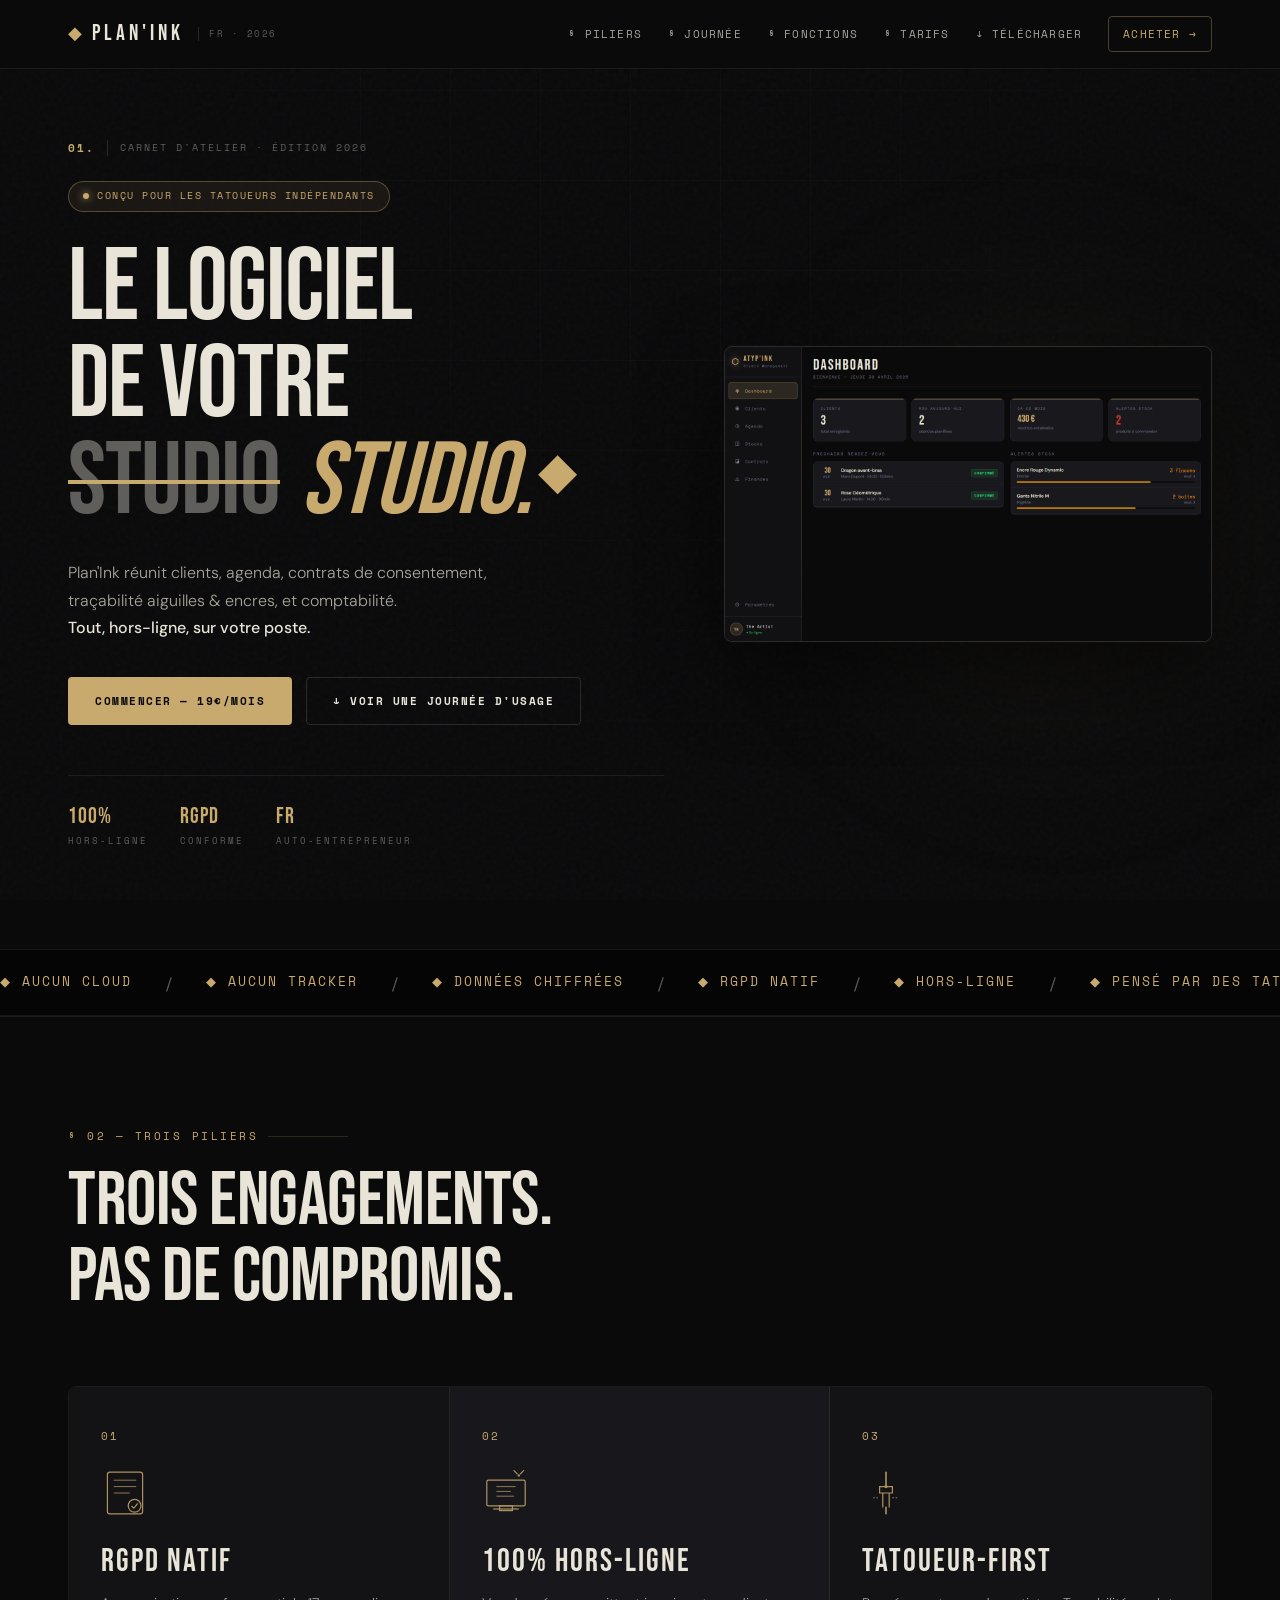
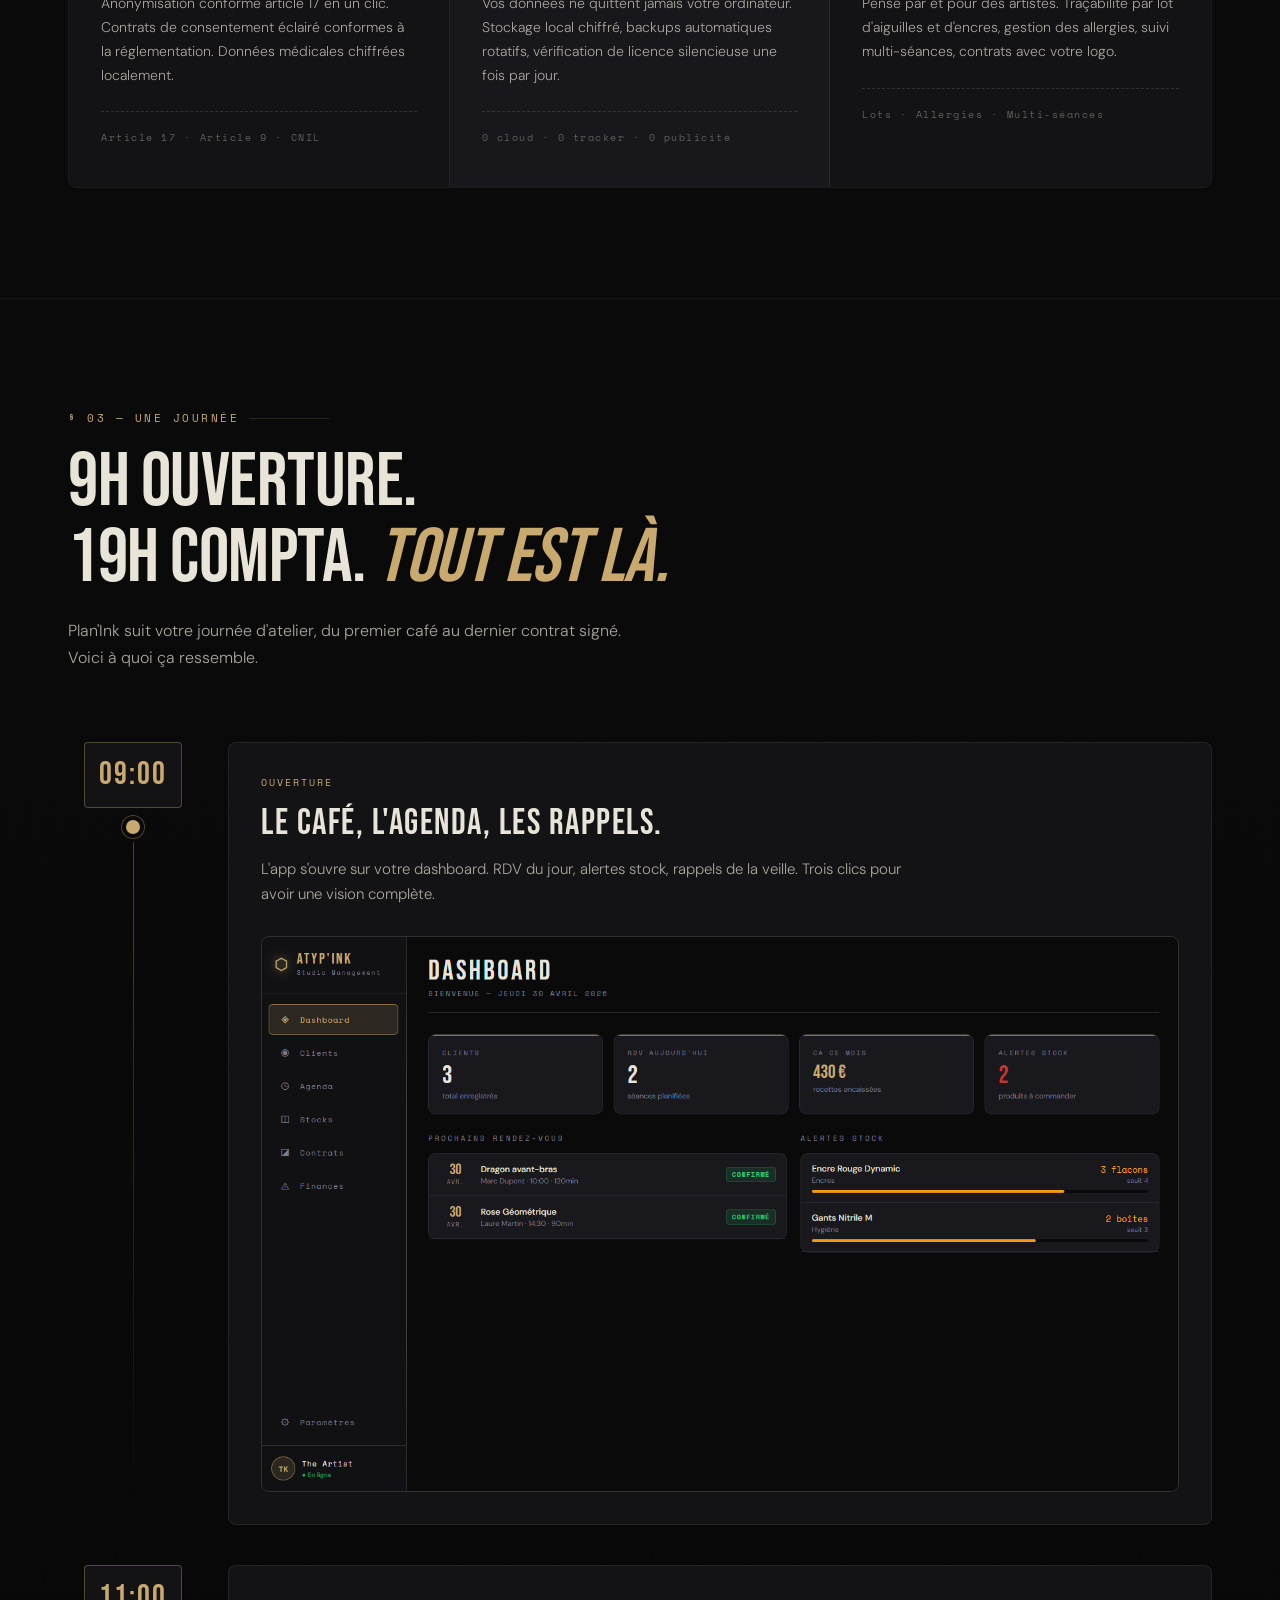
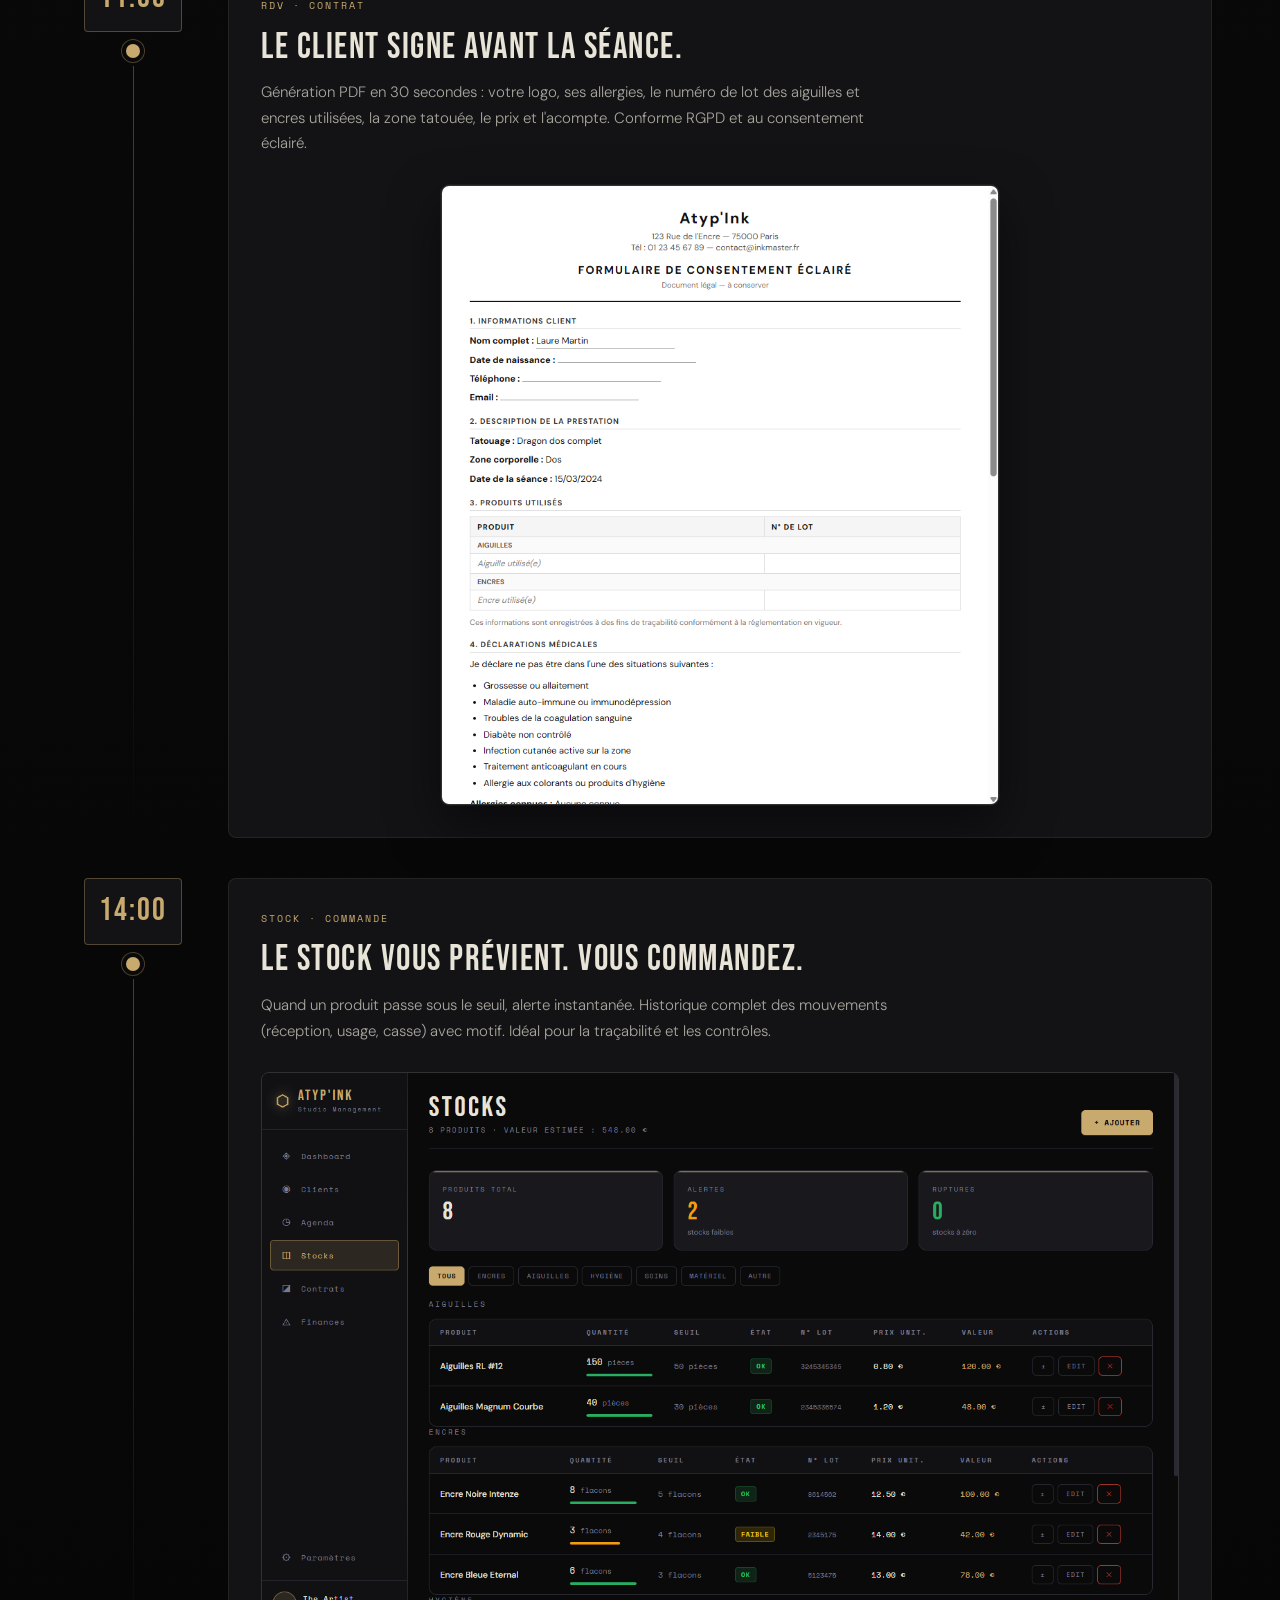
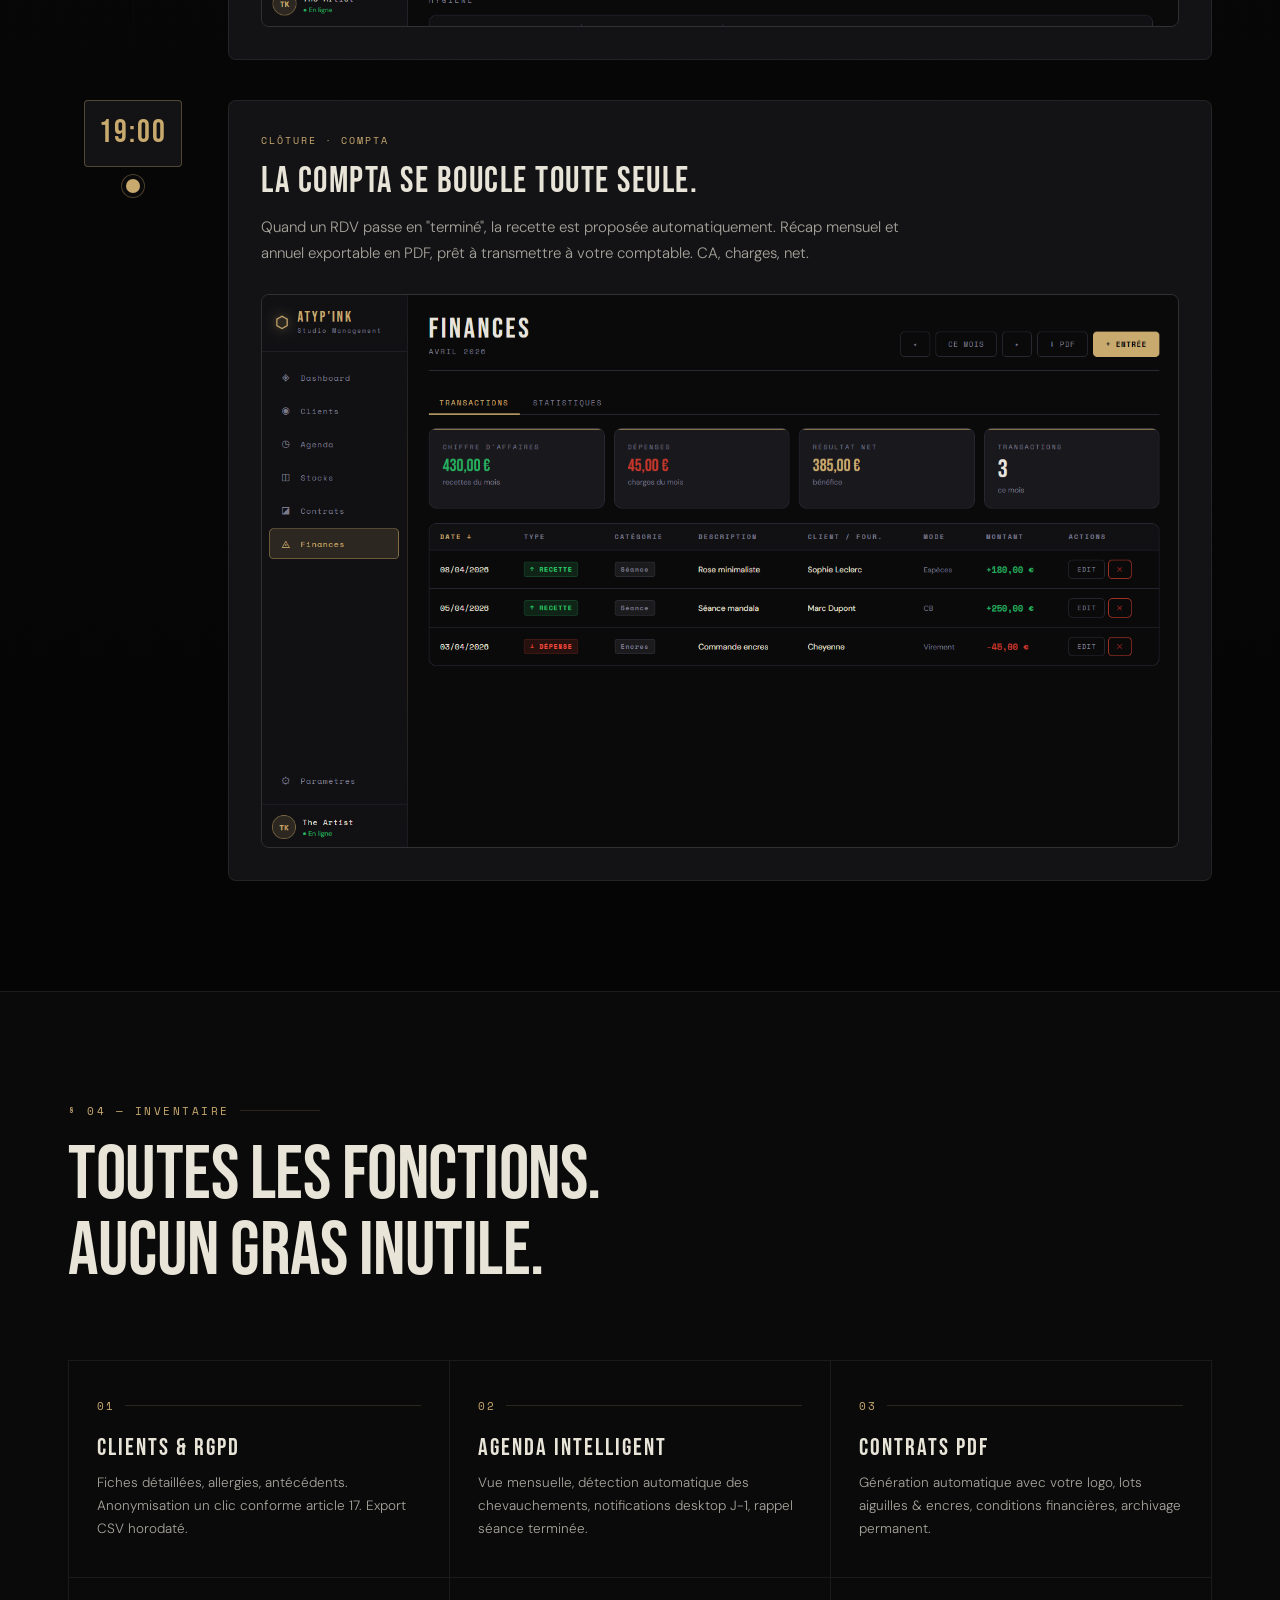
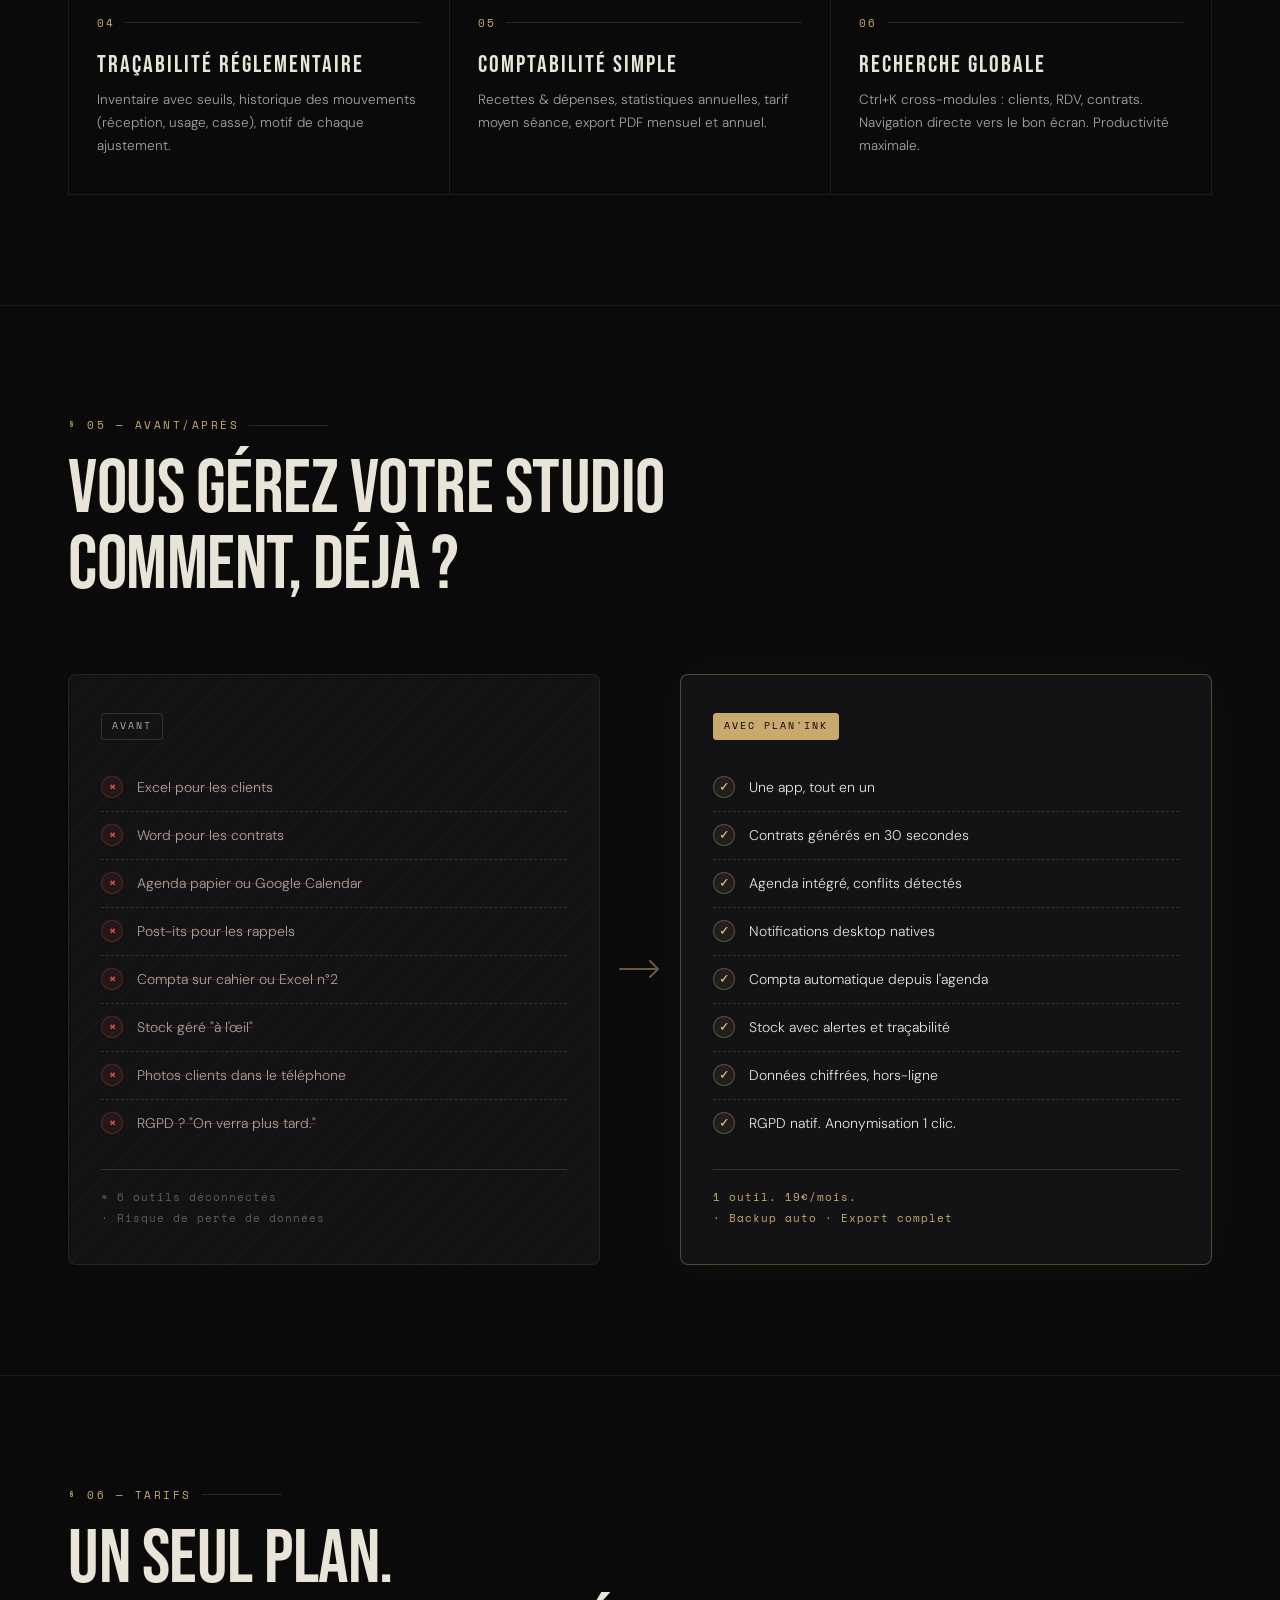
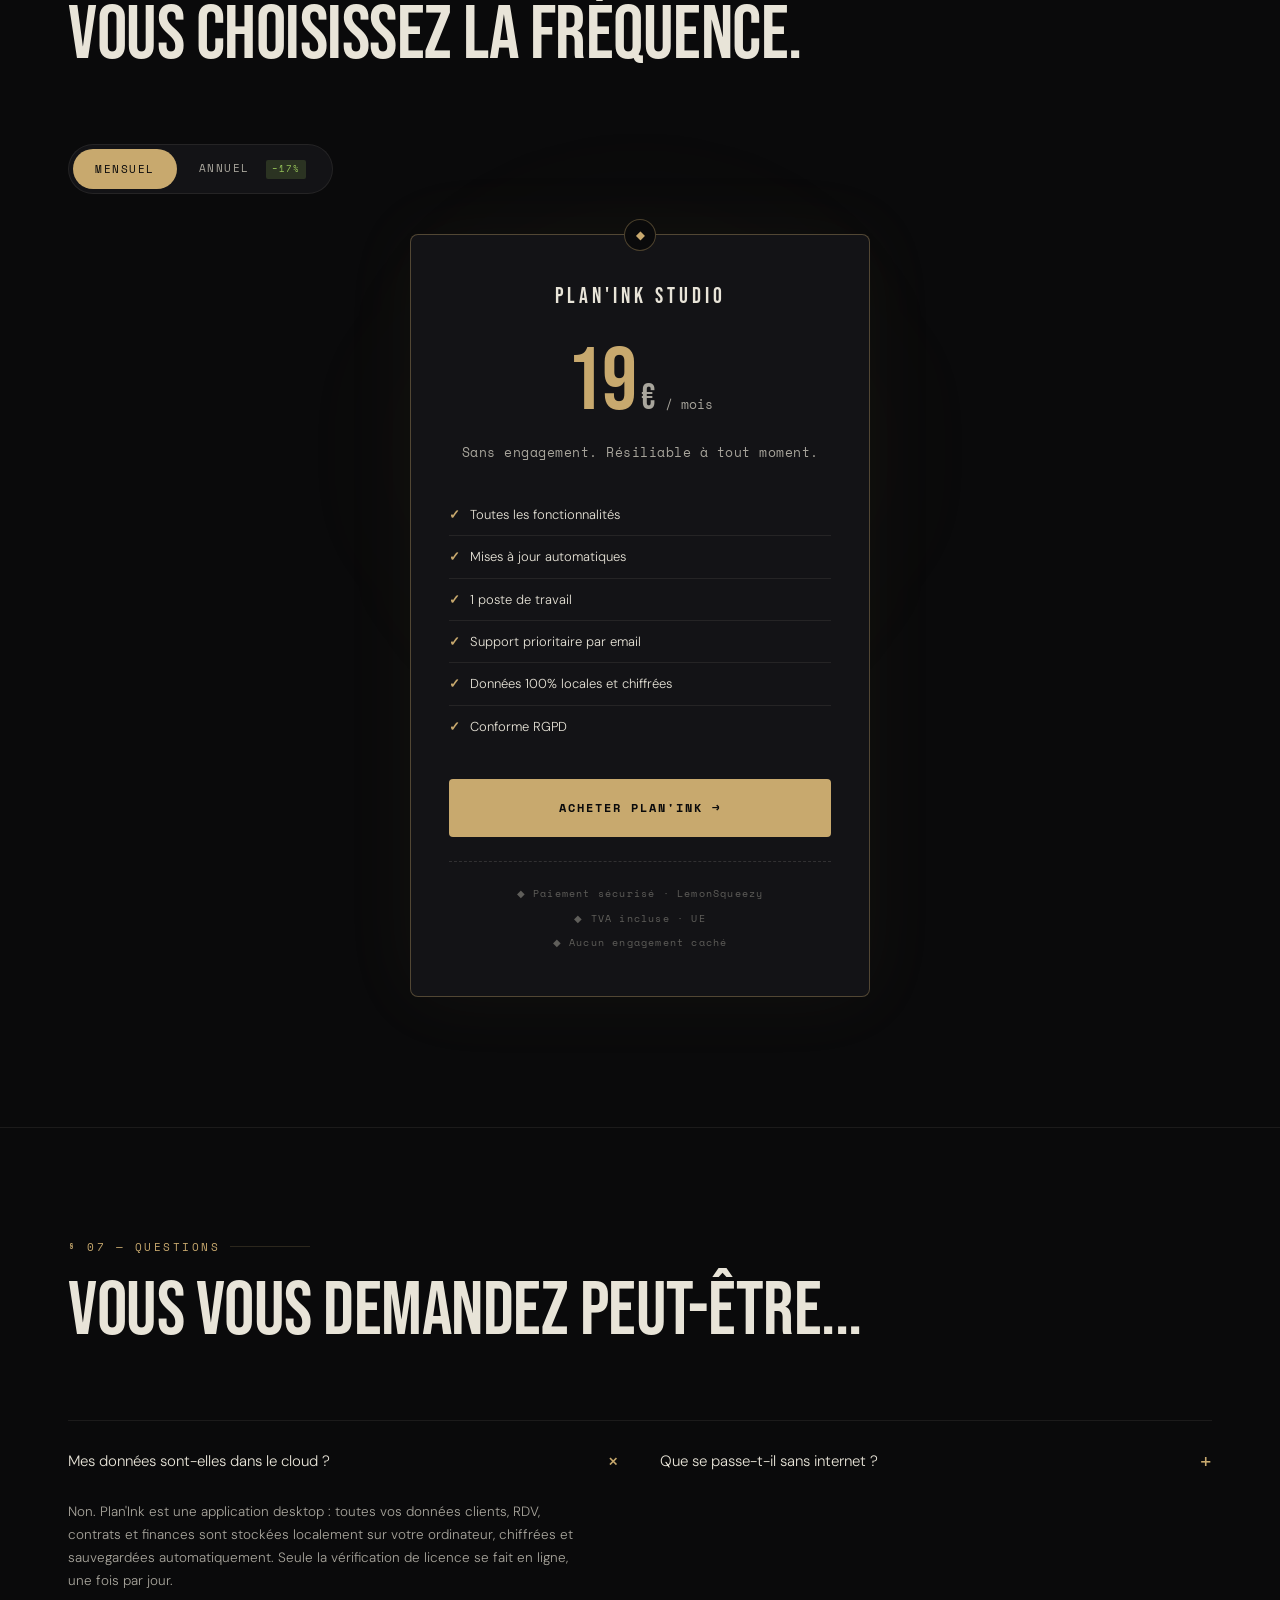
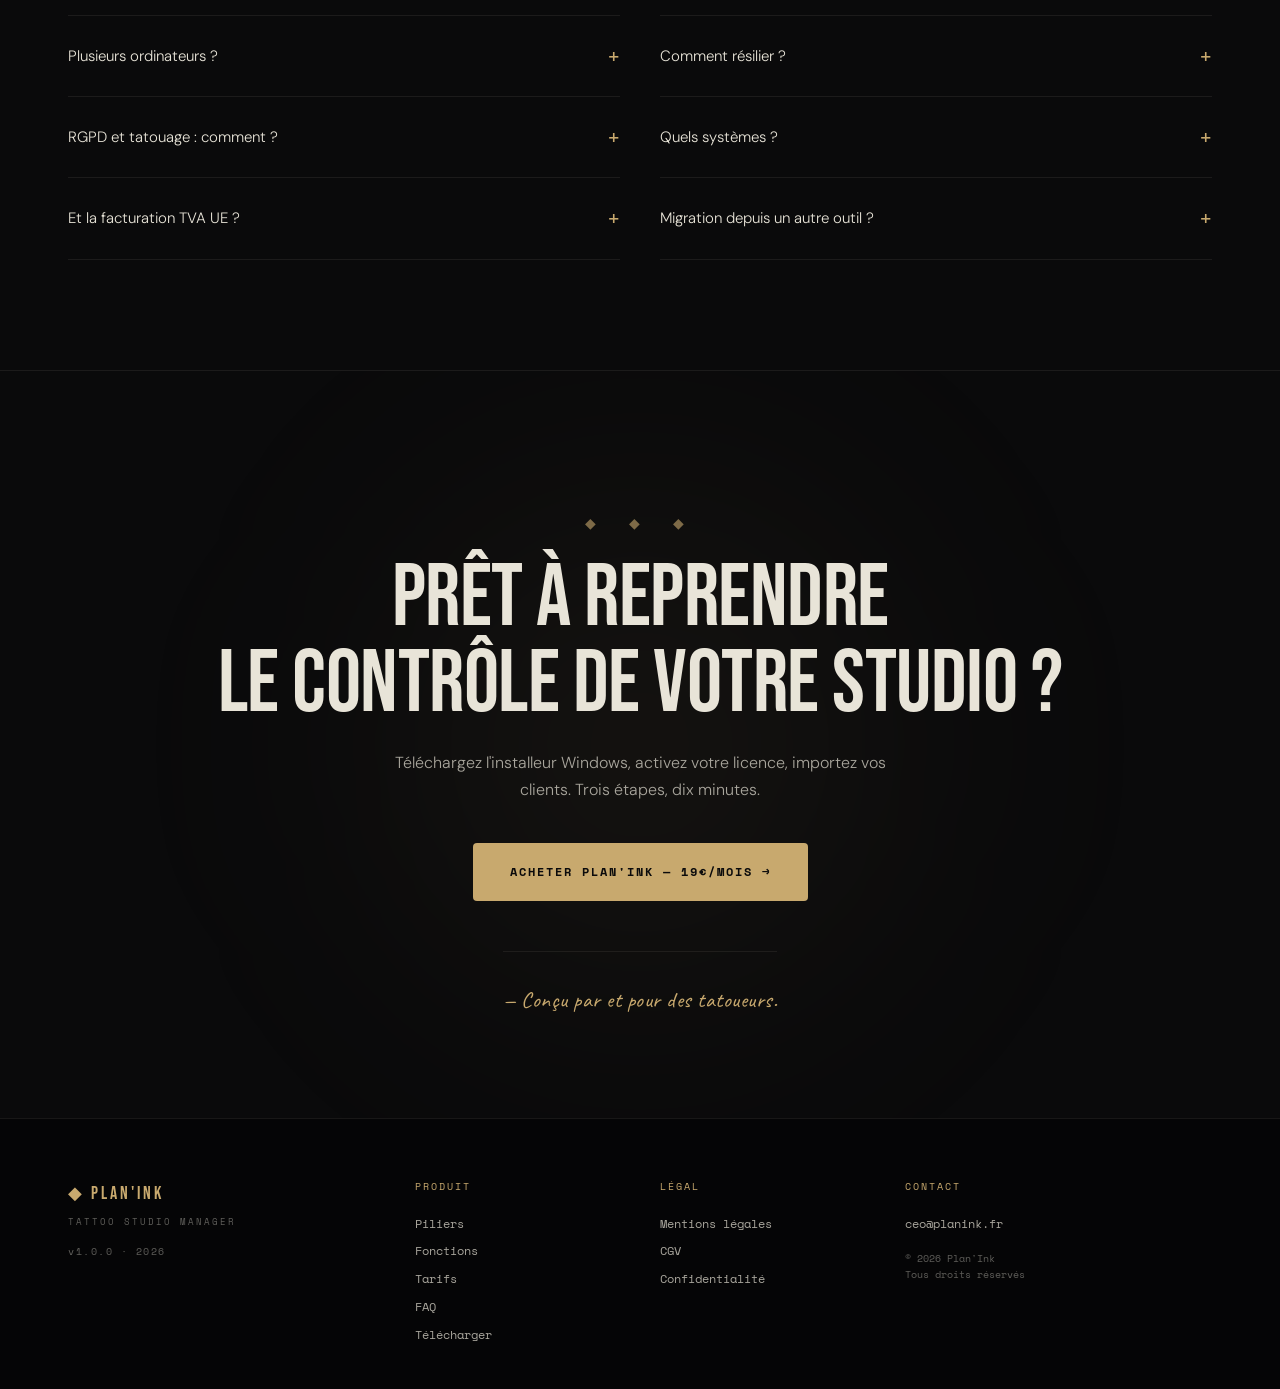
<file: index.html>
<!doctype html>
<html lang="fr">
  <head>
    <meta charset="UTF-8" />
    <meta name="viewport" content="width=device-width, initial-scale=1.0" />
    <title>Plan'Ink — Le logiciel de gestion pour studios de tatouage</title>
    <meta
      name="description"
      content="Plan'Ink. Le logiciel de studio fait par et pour les tatoueurs. Clients RGPD, agenda, contrats de consentement, traçabilité aiguilles et encres, comptabilité. 100% hors-ligne. 19€/mois."
    />
    <meta property="og:title" content="Plan'Ink — Tattoo Studio Manager" />
    <meta
      property="og:description"
      content="Le logiciel de studio fait par et pour des tatoueurs. RGPD, hors-ligne, traçabilité."
    />
    <meta property="og:type" content="website" />

    <link rel="preconnect" href="https://fonts.googleapis.com" />
    <link rel="preconnect" href="https://fonts.gstatic.com" crossorigin />
    <link
      href="https://fonts.googleapis.com/css2?family=Bebas+Neue&family=DM+Sans:wght@300;400;500;700&family=Space+Mono:wght@400;700&family=Caveat:wght@400;500&display=swap"
      rel="stylesheet"
    />

    <link rel="stylesheet" href="style.css" />
  </head>
  <body>
    <div class="noise"></div>
    <div class="grid-bg"></div>

    <!-- ── NAV ────────────────────────────────────────────────── -->
    <nav class="nav">
      <div class="container nav-inner">
        <a href="#" class="nav-logo">
          <span class="logo-mark">◆</span>
          <span class="logo-text">PLAN'INK</span>
          <span class="logo-sub">FR · 2026</span>
        </a>
        <div class="nav-links">
          <a href="#piliers">§ Piliers</a>
          <a href="#journee">§ Journée</a>
          <a href="#fonctions">§ Fonctions</a>
          <a href="#tarifs">§ Tarifs</a>
          <a href="telecharger.html">↓ Télécharger</a>
          <a href="#tarifs" class="nav-cta">Acheter →</a>
        </div>
      </div>
    </nav>

    <!-- ── HERO SPLIT ──────────────────────────────────────────── -->
    <section class="hero">
      <div class="container hero-grid">
        <div class="hero-left">
          <div class="hero-meta-line">
            <span class="hero-num">01.</span>
            <span class="hero-meta-text">CARNET D'ATELIER · ÉDITION 2026</span>
          </div>

          <div class="hero-tagline">
            <span class="hero-tag-dot"></span>
            Conçu pour les tatoueurs indépendants
          </div>

          <h1 class="hero-title">
            Le logiciel<br />
            de votre<br />
            <span class="hero-title-strike">studio</span>
            <span class="hero-title-accent">studio.</span>
          </h1>

          <p class="hero-sub">
            Plan'Ink réunit clients, agenda, contrats de consentement,
            traçabilité aiguilles &amp; encres, et comptabilité.<br />
            <strong>Tout, hors-ligne, sur votre poste.</strong>
          </p>

          <div class="hero-actions">
            <a href="#tarifs" class="btn btn-primary">Commencer — 19€/mois</a>
            <a href="#journee" class="btn btn-ghost"
              >↓ Voir une journée d'usage</a
            >
          </div>

          <div class="hero-trust">
            <div class="hero-trust-item">
              <span class="hero-trust-num">100%</span>
              <span class="hero-trust-lbl">Hors-ligne</span>
            </div>
            <div class="hero-trust-item">
              <span class="hero-trust-num">RGPD</span>
              <span class="hero-trust-lbl">Conforme</span>
            </div>
            <div class="hero-trust-item">
              <span class="hero-trust-num">FR</span>
              <span class="hero-trust-lbl">Auto-entrepreneur</span>
            </div>
          </div>
        </div>

        <!-- Panneau LIVE à droite — l'app en activité -->
        <div class="hero-right">
          <img
            src="assets/hero-app.png"
            alt="Plan'Ink — aperçu de l'application"
            class="capture-hero"
          />
        </div>
      </div>
    </section>

    <!-- ── BANDEAU MARQUEE / réassurance ─────────────────────── -->
    <section class="marquee-band">
      <div class="marquee">
        <div class="marquee-track">
          <span class="m-item">◆ Aucun cloud</span>
          <span class="m-sep">/</span>
          <span class="m-item">◆ Aucun tracker</span>
          <span class="m-sep">/</span>
          <span class="m-item">◆ Données chiffrées</span>
          <span class="m-sep">/</span>
          <span class="m-item">◆ RGPD natif</span>
          <span class="m-sep">/</span>
          <span class="m-item">◆ Hors-ligne</span>
          <span class="m-sep">/</span>
          <span class="m-item">◆ Pensé par des tatoueurs</span>
          <span class="m-sep">/</span>
          <span class="m-item">◆ Aucun cloud</span>
          <span class="m-sep">/</span>
          <span class="m-item">◆ Aucun tracker</span>
          <span class="m-sep">/</span>
          <span class="m-item">◆ Données chiffrées</span>
          <span class="m-sep">/</span>
          <span class="m-item">◆ RGPD natif</span>
          <span class="m-sep">/</span>
          <span class="m-item">◆ Hors-ligne</span>
          <span class="m-sep">/</span>
          <span class="m-item">◆ Pensé par des tatoueurs</span>
          <span class="m-sep">/</span>
        </div>
      </div>
    </section>

    <!-- ── 3 PILIERS ──────────────────────────────────────────── -->
    <section class="pillars" id="piliers">
      <div class="container">
        <div class="section-header">
          <div class="section-eyebrow">§ 02 — TROIS PILIERS</div>
          <h2 class="section-title">
            Trois engagements.<br />Pas de compromis.
          </h2>
        </div>

        <div class="pillars-grid">
          <article class="pillar">
            <div class="pillar-num">01</div>
            <div class="pillar-glyph">
              <svg viewBox="0 0 60 60" width="48" height="48">
                <rect
                  x="8"
                  y="4"
                  width="44"
                  height="52"
                  rx="3"
                  fill="none"
                  stroke="currentColor"
                  stroke-width="1.5"
                />
                <line
                  x1="16"
                  y1="14"
                  x2="44"
                  y2="14"
                  stroke="currentColor"
                  stroke-width="1"
                />
                <line
                  x1="16"
                  y1="22"
                  x2="44"
                  y2="22"
                  stroke="currentColor"
                  stroke-width="1"
                />
                <line
                  x1="16"
                  y1="30"
                  x2="36"
                  y2="30"
                  stroke="currentColor"
                  stroke-width="1"
                />
                <circle
                  cx="42"
                  cy="46"
                  r="8"
                  fill="none"
                  stroke="currentColor"
                  stroke-width="1.5"
                />
                <path
                  d="M38 46 L41 49 L46 43"
                  fill="none"
                  stroke="currentColor"
                  stroke-width="1.5"
                />
              </svg>
            </div>
            <h3>RGPD natif</h3>
            <p>
              Anonymisation conforme article 17 en un clic. Contrats de
              consentement éclairé conformes à la réglementation. Données
              médicales chiffrées localement.
            </p>
            <div class="pillar-foot">
              <span>Article 17</span><span>·</span><span>Article 9</span
              ><span>·</span><span>CNIL</span>
            </div>
          </article>

          <article class="pillar pillar-mid">
            <div class="pillar-num">02</div>
            <div class="pillar-glyph">
              <svg viewBox="0 0 60 60" width="48" height="48">
                <rect
                  x="6"
                  y="14"
                  width="48"
                  height="32"
                  rx="2"
                  fill="none"
                  stroke="currentColor"
                  stroke-width="1.5"
                />
                <rect
                  x="22"
                  y="46"
                  width="16"
                  height="6"
                  fill="none"
                  stroke="currentColor"
                  stroke-width="1.5"
                />
                <line
                  x1="14"
                  y1="50"
                  x2="46"
                  y2="50"
                  stroke="currentColor"
                  stroke-width="1.5"
                />
                <path
                  d="M18 22 L42 22 M18 28 L36 28 M18 34 L40 34"
                  stroke="currentColor"
                  stroke-width="1"
                />
                <line
                  x1="48"
                  y1="6"
                  x2="52"
                  y2="2"
                  stroke="currentColor"
                  stroke-width="1.5"
                  stroke-linecap="round"
                />
                <line
                  x1="44"
                  y1="6"
                  x2="40"
                  y2="2"
                  stroke="currentColor"
                  stroke-width="1.5"
                  stroke-linecap="round"
                />
                <circle cx="46" cy="8" r="1.5" fill="currentColor" />
              </svg>
            </div>
            <h3>100% hors-ligne</h3>
            <p>
              Vos données ne quittent jamais votre ordinateur. Stockage local
              chiffré, backups automatiques rotatifs, vérification de licence
              silencieuse une fois par jour.
            </p>
            <div class="pillar-foot">
              <span>0 cloud</span><span>·</span><span>0 tracker</span
              ><span>·</span><span>0 publicité</span>
            </div>
          </article>

          <article class="pillar">
            <div class="pillar-num">03</div>
            <div class="pillar-glyph">
              <svg viewBox="0 0 60 60" width="48" height="48">
                <path
                  d="M30 4 L30 20"
                  stroke="currentColor"
                  stroke-width="2"
                  stroke-linecap="round"
                />
                <path
                  d="M22 22 L38 22 L38 30 L22 30 Z"
                  fill="none"
                  stroke="currentColor"
                  stroke-width="1.5"
                />
                <line
                  x1="26"
                  y1="30"
                  x2="26"
                  y2="48"
                  stroke="currentColor"
                  stroke-width="1.5"
                />
                <line
                  x1="34"
                  y1="30"
                  x2="34"
                  y2="48"
                  stroke="currentColor"
                  stroke-width="1.5"
                />
                <circle cx="30" cy="22" r="2" fill="currentColor" />
                <line
                  x1="14"
                  y1="36"
                  x2="22"
                  y2="36"
                  stroke="currentColor"
                  stroke-width="1"
                  stroke-dasharray="2 2"
                />
                <line
                  x1="38"
                  y1="36"
                  x2="46"
                  y2="36"
                  stroke="currentColor"
                  stroke-width="1"
                  stroke-dasharray="2 2"
                />
                <line
                  x1="30"
                  y1="48"
                  x2="30"
                  y2="56"
                  stroke="currentColor"
                  stroke-width="2"
                  stroke-linecap="round"
                />
              </svg>
            </div>
            <h3>Tatoueur-first</h3>
            <p>
              Pensé par et pour des artistes. Traçabilité par lot d'aiguilles et
              d'encres, gestion des allergies, suivi multi-séances, contrats
              avec votre logo.
            </p>
            <div class="pillar-foot">
              <span>Lots</span><span>·</span><span>Allergies</span><span>·</span
              ><span>Multi-séances</span>
            </div>
          </article>
        </div>
      </div>
    </section>

    <!-- ── UNE JOURNÉE AVEC PLAN'INK ──────────────────────────── -->
    <section class="day" id="journee">
      <div class="container">
        <div class="section-header">
          <div class="section-eyebrow">§ 03 — UNE JOURNÉE</div>
          <h2 class="section-title">
            9h ouverture.<br />19h compta.
            <span class="section-title-accent">Tout est là.</span>
          </h2>
          <p class="section-lede">
            Plan'Ink suit votre journée d'atelier, du premier café au dernier
            contrat signé. Voici à quoi ça ressemble.
          </p>
        </div>

        <div class="timeline">
          <!-- 09:00 -->
          <article class="time-block">
            <div class="time-spine">
              <div class="time-hour">09:00</div>
              <div class="time-bullet"></div>
              <div class="time-line"></div>
            </div>
            <div class="time-content">
              <div class="time-label">OUVERTURE</div>
              <h3 class="time-title">Le café, l'agenda, les rappels.</h3>
              <p class="time-desc">
                L'app s'ouvre sur votre dashboard. RDV du jour, alertes stock,
                rappels de la veille. Trois clics pour avoir une vision
                complète.
              </p>
              <!-- CAPTURE: dashboard.png -->
              <img
                src="assets/dashboard.png"
                alt="Dashboard Plan'Ink — vue d'ensemble du studio"
                class="capture-timeline"
              />
            </div>
          </article>

          <!-- 11:00 -->
          <article class="time-block">
            <div class="time-spine">
              <div class="time-hour">11:00</div>
              <div class="time-bullet"></div>
              <div class="time-line"></div>
            </div>
            <div class="time-content">
              <div class="time-label">RDV · CONTRAT</div>
              <h3 class="time-title">Le client signe avant la séance.</h3>
              <p class="time-desc">
                Génération PDF en 30 secondes : votre logo, ses allergies, le
                numéro de lot des aiguilles et encres utilisées, la zone
                tatouée, le prix et l'acompte. Conforme RGPD et au consentement
                éclairé.
              </p>
              <!-- CAPTURE: contrat-pdf.png -->
              <img
                src="assets/contrat-pdf.png"
                alt="Contrat de consentement éclairé Plan'Ink"
                class="capture-timeline"
              />
            </div>
          </article>

          <!-- 14:00 -->
          <article class="time-block">
            <div class="time-spine">
              <div class="time-hour">14:00</div>
              <div class="time-bullet"></div>
              <div class="time-line"></div>
            </div>
            <div class="time-content">
              <div class="time-label">STOCK · COMMANDE</div>
              <h3 class="time-title">
                Le stock vous prévient. Vous commandez.
              </h3>
              <p class="time-desc">
                Quand un produit passe sous le seuil, alerte instantanée.
                Historique complet des mouvements (réception, usage, casse) avec
                motif. Idéal pour la traçabilité et les contrôles.
              </p>
              <!-- CAPTURE: stocks.png -->
              <img
                src="assets/stocks.png"
                alt="Gestion des stocks Plan'Ink"
                class="capture-timeline"
              />
            </div>
          </article>

          <!-- 19:00 -->
          <article class="time-block time-block-last">
            <div class="time-spine">
              <div class="time-hour">19:00</div>
              <div class="time-bullet"></div>
            </div>
            <div class="time-content">
              <div class="time-label">CLÔTURE · COMPTA</div>
              <h3 class="time-title">La compta se boucle toute seule.</h3>
              <p class="time-desc">
                Quand un RDV passe en "terminé", la recette est proposée
                automatiquement. Récap mensuel et annuel exportable en PDF, prêt
                à transmettre à votre comptable. CA, charges, net.
              </p>
              <!-- CAPTURE: finances.png -->
              <img
                src="assets/finances.png"
                alt="Finances Plan'Ink — recettes, dépenses, statistiques"
                class="capture-timeline"
              />
            </div>
          </article>
        </div>
      </div>
    </section>

    <!-- ── 6 FONCTIONS — grille dense ─────────────────────────── -->
    <section class="fonctions" id="fonctions">
      <div class="container">
        <div class="section-header">
          <div class="section-eyebrow">§ 04 — INVENTAIRE</div>
          <h2 class="section-title">
            Toutes les fonctions.<br />Aucun gras inutile.
          </h2>
        </div>

        <div class="fn-grid">
          <article class="fn">
            <div class="fn-num">01</div>
            <h3>Clients &amp; RGPD</h3>
            <p>
              Fiches détaillées, allergies, antécédents. Anonymisation un clic
              conforme article 17. Export CSV horodaté.
            </p>
          </article>

          <article class="fn">
            <div class="fn-num">02</div>
            <h3>Agenda intelligent</h3>
            <p>
              Vue mensuelle, détection automatique des chevauchements,
              notifications desktop J-1, rappel séance terminée.
            </p>
          </article>

          <article class="fn">
            <div class="fn-num">03</div>
            <h3>Contrats PDF</h3>
            <p>
              Génération automatique avec votre logo, lots aiguilles &amp;
              encres, conditions financières, archivage permanent.
            </p>
          </article>

          <article class="fn">
            <div class="fn-num">04</div>
            <h3>Traçabilité réglementaire</h3>
            <p>
              Inventaire avec seuils, historique des mouvements (réception,
              usage, casse), motif de chaque ajustement.
            </p>
          </article>

          <article class="fn">
            <div class="fn-num">05</div>
            <h3>Comptabilité simple</h3>
            <p>
              Recettes &amp; dépenses, statistiques annuelles, tarif moyen
              séance, export PDF mensuel et annuel.
            </p>
          </article>

          <article class="fn">
            <div class="fn-num">06</div>
            <h3>Recherche globale</h3>
            <p>
              Ctrl+K cross-modules : clients, RDV, contrats. Navigation directe
              vers le bon écran. Productivité maximale.
            </p>
          </article>
        </div>
      </div>
    </section>

    <!-- ── COMPARATIF AVANT / APRÈS ───────────────────────────── -->
    <section class="versus">
      <div class="container">
        <div class="section-header">
          <div class="section-eyebrow">§ 05 — AVANT/APRÈS</div>
          <h2 class="section-title">
            Vous gérez votre studio<br />comment, déjà ?
          </h2>
        </div>

        <div class="vs-grid">
          <div class="vs-card vs-before">
            <div class="vs-tag">AVANT</div>
            <ul class="vs-list">
              <li><span class="vs-x">×</span>Excel pour les clients</li>
              <li><span class="vs-x">×</span>Word pour les contrats</li>
              <li>
                <span class="vs-x">×</span>Agenda papier ou Google Calendar
              </li>
              <li><span class="vs-x">×</span>Post-its pour les rappels</li>
              <li><span class="vs-x">×</span>Compta sur cahier ou Excel n°2</li>
              <li><span class="vs-x">×</span>Stock géré "à l'œil"</li>
              <li>
                <span class="vs-x">×</span>Photos clients dans le téléphone
              </li>
              <li><span class="vs-x">×</span>RGPD ? "On verra plus tard."</li>
            </ul>
            <div class="vs-foot">
              <span>≈ 6 outils déconnectés</span>
              <span>· Risque de perte de données</span>
            </div>
          </div>

          <div class="vs-arrow">
            <svg viewBox="0 0 60 60" width="60" height="60">
              <line
                x1="10"
                y1="30"
                x2="48"
                y2="30"
                stroke="currentColor"
                stroke-width="2"
                stroke-linecap="round"
              />
              <polyline
                points="40,22 48,30 40,38"
                fill="none"
                stroke="currentColor"
                stroke-width="2"
                stroke-linecap="round"
                stroke-linejoin="round"
              />
            </svg>
          </div>

          <div class="vs-card vs-after">
            <div class="vs-tag vs-tag-after">AVEC PLAN'INK</div>
            <ul class="vs-list">
              <li><span class="vs-check">✓</span>Une app, tout en un</li>
              <li>
                <span class="vs-check">✓</span>Contrats générés en 30 secondes
              </li>
              <li>
                <span class="vs-check">✓</span>Agenda intégré, conflits détectés
              </li>
              <li>
                <span class="vs-check">✓</span>Notifications desktop natives
              </li>
              <li>
                <span class="vs-check">✓</span>Compta automatique depuis
                l'agenda
              </li>
              <li>
                <span class="vs-check">✓</span>Stock avec alertes et traçabilité
              </li>
              <li>
                <span class="vs-check">✓</span>Données chiffrées, hors-ligne
              </li>
              <li>
                <span class="vs-check">✓</span>RGPD natif. Anonymisation 1 clic.
              </li>
            </ul>
            <div class="vs-foot vs-foot-accent">
              <span>1 outil. 19€/mois.</span>
              <span>· Backup auto · Export complet</span>
            </div>
          </div>
        </div>
      </div>
    </section>

    <!-- ── TARIFS — toggle ────────────────────────────────────── -->
    <section class="tarifs" id="tarifs">
      <div class="container">
        <div class="section-header">
          <div class="section-eyebrow">§ 06 — TARIFS</div>
          <h2 class="section-title">
            Un seul plan.<br />Vous choisissez la fréquence.
          </h2>
        </div>

        <div class="price-toggle">
          <button class="pt-btn active" data-period="monthly">Mensuel</button>
          <button class="pt-btn" data-period="yearly">
            Annuel <span class="pt-save">−17%</span>
          </button>
        </div>

        <div class="price-card-wrap">
          <div class="price-card">
            <div class="price-card-mark">
              <span class="hero-num">◆</span>
            </div>

            <div class="price-card-name">PLAN'INK STUDIO</div>

            <div class="price-card-price">
              <span class="price-amount" data-monthly="19" data-yearly="190"
                >19</span
              >
              <span class="price-currency">€</span>
              <span
                class="price-period"
                data-monthly="/ mois"
                data-yearly="/ an"
                >/ mois</span
              >
            </div>

            <div class="price-card-equiv" data-yearly-show>
              <span class="price-equiv-text"
                >Soit <strong>15,83 € / mois</strong> · 2 mois offerts.</span
              >
            </div>

            <div class="price-card-equiv-empty" data-monthly-show>
              <span>Sans engagement. Résiliable à tout moment.</span>
            </div>

            <ul class="price-card-feats">
              <li>
                <span class="feat-check">✓</span> Toutes les fonctionnalités
              </li>
              <li>
                <span class="feat-check">✓</span> Mises à jour automatiques
              </li>
              <li><span class="feat-check">✓</span> 1 poste de travail</li>
              <li>
                <span class="feat-check">✓</span> Support prioritaire par email
              </li>
              <li>
                <span class="feat-check">✓</span> Données 100% locales et
                chiffrées
              </li>
              <li><span class="feat-check">✓</span> Conforme RGPD</li>
            </ul>

            <a
              href="https://planink.lemonsqueezy.com/checkout/buy/8e9ebadd-4347-40b0-a038-c687fb14c3de"
              class="btn btn-primary btn-block btn-large"
              id="cta-buy"
              data-monthly-href="https://planink.lemonsqueezy.com/checkout/buy/8e9ebadd-4347-40b0-a038-c687fb14c3de"
              data-yearly-href="https://planink.lemonsqueezy.com/checkout/buy/8e9ebadd-4347-40b0-a038-c687fb14c3de"
            >
              Acheter Plan'Ink →
            </a>

            <div class="price-card-trust">
              <span>◆ Paiement sécurisé · LemonSqueezy</span>
              <span>◆ TVA incluse · UE</span>
              <span>◆ Aucun engagement caché</span>
            </div>
          </div>
        </div>
      </div>
    </section>

    <!-- ── FAQ 2 colonnes ─────────────────────────────────────── -->
    <section class="faq" id="faq">
      <div class="container">
        <div class="section-header">
          <div class="section-eyebrow">§ 07 — QUESTIONS</div>
          <h2 class="section-title">Vous vous demandez peut-être...</h2>
        </div>

        <div class="faq-grid">
          <details class="faq-item" open>
            <summary>
              <span class="faq-q">Mes données sont-elles dans le cloud ?</span>
              <span class="faq-icon">+</span>
            </summary>
            <p>
              Non. Plan'Ink est une application desktop : toutes vos données
              clients, RDV, contrats et finances sont stockées localement sur
              votre ordinateur, chiffrées et sauvegardées automatiquement. Seule
              la vérification de licence se fait en ligne, une fois par jour.
            </p>
          </details>

          <details class="faq-item">
            <summary>
              <span class="faq-q">Que se passe-t-il sans internet ?</span>
              <span class="faq-icon">+</span>
            </summary>
            <p>
              Plan'Ink fonctionne entièrement hors-ligne. La vérification de
              licence est mise en cache 24 heures, puis tolérée 7 jours sans
              connexion. Vous travaillez sans interruption en cas de panne
              réseau.
            </p>
          </details>

          <details class="faq-item">
            <summary>
              <span class="faq-q">Plusieurs ordinateurs ?</span>
              <span class="faq-icon">+</span>
            </summary>
            <p>
              Une licence couvre 1 poste. Si vous travaillez sur plusieurs
              machines, contactez-nous : nous étendons la licence sur demande
              pour les studios avec plusieurs artistes.
            </p>
          </details>

          <details class="faq-item">
            <summary>
              <span class="faq-q">Comment résilier ?</span>
              <span class="faq-icon">+</span>
            </summary>
            <p>
              Le plan mensuel n'a aucun engagement. Vous gardez l'accès jusqu'à
              la fin de la période payée. Vos données restent sur votre
              ordinateur même après résiliation, exportables à tout moment.
            </p>
          </details>

          <details class="faq-item">
            <summary>
              <span class="faq-q">RGPD et tatouage : comment ?</span>
              <span class="faq-icon">+</span>
            </summary>
            <p>
              Vos données ne sont jamais transmises à des tiers. La fonction
              d'anonymisation respecte le droit à l'effacement (article 17). Les
              contrats de consentement éclairé sont générés selon les
              obligations réglementaires applicables aux studios de tatouage.
            </p>
          </details>

          <details class="faq-item">
            <summary>
              <span class="faq-q">Quels systèmes ?</span>
              <span class="faq-icon">+</span>
            </summary>
            <p>
              Pour le moment, Plan'Ink est disponible sur Windows 10 et 11. Les
              versions macOS et Linux sont prévues dans une prochaine mise à
              jour majeure.
            </p>
          </details>

          <details class="faq-item">
            <summary>
              <span class="faq-q">Et la facturation TVA UE ?</span>
              <span class="faq-icon">+</span>
            </summary>
            <p>
              Plan'Ink est facturé via LemonSqueezy, qui agit comme Merchant of
              Record. Ils gèrent automatiquement la TVA selon votre pays. Une
              facture conforme vous est transmise à chaque paiement.
            </p>
          </details>

          <details class="faq-item">
            <summary>
              <span class="faq-q">Migration depuis un autre outil ?</span>
              <span class="faq-icon">+</span>
            </summary>
            <p>
              Vous pouvez importer vos clients depuis un fichier CSV au premier
              lancement. Pour les contrats et l'historique, contactez-nous : on
              peut souvent automatiser une migration depuis Excel ou un autre
              logiciel.
            </p>
          </details>
        </div>
      </div>
    </section>

    <!-- ── CTA FINAL ─────────────────────────────────────────── -->
    <section class="final-cta">
      <div class="final-cta-noise"></div>
      <div class="container">
        <div class="final-cta-mark">◆ ◆ ◆</div>
        <h2 class="final-cta-title">
          Prêt à reprendre<br />
          le contrôle de votre studio ?
        </h2>
        <p class="final-cta-sub">
          Téléchargez l'installeur Windows, activez votre licence, importez vos
          clients. Trois étapes, dix minutes.
        </p>
        <div class="final-cta-actions">
          <a href="#tarifs" class="btn btn-primary btn-large"
            >Acheter Plan'Ink — 19€/mois →</a
          >
        </div>
        <div class="final-cta-sig">
          <span class="sig-line">— Conçu par et pour des tatoueurs.</span>
        </div>
      </div>
    </section>

    <!-- ── FOOTER ─────────────────────────────────────────────── -->
    <footer class="footer">
      <div class="container footer-inner">
        <div class="footer-col footer-brand">
          <div class="footer-logo">
            <span class="logo-mark">◆</span> PLAN'INK
          </div>
          <div class="footer-tagline">Tattoo Studio Manager</div>
          <div class="footer-version">v1.0.0 · 2026</div>
        </div>
        <div class="footer-col">
          <div class="footer-col-title">Produit</div>
          <a href="#piliers">Piliers</a>
          <a href="#fonctions">Fonctions</a>
          <a href="#tarifs">Tarifs</a>
          <a href="#faq">FAQ</a>
          <a href="telecharger.html">Télécharger</a>
        </div>
        <div class="footer-col">
          <div class="footer-col-title">Légal</div>
          <a href="mentions-legales.html">Mentions légales</a>
          <a href="cgv.html">CGV</a>
          <a href="privacy.html">Confidentialité</a>
        </div>
        <div class="footer-col">
          <div class="footer-col-title">Contact</div>
          <a href="mailto:contact@planink.fr">ceo@planink.fr</a>
          <div class="footer-meta">
            © 2026 Plan'Ink<br />Tous droits réservés
          </div>
        </div>
      </div>
    </footer>

    <script>
      // ── FAQ accordion ─────────────────────────────────────
      document.querySelectorAll(".faq-item").forEach((item) => {
        item.addEventListener("toggle", () => {
          if (item.open) {
            document.querySelectorAll(".faq-item").forEach((other) => {
              if (other !== item) other.removeAttribute("open");
            });
          }
        });
      });

      // ── Smooth scroll ─────────────────────────────────────
      document.querySelectorAll('a[href^="#"]').forEach((a) => {
        a.addEventListener("click", (e) => {
          const target = document.querySelector(a.getAttribute("href"));
          if (target) {
            e.preventDefault();
            target.scrollIntoView({ behavior: "smooth", block: "start" });
          }
        });
      });

      // ── Toggle pricing mensuel/annuel ─────────────────────
      const ptBtns = document.querySelectorAll(".pt-btn");
      const priceAmt = document.querySelector(".price-amount");
      const pricePer = document.querySelector(".price-period");
      const ctaBuy = document.getElementById("cta-buy");

      ptBtns.forEach((btn) => {
        btn.addEventListener("click", () => {
          const period = btn.dataset.period;
          ptBtns.forEach((b) => b.classList.toggle("active", b === btn));

          priceAmt.textContent = priceAmt.dataset[period];
          pricePer.textContent = pricePer.dataset[period];
          ctaBuy.href = ctaBuy.dataset[period + "Href"];

          document.querySelectorAll("[data-monthly-show]").forEach((el) => {
            el.style.display = period === "monthly" ? "" : "none";
          });
          document.querySelectorAll("[data-yearly-show]").forEach((el) => {
            el.style.display = period === "yearly" ? "" : "none";
          });
        });
      });

      // Init affichage
      document.querySelectorAll("[data-yearly-show]").forEach((el) => {
        el.style.display = "none";
      });
    </script>
  </body>
</html>
</file>
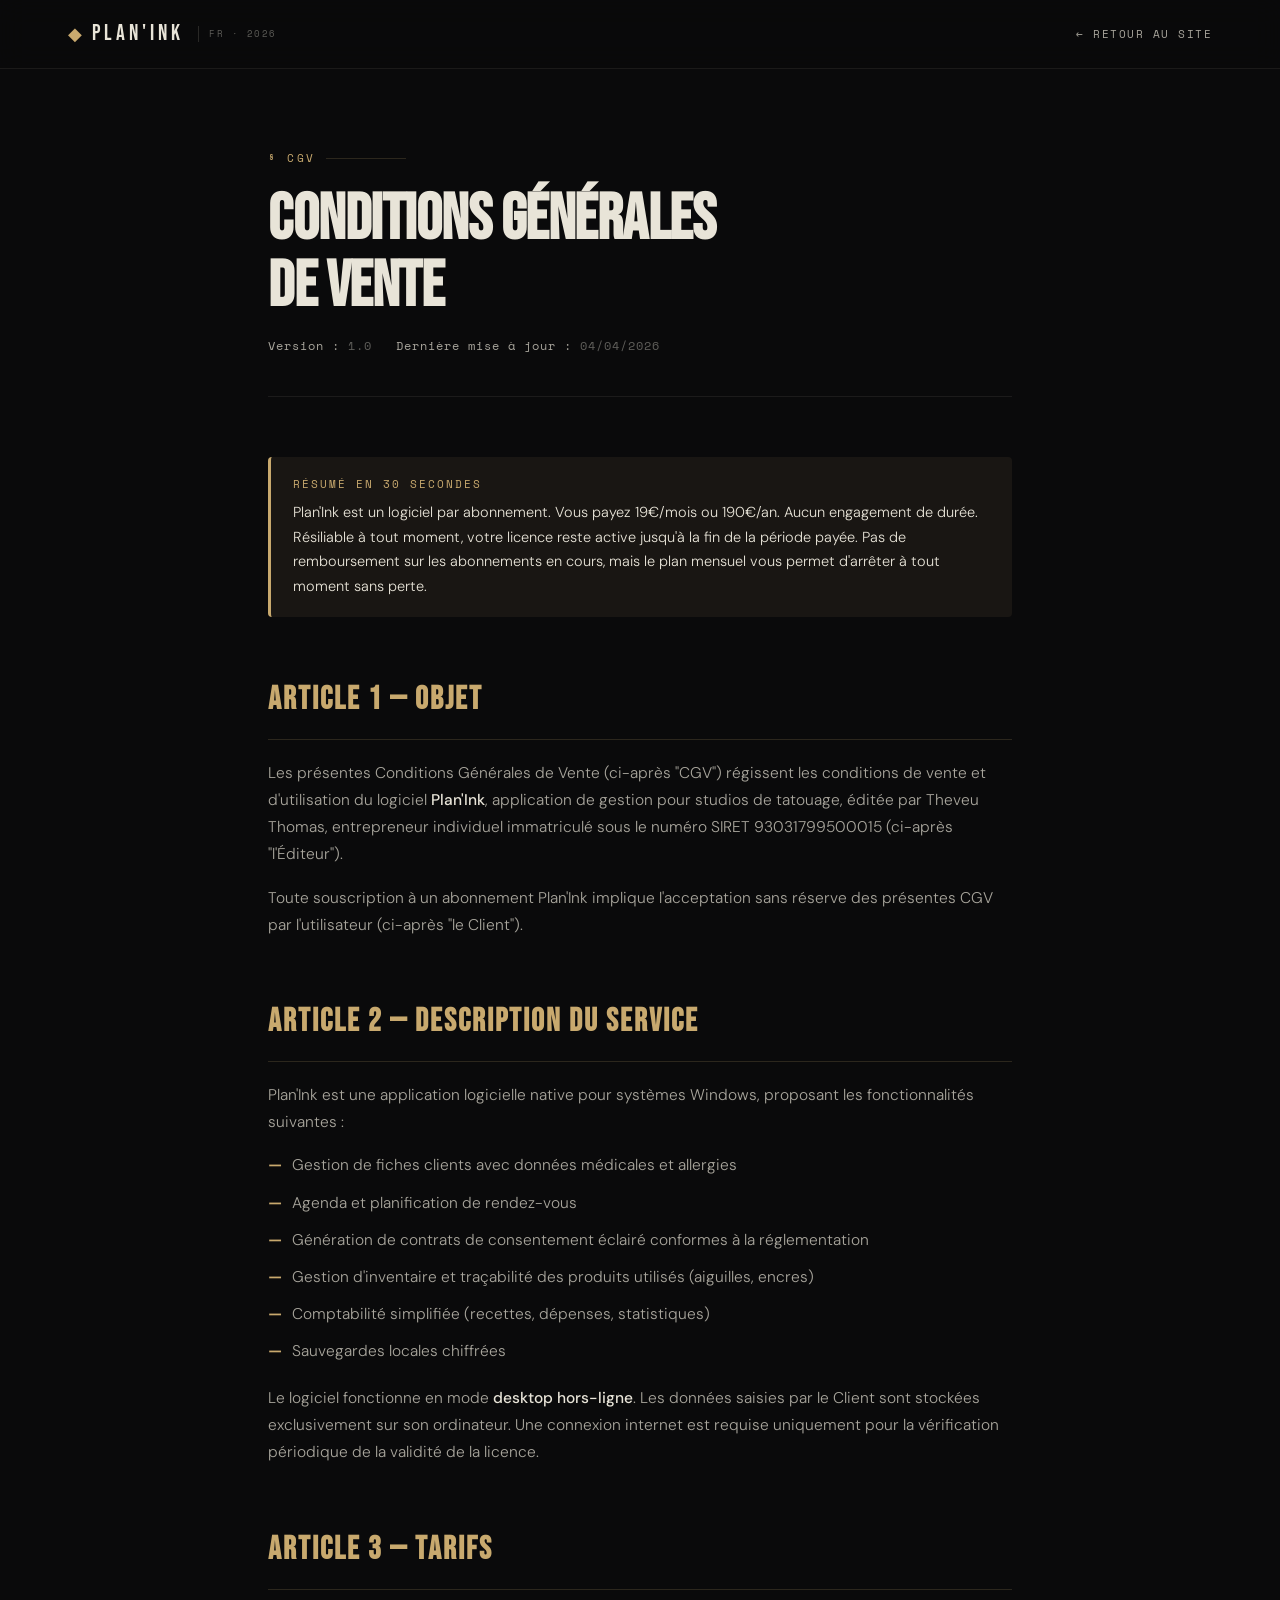
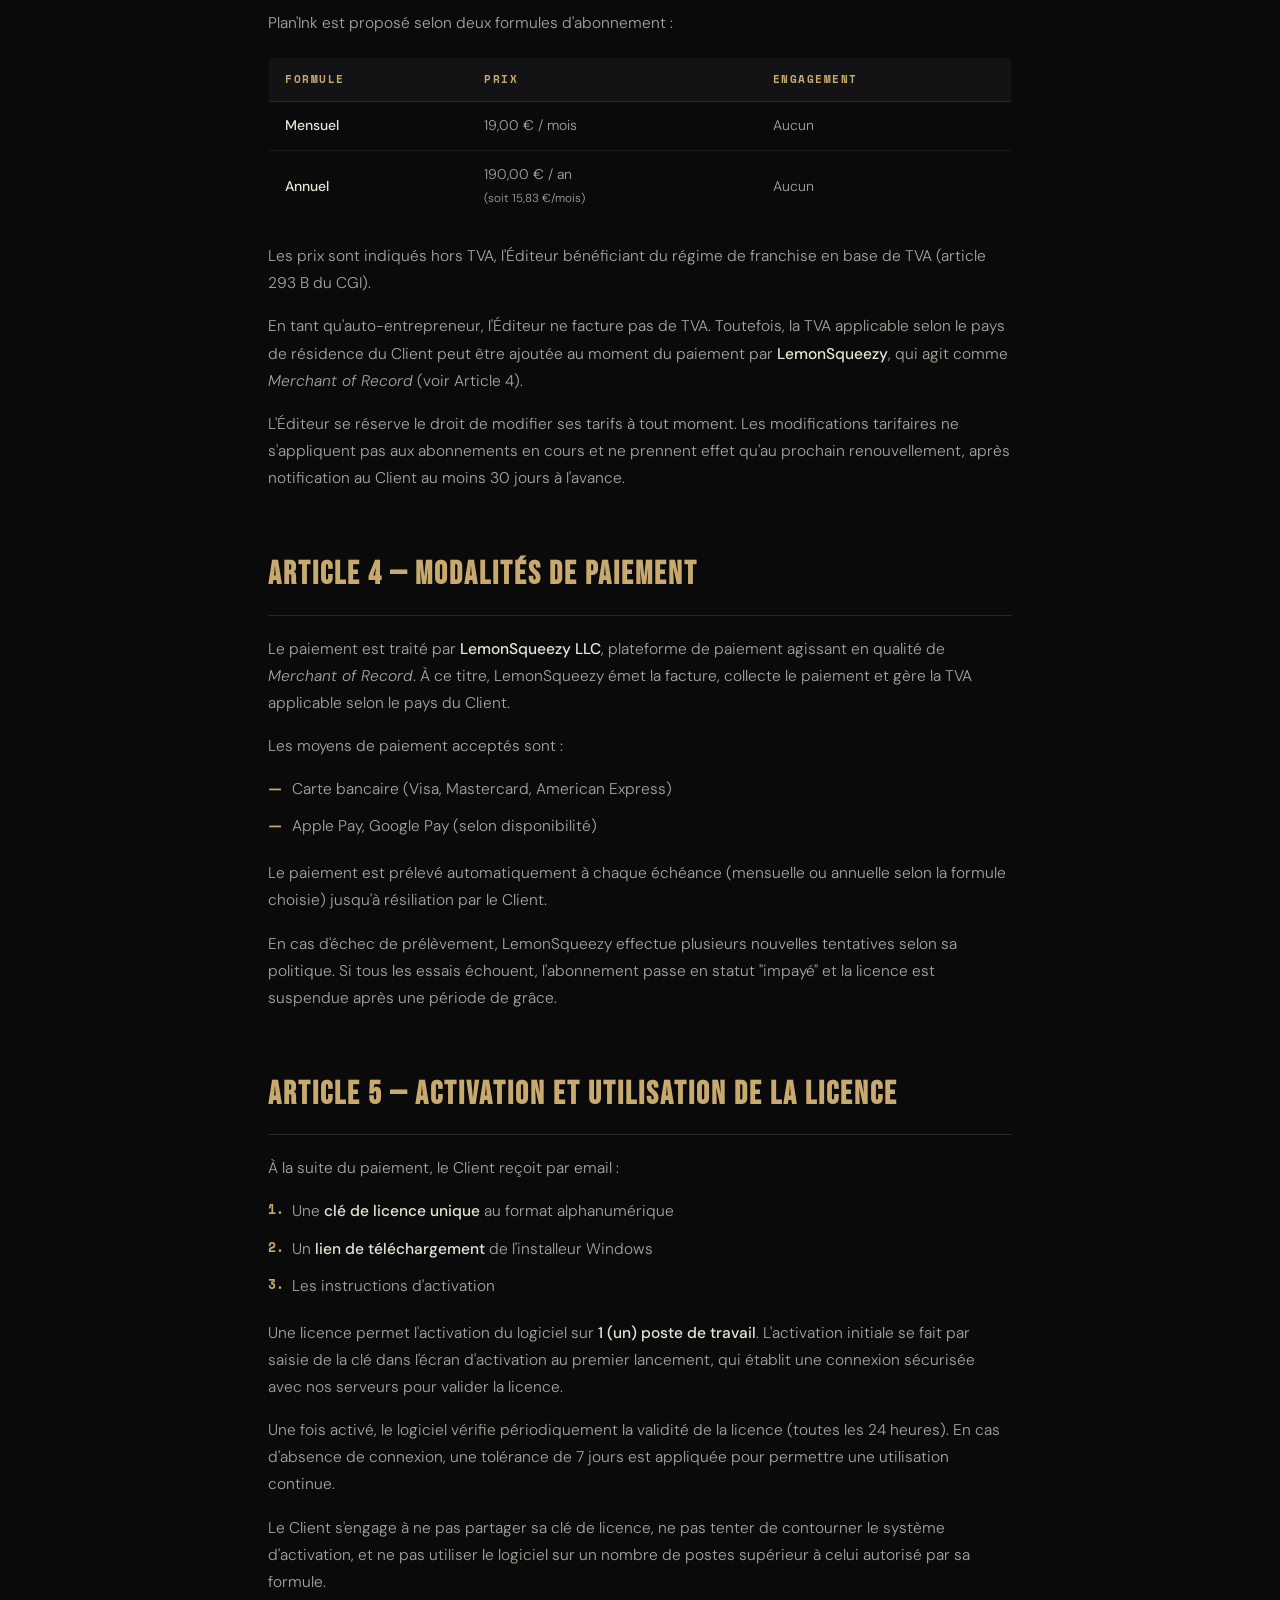
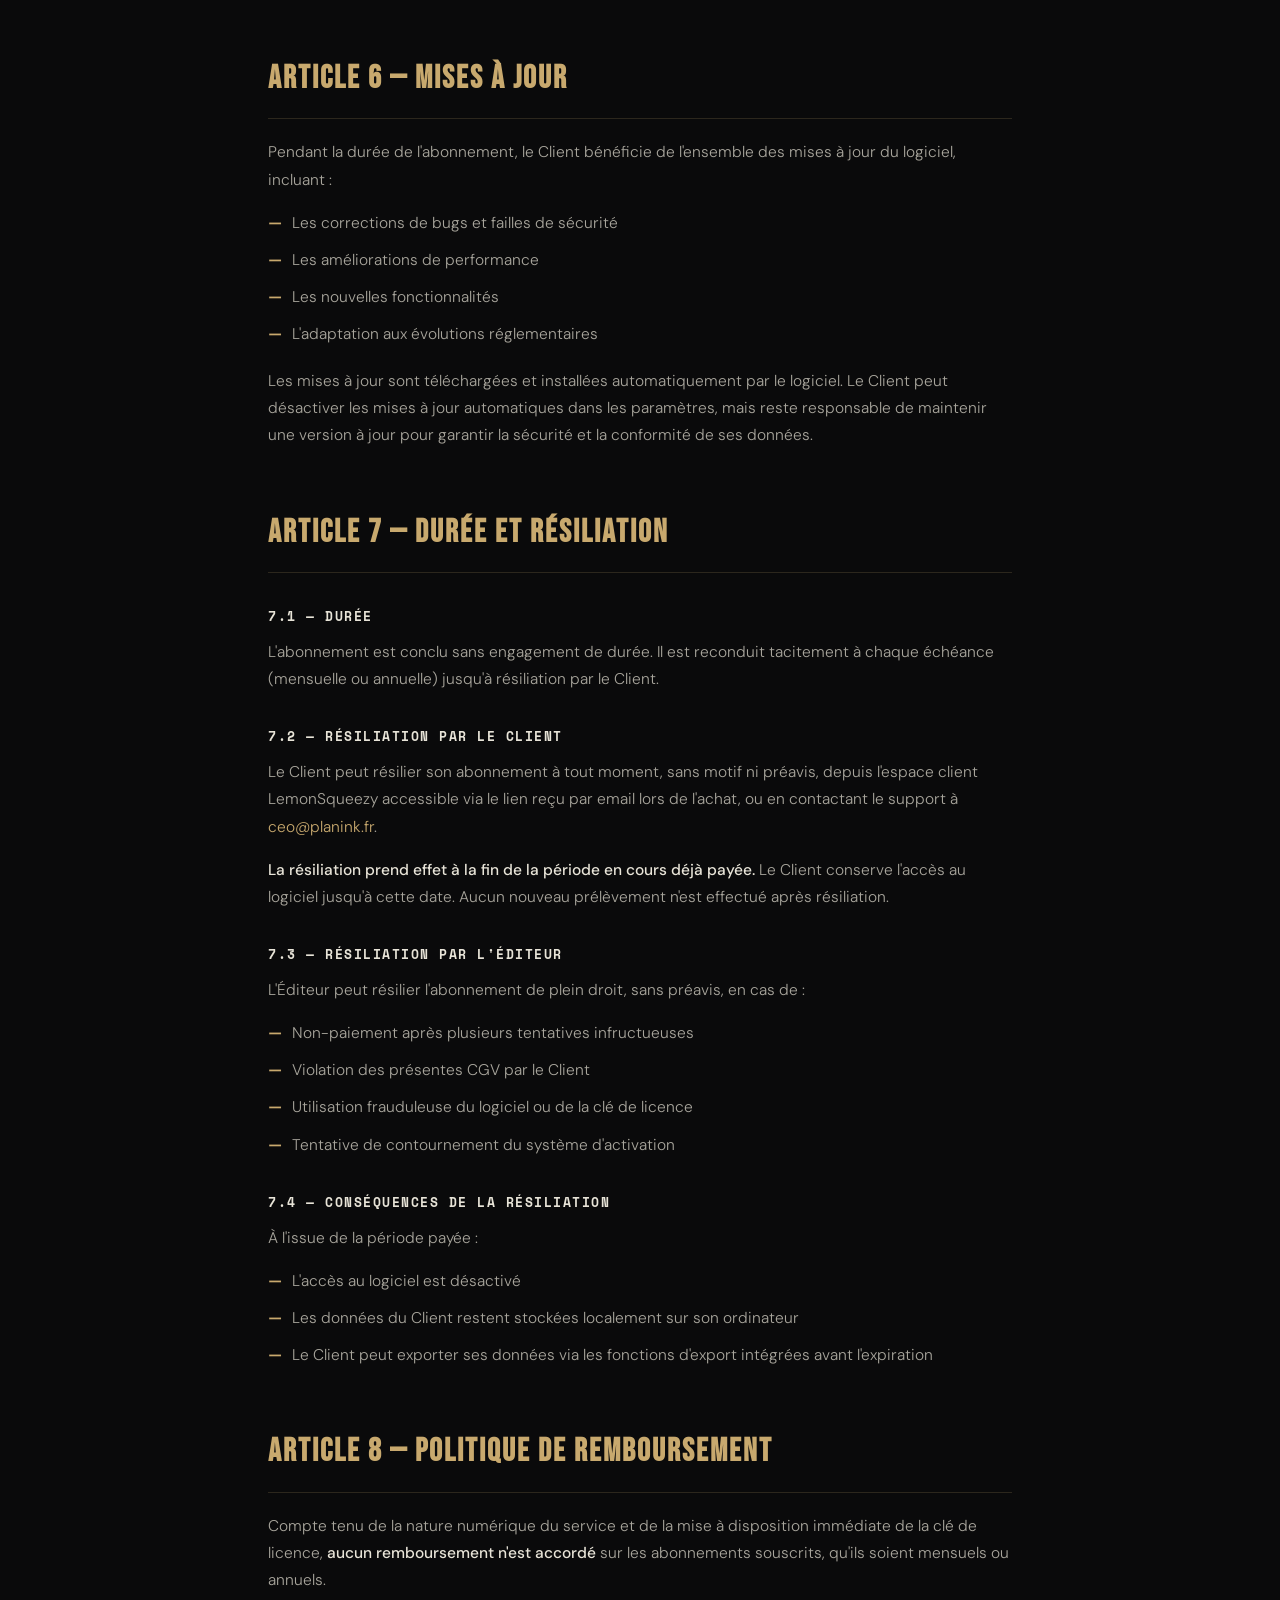
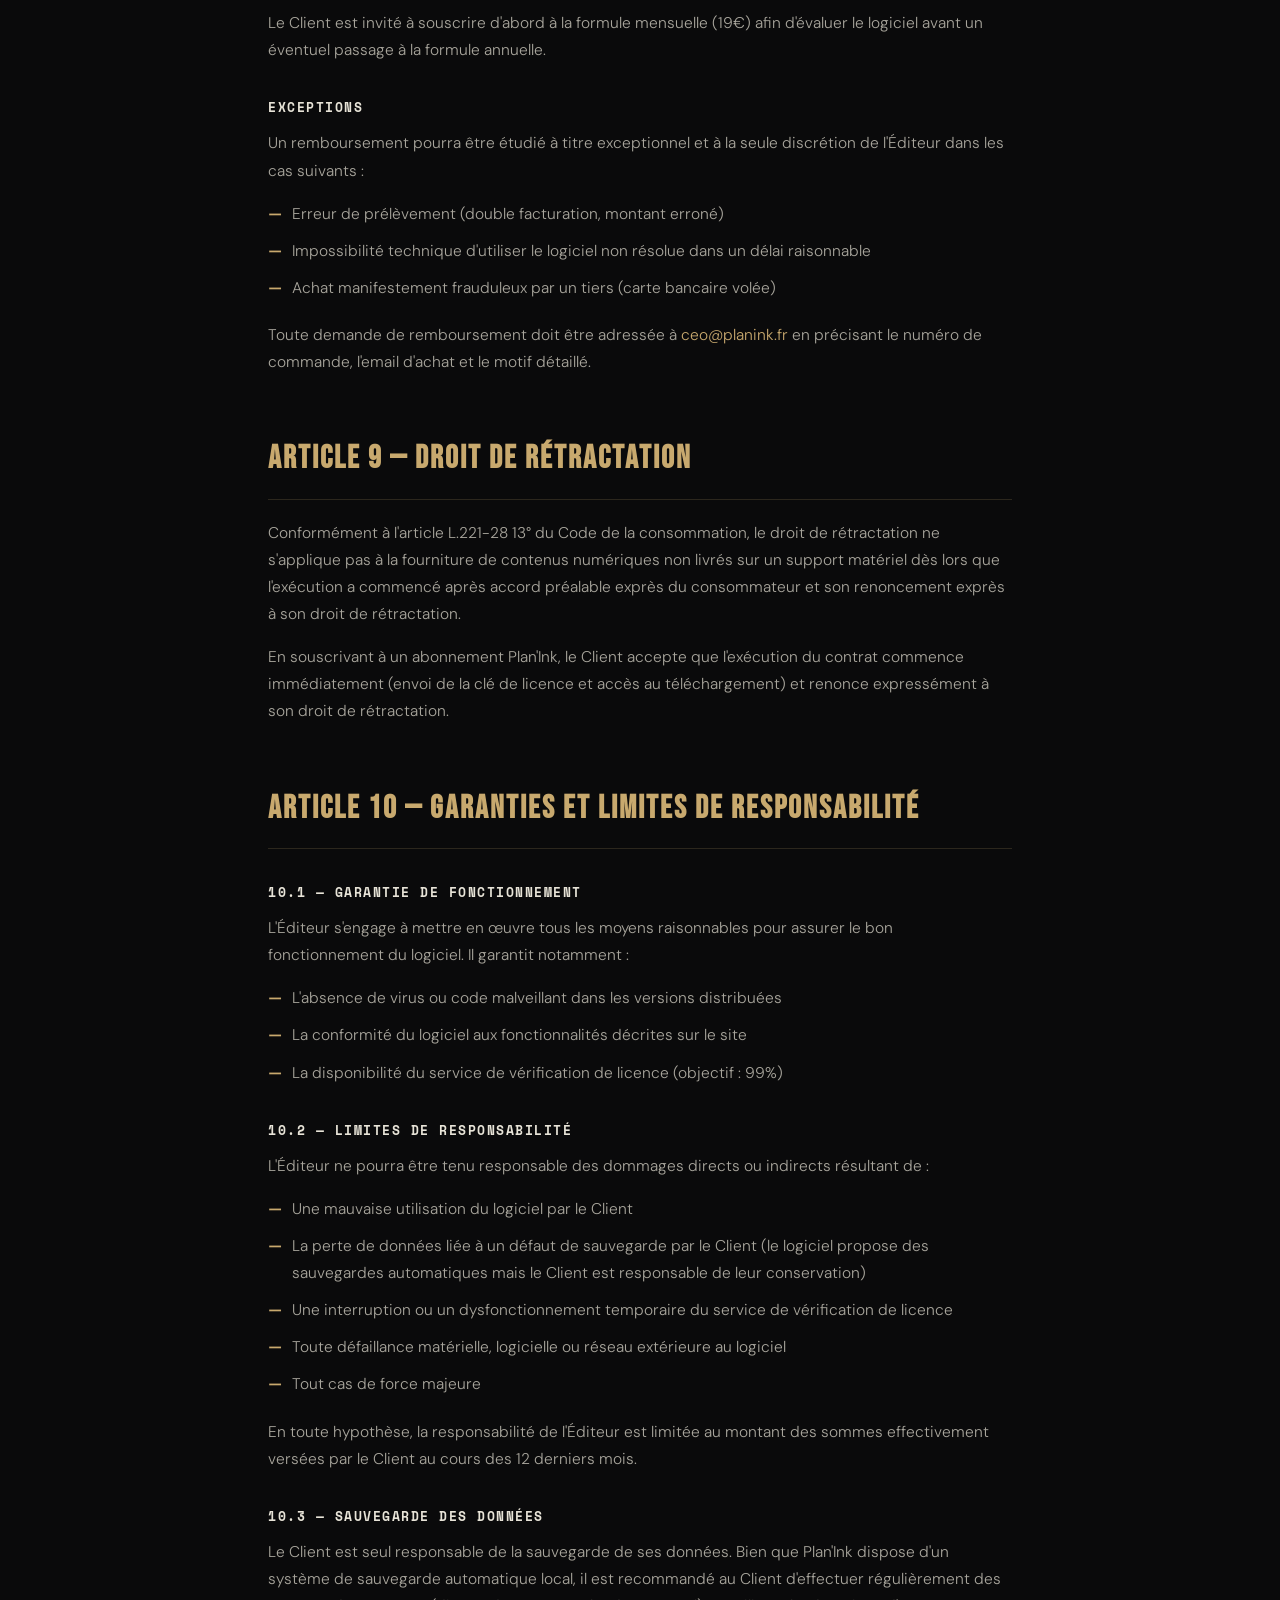
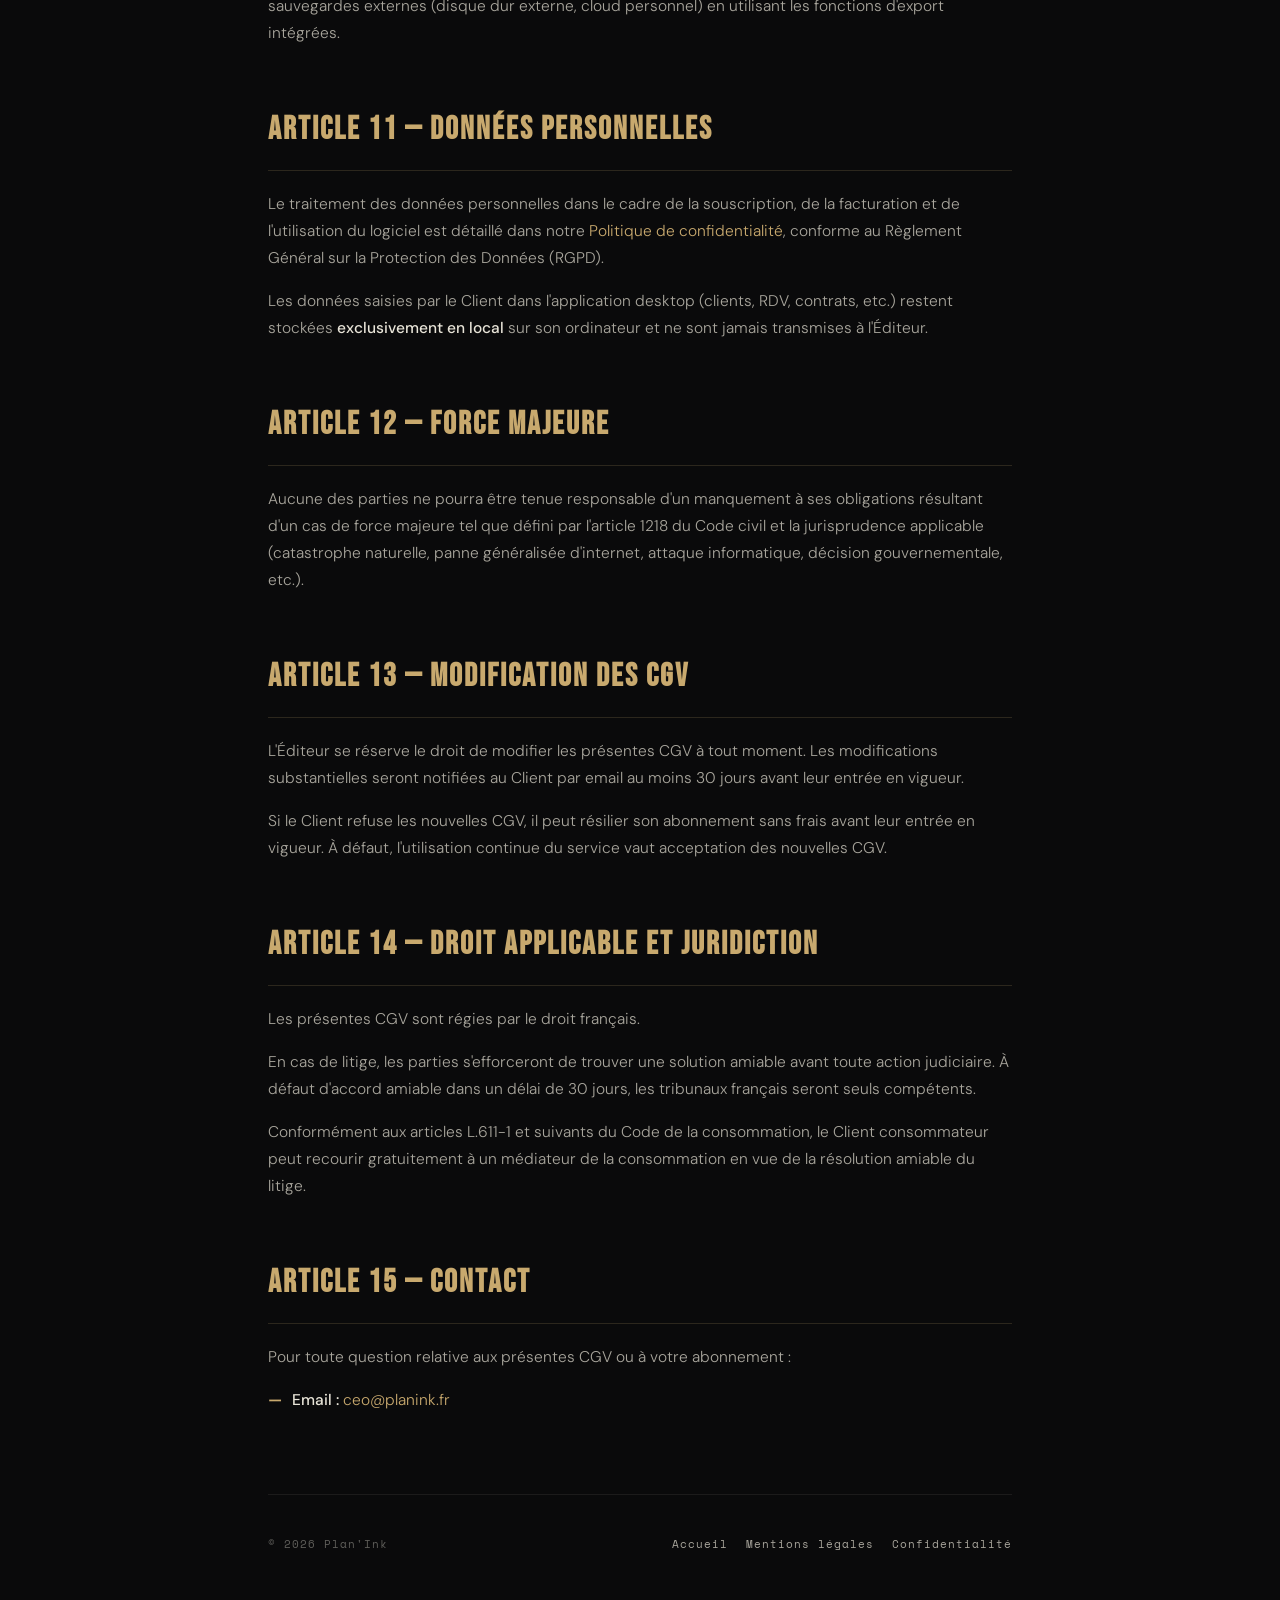
<file: cgv.html>
<!doctype html>
<html lang="fr">
  <head>
    <meta charset="UTF-8" />
    <meta name="viewport" content="width=device-width, initial-scale=1.0" />
    <title>Conditions Générales de Vente — Plan'Ink</title>
    <meta
      name="description"
      content="Conditions Générales de Vente du logiciel Plan'Ink. Abonnement, paiement, résiliation, garanties."
    />
    <meta name="robots" content="index, follow" />

    <link rel="preconnect" href="https://fonts.googleapis.com" />
    <link rel="preconnect" href="https://fonts.gstatic.com" crossorigin />
    <link
      href="https://fonts.googleapis.com/css2?family=Bebas+Neue&family=DM+Sans:wght@300;400;500;700&family=Space+Mono:wght@400;700&display=swap"
      rel="stylesheet"
    />

    <link rel="stylesheet" href="legal.css" />
  </head>
  <body>
    <!-- ── NAV ────────────────────────────────────────────── -->
    <nav class="nav">
      <div class="nav-inner">
        <a href="/" class="nav-logo">
          <span class="logo-mark">◆</span>
          <span class="logo-text">PLAN'INK</span>
          <span class="logo-sub">FR · 2026</span>
        </a>
        <a href="/" class="nav-back">← Retour au site</a>
      </div>
    </nav>

    <!-- ── DOCUMENT ───────────────────────────────────────── -->
    <main class="doc">
      <header class="doc-header">
        <div class="doc-eyebrow">§ CGV</div>
        <h1 class="doc-title">Conditions Générales<br />de Vente</h1>
        <div class="doc-meta">
          <span><strong>Version :</strong> 1.0</span>
          <span
            ><strong>Dernière mise à jour :</strong>
            <span class="placeholder">04/04/2026</span></span
          >
        </div>
      </header>

      <div class="doc-content">
        <div class="doc-note">
          <strong>Résumé en 30 secondes</strong>
          Plan'Ink est un logiciel par abonnement. Vous payez 19€/mois ou
          190€/an. Aucun engagement de durée. Résiliable à tout moment, votre
          licence reste active jusqu'à la fin de la période payée. Pas de
          remboursement sur les abonnements en cours, mais le plan mensuel vous
          permet d'arrêter à tout moment sans perte.
        </div>

        <h2>Article 1 — Objet</h2>

        <p>
          Les présentes Conditions Générales de Vente (ci-après "CGV") régissent
          les conditions de vente et d'utilisation du logiciel
          <strong>Plan'Ink</strong>, application de gestion pour studios de
          tatouage, éditée par Theveu Thomas, entrepreneur individuel
          immatriculé sous le numéro SIRET 93031799500015 (ci-après
          "l'Éditeur").
        </p>

        <p>
          Toute souscription à un abonnement Plan'Ink implique l'acceptation
          sans réserve des présentes CGV par l'utilisateur (ci-après "le
          Client").
        </p>

        <h2>Article 2 — Description du service</h2>

        <p>
          Plan'Ink est une application logicielle native pour systèmes Windows,
          proposant les fonctionnalités suivantes :
        </p>

        <ul>
          <li>Gestion de fiches clients avec données médicales et allergies</li>
          <li>Agenda et planification de rendez-vous</li>
          <li>
            Génération de contrats de consentement éclairé conformes à la
            réglementation
          </li>
          <li>
            Gestion d'inventaire et traçabilité des produits utilisés
            (aiguilles, encres)
          </li>
          <li>Comptabilité simplifiée (recettes, dépenses, statistiques)</li>
          <li>Sauvegardes locales chiffrées</li>
        </ul>

        <p>
          Le logiciel fonctionne en mode <strong>desktop hors-ligne</strong>.
          Les données saisies par le Client sont stockées exclusivement sur son
          ordinateur. Une connexion internet est requise uniquement pour la
          vérification périodique de la validité de la licence.
        </p>

        <h2>Article 3 — Tarifs</h2>

        <p>Plan'Ink est proposé selon deux formules d'abonnement :</p>

        <table>
          <thead>
            <tr>
              <th>Formule</th>
              <th>Prix</th>
              <th>Engagement</th>
            </tr>
          </thead>
          <tbody>
            <tr>
              <td><strong>Mensuel</strong></td>
              <td>19,00 € / mois</td>
              <td>Aucun</td>
            </tr>
            <tr>
              <td><strong>Annuel</strong></td>
              <td>190,00 € / an<br /><small>(soit 15,83 €/mois)</small></td>
              <td>Aucun</td>
            </tr>
          </tbody>
        </table>

        <p>
          Les prix sont indiqués hors TVA, l'Éditeur bénéficiant du régime de
          franchise en base de TVA (article 293 B du CGI).
        </p>

        <p>
          En tant qu'auto-entrepreneur, l'Éditeur ne facture pas de TVA.
          Toutefois, la TVA applicable selon le pays de résidence du Client peut
          être ajoutée au moment du paiement par <strong>LemonSqueezy</strong>,
          qui agit comme <em>Merchant of Record</em> (voir Article 4).
        </p>

        <p>
          L'Éditeur se réserve le droit de modifier ses tarifs à tout moment.
          Les modifications tarifaires ne s'appliquent pas aux abonnements en
          cours et ne prennent effet qu'au prochain renouvellement, après
          notification au Client au moins 30 jours à l'avance.
        </p>

        <h2>Article 4 — Modalités de paiement</h2>

        <p>
          Le paiement est traité par <strong>LemonSqueezy LLC</strong>,
          plateforme de paiement agissant en qualité de
          <em>Merchant of Record</em>. À ce titre, LemonSqueezy émet la facture,
          collecte le paiement et gère la TVA applicable selon le pays du
          Client.
        </p>

        <p>Les moyens de paiement acceptés sont :</p>

        <ul>
          <li>Carte bancaire (Visa, Mastercard, American Express)</li>
          <li>Apple Pay, Google Pay (selon disponibilité)</li>
        </ul>

        <p>
          Le paiement est prélevé automatiquement à chaque échéance (mensuelle
          ou annuelle selon la formule choisie) jusqu'à résiliation par le
          Client.
        </p>

        <p>
          En cas d'échec de prélèvement, LemonSqueezy effectue plusieurs
          nouvelles tentatives selon sa politique. Si tous les essais échouent,
          l'abonnement passe en statut "impayé" et la licence est suspendue
          après une période de grâce.
        </p>

        <h2>Article 5 — Activation et utilisation de la licence</h2>

        <p>À la suite du paiement, le Client reçoit par email :</p>

        <ol>
          <li>
            Une <strong>clé de licence unique</strong> au format alphanumérique
          </li>
          <li>
            Un <strong>lien de téléchargement</strong> de l'installeur Windows
          </li>
          <li>Les instructions d'activation</li>
        </ol>

        <p>
          Une licence permet l'activation du logiciel sur
          <strong>1 (un) poste de travail</strong>. L'activation initiale se
          fait par saisie de la clé dans l'écran d'activation au premier
          lancement, qui établit une connexion sécurisée avec nos serveurs pour
          valider la licence.
        </p>

        <p>
          Une fois activé, le logiciel vérifie périodiquement la validité de la
          licence (toutes les 24 heures). En cas d'absence de connexion, une
          tolérance de 7 jours est appliquée pour permettre une utilisation
          continue.
        </p>

        <p>
          Le Client s'engage à ne pas partager sa clé de licence, ne pas tenter
          de contourner le système d'activation, et ne pas utiliser le logiciel
          sur un nombre de postes supérieur à celui autorisé par sa formule.
        </p>

        <h2>Article 6 — Mises à jour</h2>

        <p>
          Pendant la durée de l'abonnement, le Client bénéficie de l'ensemble
          des mises à jour du logiciel, incluant :
        </p>

        <ul>
          <li>Les corrections de bugs et failles de sécurité</li>
          <li>Les améliorations de performance</li>
          <li>Les nouvelles fonctionnalités</li>
          <li>L'adaptation aux évolutions réglementaires</li>
        </ul>

        <p>
          Les mises à jour sont téléchargées et installées automatiquement par
          le logiciel. Le Client peut désactiver les mises à jour automatiques
          dans les paramètres, mais reste responsable de maintenir une version à
          jour pour garantir la sécurité et la conformité de ses données.
        </p>

        <h2>Article 7 — Durée et résiliation</h2>

        <h3>7.1 — Durée</h3>

        <p>
          L'abonnement est conclu sans engagement de durée. Il est reconduit
          tacitement à chaque échéance (mensuelle ou annuelle) jusqu'à
          résiliation par le Client.
        </p>

        <h3>7.2 — Résiliation par le Client</h3>

        <p>
          Le Client peut résilier son abonnement à tout moment, sans motif ni
          préavis, depuis l'espace client LemonSqueezy accessible via le lien
          reçu par email lors de l'achat, ou en contactant le support à
          <a href="mailto:ceo@planink.fr">ceo@planink.fr</a>.
        </p>

        <p>
          <strong
            >La résiliation prend effet à la fin de la période en cours déjà
            payée.</strong
          >
          Le Client conserve l'accès au logiciel jusqu'à cette date. Aucun
          nouveau prélèvement n'est effectué après résiliation.
        </p>

        <h3>7.3 — Résiliation par l'Éditeur</h3>

        <p>
          L'Éditeur peut résilier l'abonnement de plein droit, sans préavis, en
          cas de :
        </p>

        <ul>
          <li>Non-paiement après plusieurs tentatives infructueuses</li>
          <li>Violation des présentes CGV par le Client</li>
          <li>Utilisation frauduleuse du logiciel ou de la clé de licence</li>
          <li>Tentative de contournement du système d'activation</li>
        </ul>

        <h3>7.4 — Conséquences de la résiliation</h3>

        <p>À l'issue de la période payée :</p>

        <ul>
          <li>L'accès au logiciel est désactivé</li>
          <li>
            Les données du Client restent stockées localement sur son ordinateur
          </li>
          <li>
            Le Client peut exporter ses données via les fonctions d'export
            intégrées avant l'expiration
          </li>
        </ul>

        <h2>Article 8 — Politique de remboursement</h2>

        <p>
          Compte tenu de la nature numérique du service et de la mise à
          disposition immédiate de la clé de licence,
          <strong>aucun remboursement n'est accordé</strong> sur les abonnements
          souscrits, qu'ils soient mensuels ou annuels.
        </p>

        <p>
          Le Client est invité à souscrire d'abord à la formule mensuelle (19€)
          afin d'évaluer le logiciel avant un éventuel passage à la formule
          annuelle.
        </p>

        <h3>Exceptions</h3>

        <p>
          Un remboursement pourra être étudié à titre exceptionnel et à la seule
          discrétion de l'Éditeur dans les cas suivants :
        </p>

        <ul>
          <li>Erreur de prélèvement (double facturation, montant erroné)</li>
          <li>
            Impossibilité technique d'utiliser le logiciel non résolue dans un
            délai raisonnable
          </li>
          <li>
            Achat manifestement frauduleux par un tiers (carte bancaire volée)
          </li>
        </ul>

        <p>
          Toute demande de remboursement doit être adressée à
          <a href="mailto:ceo@planink.fr">ceo@planink.fr</a> en précisant le
          numéro de commande, l'email d'achat et le motif détaillé.
        </p>

        <h2>Article 9 — Droit de rétractation</h2>

        <p>
          Conformément à l'article L.221-28 13° du Code de la consommation, le
          droit de rétractation ne s'applique pas à la fourniture de contenus
          numériques non livrés sur un support matériel dès lors que l'exécution
          a commencé après accord préalable exprès du consommateur et son
          renoncement exprès à son droit de rétractation.
        </p>

        <p>
          En souscrivant à un abonnement Plan'Ink, le Client accepte que
          l'exécution du contrat commence immédiatement (envoi de la clé de
          licence et accès au téléchargement) et renonce expressément à son
          droit de rétractation.
        </p>

        <h2>Article 10 — Garanties et limites de responsabilité</h2>

        <h3>10.1 — Garantie de fonctionnement</h3>

        <p>
          L'Éditeur s'engage à mettre en œuvre tous les moyens raisonnables pour
          assurer le bon fonctionnement du logiciel. Il garantit notamment :
        </p>

        <ul>
          <li>
            L'absence de virus ou code malveillant dans les versions distribuées
          </li>
          <li>
            La conformité du logiciel aux fonctionnalités décrites sur le site
          </li>
          <li>
            La disponibilité du service de vérification de licence (objectif :
            99%)
          </li>
        </ul>

        <h3>10.2 — Limites de responsabilité</h3>

        <p>
          L'Éditeur ne pourra être tenu responsable des dommages directs ou
          indirects résultant de :
        </p>

        <ul>
          <li>Une mauvaise utilisation du logiciel par le Client</li>
          <li>
            La perte de données liée à un défaut de sauvegarde par le Client (le
            logiciel propose des sauvegardes automatiques mais le Client est
            responsable de leur conservation)
          </li>
          <li>
            Une interruption ou un dysfonctionnement temporaire du service de
            vérification de licence
          </li>
          <li>
            Toute défaillance matérielle, logicielle ou réseau extérieure au
            logiciel
          </li>
          <li>Tout cas de force majeure</li>
        </ul>

        <p>
          En toute hypothèse, la responsabilité de l'Éditeur est limitée au
          montant des sommes effectivement versées par le Client au cours des 12
          derniers mois.
        </p>

        <h3>10.3 — Sauvegarde des données</h3>

        <p>
          Le Client est seul responsable de la sauvegarde de ses données. Bien
          que Plan'Ink dispose d'un système de sauvegarde automatique local, il
          est recommandé au Client d'effectuer régulièrement des sauvegardes
          externes (disque dur externe, cloud personnel) en utilisant les
          fonctions d'export intégrées.
        </p>

        <h2>Article 11 — Données personnelles</h2>

        <p>
          Le traitement des données personnelles dans le cadre de la
          souscription, de la facturation et de l'utilisation du logiciel est
          détaillé dans notre
          <a href="privacy.html">Politique de confidentialité</a>, conforme au
          Règlement Général sur la Protection des Données (RGPD).
        </p>

        <p>
          Les données saisies par le Client dans l'application desktop (clients,
          RDV, contrats, etc.) restent stockées
          <strong>exclusivement en local</strong> sur son ordinateur et ne sont
          jamais transmises à l'Éditeur.
        </p>

        <h2>Article 12 — Force majeure</h2>

        <p>
          Aucune des parties ne pourra être tenue responsable d'un manquement à
          ses obligations résultant d'un cas de force majeure tel que défini par
          l'article 1218 du Code civil et la jurisprudence applicable
          (catastrophe naturelle, panne généralisée d'internet, attaque
          informatique, décision gouvernementale, etc.).
        </p>

        <h2>Article 13 — Modification des CGV</h2>

        <p>
          L'Éditeur se réserve le droit de modifier les présentes CGV à tout
          moment. Les modifications substantielles seront notifiées au Client
          par email au moins 30 jours avant leur entrée en vigueur.
        </p>

        <p>
          Si le Client refuse les nouvelles CGV, il peut résilier son abonnement
          sans frais avant leur entrée en vigueur. À défaut, l'utilisation
          continue du service vaut acceptation des nouvelles CGV.
        </p>

        <h2>Article 14 — Droit applicable et juridiction</h2>

        <p>Les présentes CGV sont régies par le droit français.</p>

        <p>
          En cas de litige, les parties s'efforceront de trouver une solution
          amiable avant toute action judiciaire. À défaut d'accord amiable dans
          un délai de 30 jours, les tribunaux français seront seuls compétents.
        </p>

        <p>
          Conformément aux articles L.611-1 et suivants du Code de la
          consommation, le Client consommateur peut recourir gratuitement à un
          médiateur de la consommation en vue de la résolution amiable du
          litige.
        </p>

        <h2>Article 15 — Contact</h2>

        <p>
          Pour toute question relative aux présentes CGV ou à votre abonnement :
        </p>

        <ul>
          <li>
            <strong>Email :</strong>
            <a href="mailto:ceo@planink.fr">ceo@planink.fr</a>
          </li>
        </ul>
      </div>

      <footer class="doc-footer">
        <span>© 2026 Plan'Ink</span>
        <div class="doc-footer-links">
          <a href="/">Accueil</a>
          <a href="mentions-legales.html">Mentions légales</a>
          <a href="privacy.html">Confidentialité</a>
        </div>
      </footer>
    </main>
  </body>
</html>
</file>
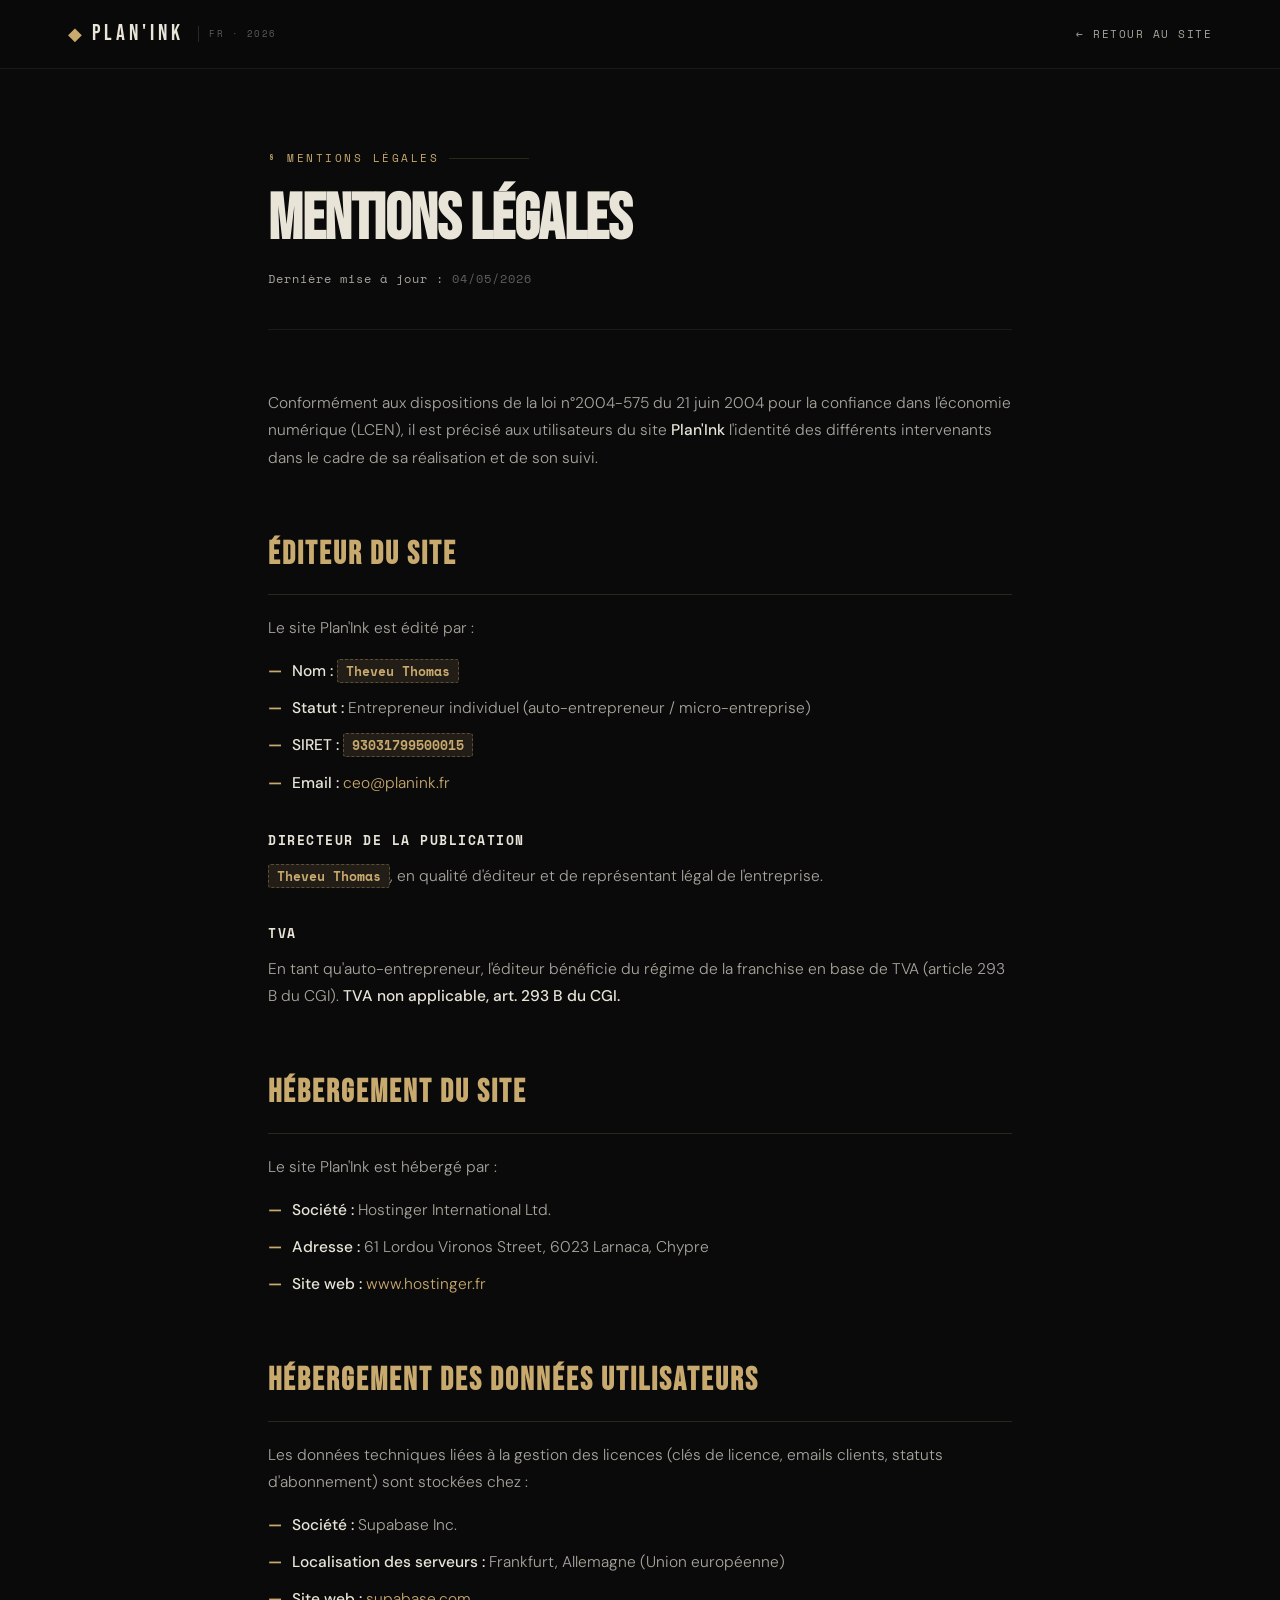
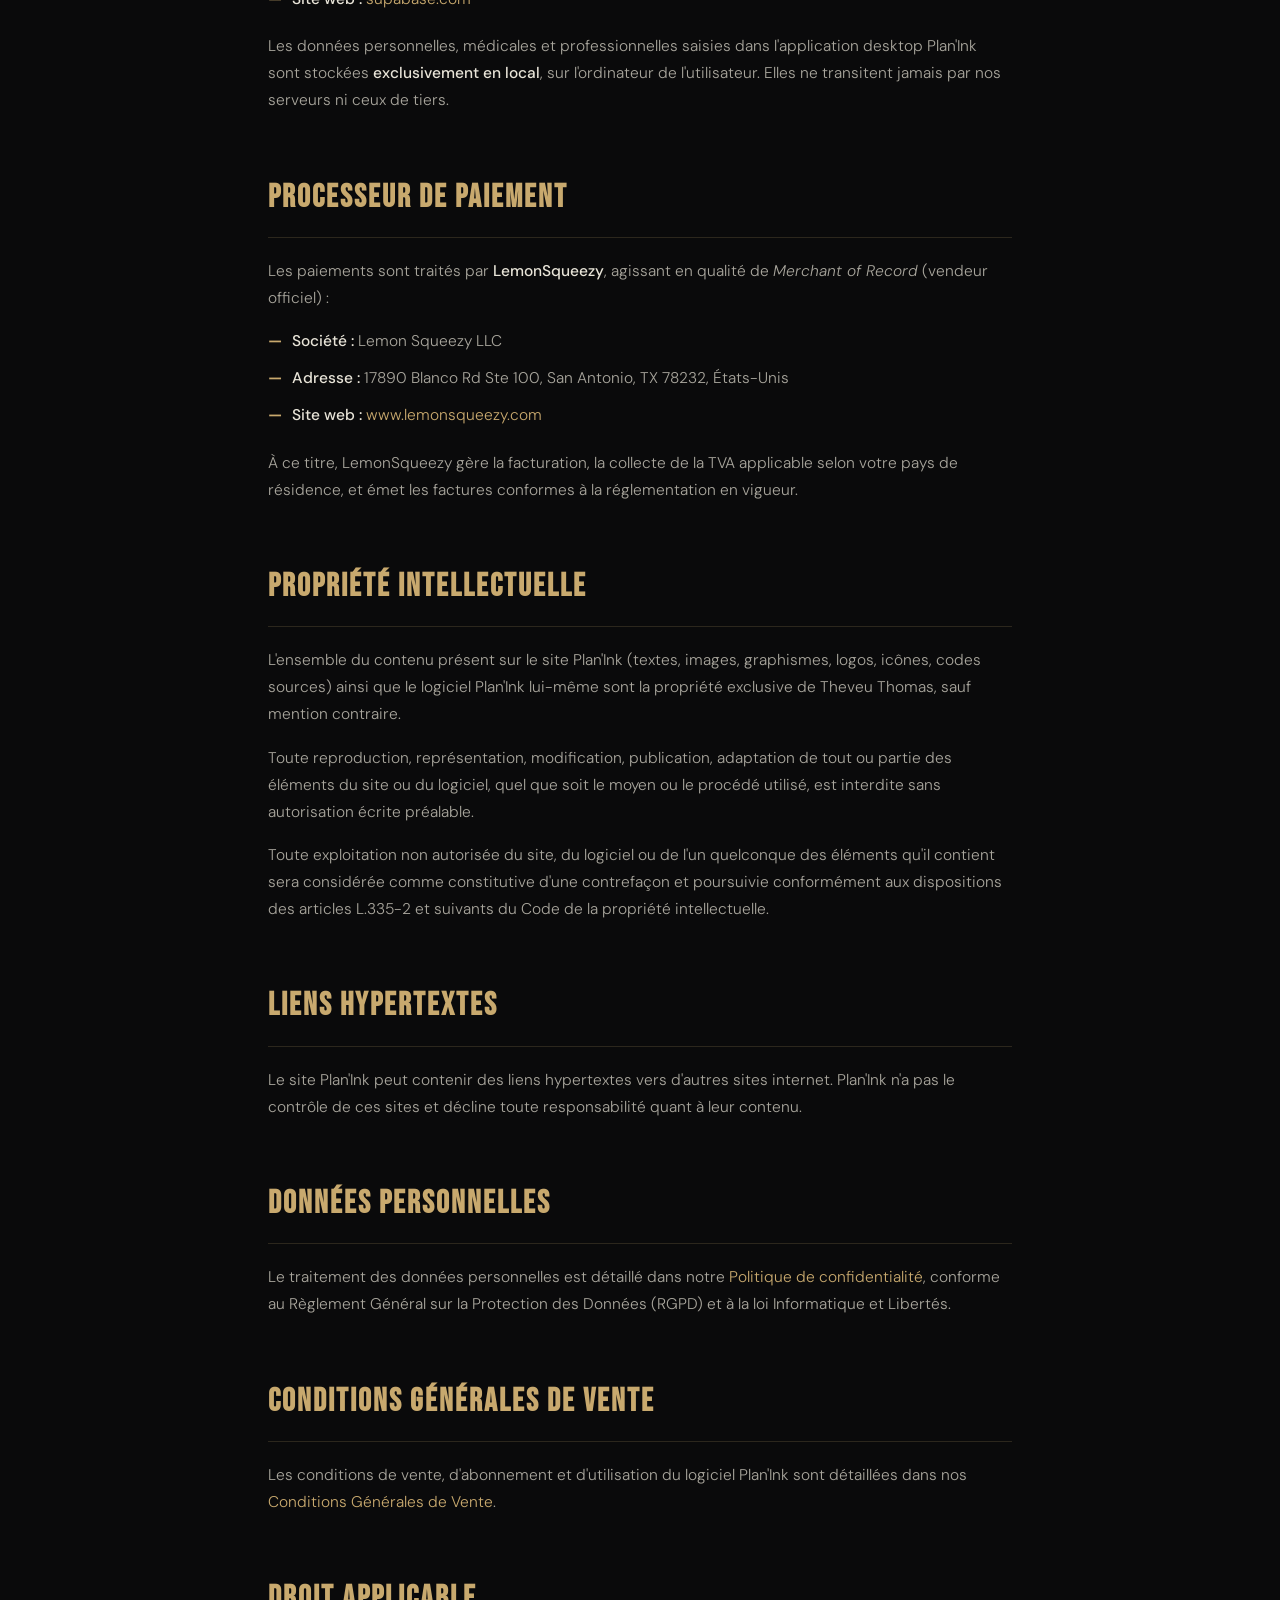
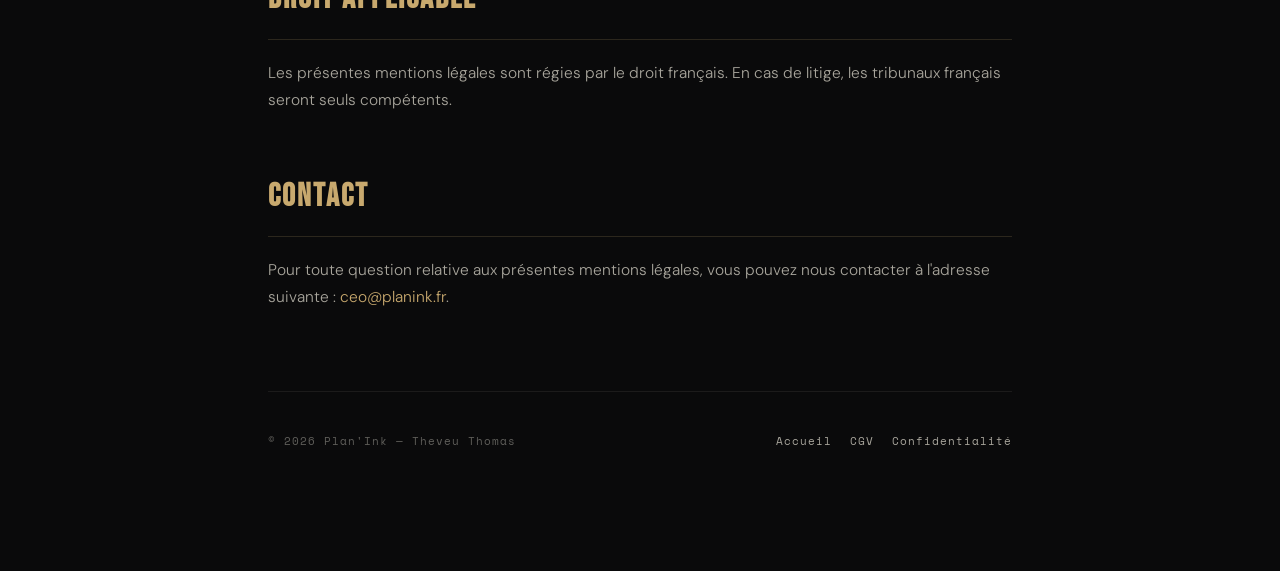
<file: mentions-legales.html>
<!doctype html>
<html lang="fr">
  <head>
    <meta charset="UTF-8" />
    <meta name="viewport" content="width=device-width, initial-scale=1.0" />
    <title>Mentions légales — Plan'Ink</title>
    <meta
      name="description"
      content="Mentions légales de Plan'Ink. Identité de l'éditeur, hébergement, contact."
    />
    <meta name="robots" content="index, follow" />

    <link rel="preconnect" href="https://fonts.googleapis.com" />
    <link rel="preconnect" href="https://fonts.gstatic.com" crossorigin />
    <link
      href="https://fonts.googleapis.com/css2?family=Bebas+Neue&family=DM+Sans:wght@300;400;500;700&family=Space+Mono:wght@400;700&display=swap"
      rel="stylesheet"
    />

    <link rel="stylesheet" href="legal.css" />
  </head>
  <body>
    <!-- ── NAV ────────────────────────────────────────────── -->
    <nav class="nav">
      <div class="nav-inner">
        <a href="/" class="nav-logo">
          <span class="logo-mark">◆</span>
          <span class="logo-text">PLAN'INK</span>
          <span class="logo-sub">FR · 2026</span>
        </a>
        <a href="/" class="nav-back">← Retour au site</a>
      </div>
    </nav>

    <!-- ── DOCUMENT ───────────────────────────────────────── -->
    <main class="doc">
      <header class="doc-header">
        <div class="doc-eyebrow">§ MENTIONS LÉGALES</div>
        <h1 class="doc-title">Mentions légales</h1>
        <div class="doc-meta">
          <span
            ><strong>Dernière mise à jour :</strong>
            <span class="placeholder">04/05/2026</span></span
          >
        </div>
      </header>

      <div class="doc-content">
        <p>
          Conformément aux dispositions de la loi n°2004-575 du 21 juin 2004
          pour la confiance dans l'économie numérique (LCEN), il est précisé aux
          utilisateurs du site <strong>Plan'Ink</strong> l'identité des
          différents intervenants dans le cadre de sa réalisation et de son
          suivi.
        </p>

        <h2>Éditeur du site</h2>

        <p>Le site Plan'Ink est édité par :</p>

        <ul>
          <li>
            <strong>Nom :</strong>
            <span class="placeholder">Theveu Thomas</span>
          </li>
          <li>
            <strong>Statut :</strong> Entrepreneur individuel (auto-entrepreneur
            / micro-entreprise)
          </li>

          <li>
            <strong>SIRET :</strong>
            <span class="placeholder"> 93031799500015</span>
          </li>
          <li>
            <strong>Email :</strong>
            <a href="mailto:contact@planink.fr">ceo@planink.fr</a>
          </li>
        </ul>

        <h3>Directeur de la publication</h3>
        <p>
          <span class="placeholder">Theveu Thomas</span>, en qualité d'éditeur
          et de représentant légal de l'entreprise.
        </p>

        <h3>TVA</h3>
        <p>
          En tant qu'auto-entrepreneur, l'éditeur bénéficie du régime de la
          franchise en base de TVA (article 293 B du CGI).
          <strong>TVA non applicable, art. 293 B du CGI.</strong>
        </p>

        <h2>Hébergement du site</h2>

        <p>Le site Plan'Ink est hébergé par :</p>

        <ul>
          <li><strong>Société :</strong> Hostinger International Ltd.</li>
          <li>
            <strong>Adresse :</strong> 61 Lordou Vironos Street, 6023 Larnaca,
            Chypre
          </li>
          <li>
            <strong>Site web :</strong>
            <a href="https://www.hostinger.fr" target="_blank" rel="noopener"
              >www.hostinger.fr</a
            >
          </li>
        </ul>

        <h2>Hébergement des données utilisateurs</h2>

        <p>
          Les données techniques liées à la gestion des licences (clés de
          licence, emails clients, statuts d'abonnement) sont stockées chez :
        </p>

        <ul>
          <li><strong>Société :</strong> Supabase Inc.</li>
          <li>
            <strong>Localisation des serveurs :</strong> Frankfurt, Allemagne
            (Union européenne)
          </li>
          <li>
            <strong>Site web :</strong>
            <a href="https://supabase.com" target="_blank" rel="noopener"
              >supabase.com</a
            >
          </li>
        </ul>

        <p>
          Les données personnelles, médicales et professionnelles saisies dans
          l'application desktop Plan'Ink sont stockées
          <strong>exclusivement en local</strong>, sur l'ordinateur de
          l'utilisateur. Elles ne transitent jamais par nos serveurs ni ceux de
          tiers.
        </p>

        <h2>Processeur de paiement</h2>

        <p>
          Les paiements sont traités par <strong>LemonSqueezy</strong>, agissant
          en qualité de <em>Merchant of Record</em> (vendeur officiel) :
        </p>

        <ul>
          <li><strong>Société :</strong> Lemon Squeezy LLC</li>
          <li>
            <strong>Adresse :</strong> 17890 Blanco Rd Ste 100, San Antonio, TX
            78232, États-Unis
          </li>
          <li>
            <strong>Site web :</strong>
            <a
              href="https://www.lemonsqueezy.com"
              target="_blank"
              rel="noopener"
              >www.lemonsqueezy.com</a
            >
          </li>
        </ul>

        <p>
          À ce titre, LemonSqueezy gère la facturation, la collecte de la TVA
          applicable selon votre pays de résidence, et émet les factures
          conformes à la réglementation en vigueur.
        </p>

        <h2>Propriété intellectuelle</h2>

        <p>
          L'ensemble du contenu présent sur le site Plan'Ink (textes, images,
          graphismes, logos, icônes, codes sources) ainsi que le logiciel
          Plan'Ink lui-même sont la propriété exclusive de Theveu Thomas, sauf
          mention contraire.
        </p>

        <p>
          Toute reproduction, représentation, modification, publication,
          adaptation de tout ou partie des éléments du site ou du logiciel, quel
          que soit le moyen ou le procédé utilisé, est interdite sans
          autorisation écrite préalable.
        </p>

        <p>
          Toute exploitation non autorisée du site, du logiciel ou de l'un
          quelconque des éléments qu'il contient sera considérée comme
          constitutive d'une contrefaçon et poursuivie conformément aux
          dispositions des articles L.335-2 et suivants du Code de la propriété
          intellectuelle.
        </p>

        <h2>Liens hypertextes</h2>

        <p>
          Le site Plan'Ink peut contenir des liens hypertextes vers d'autres
          sites internet. Plan'Ink n'a pas le contrôle de ces sites et décline
          toute responsabilité quant à leur contenu.
        </p>

        <h2>Données personnelles</h2>

        <p>
          Le traitement des données personnelles est détaillé dans notre
          <a href="privacy.html">Politique de confidentialité</a>, conforme au
          Règlement Général sur la Protection des Données (RGPD) et à la loi
          Informatique et Libertés.
        </p>

        <h2>Conditions générales de vente</h2>

        <p>
          Les conditions de vente, d'abonnement et d'utilisation du logiciel
          Plan'Ink sont détaillées dans nos
          <a href="cgv.html">Conditions Générales de Vente</a>.
        </p>

        <h2>Droit applicable</h2>

        <p>
          Les présentes mentions légales sont régies par le droit français. En
          cas de litige, les tribunaux français seront seuls compétents.
        </p>

        <h2>Contact</h2>

        <p>
          Pour toute question relative aux présentes mentions légales, vous
          pouvez nous contacter à l'adresse suivante :
          <a href="mailto:ceo@planink.fr">ceo@planink.fr</a>.
        </p>
      </div>

      <footer class="doc-footer">
        <span
          >© 2026 Plan'Ink —
          <span class="placeholder">Theveu Thomas</span></span
        >
        <div class="doc-footer-links">
          <a href="/">Accueil</a>
          <a href="cgv.html">CGV</a>
          <a href="privacy.html">Confidentialité</a>
        </div>
      </footer>
    </main>
  </body>
</html>
</file>
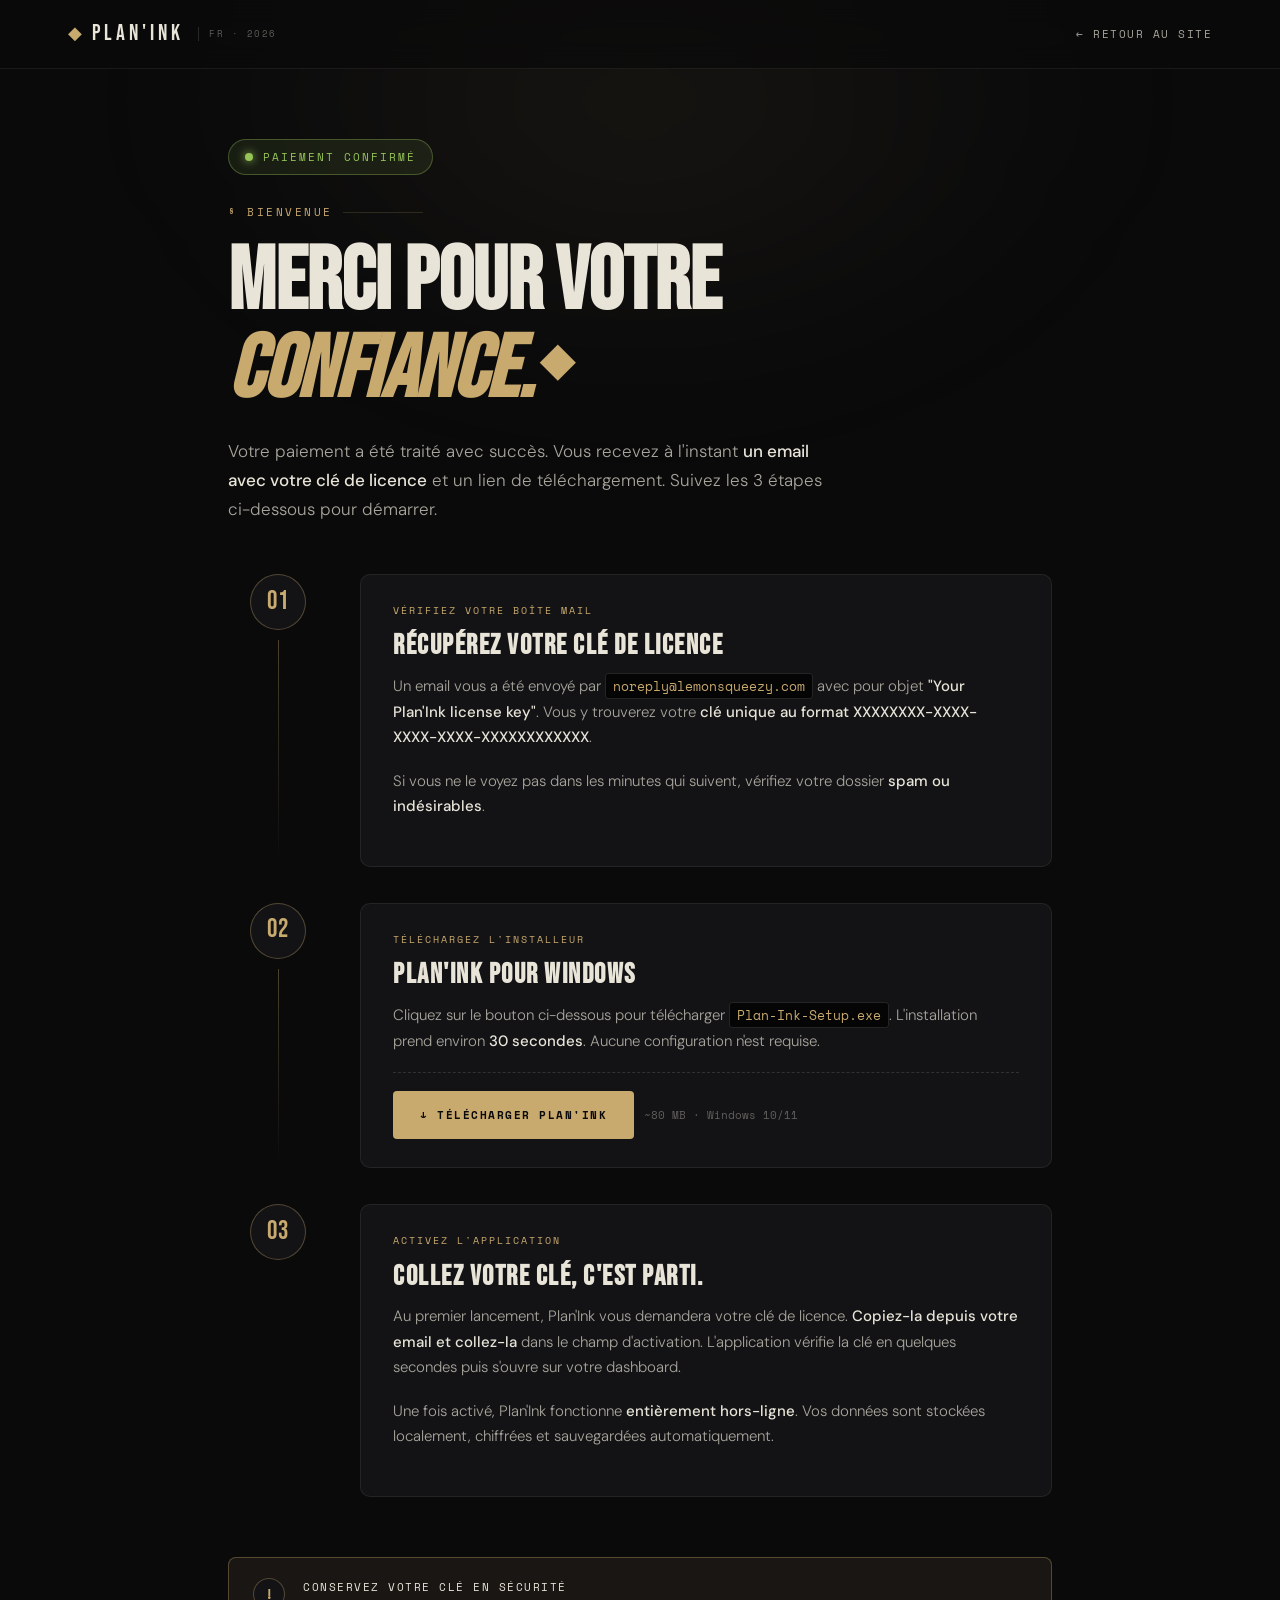
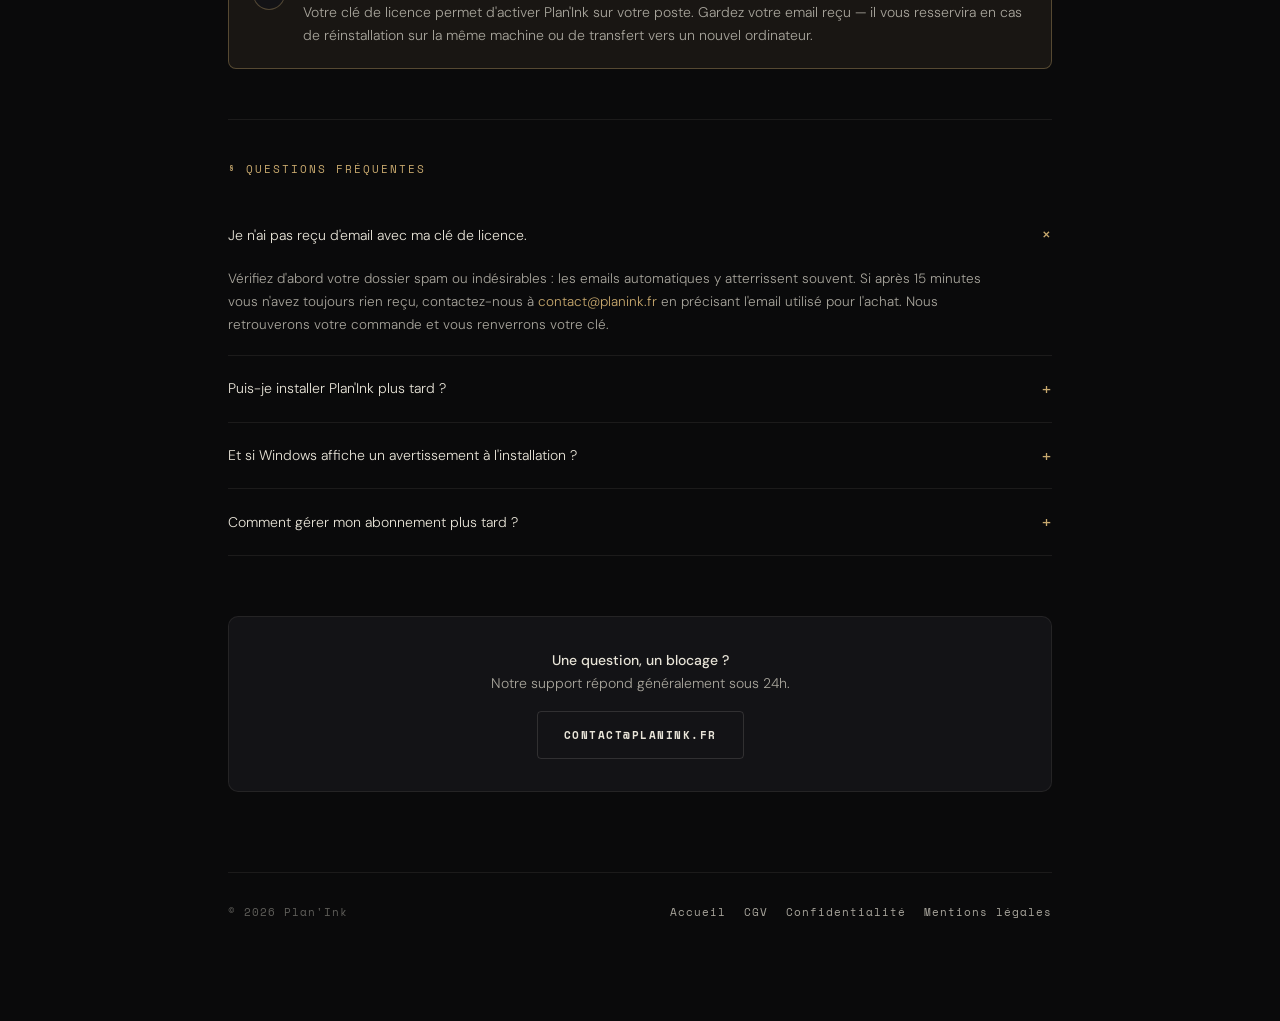
<file: merci.html>
<!doctype html>
<html lang="fr">
  <head>
    <meta charset="UTF-8" />
    <meta name="viewport" content="width=device-width, initial-scale=1.0" />
    <title>Merci pour votre commande — Plan'Ink</title>
    <meta
      name="description"
      content="Bienvenue dans Plan'Ink. Voici comment activer votre licence en 3 étapes."
    />
    <meta name="robots" content="noindex, nofollow" />

    <link rel="preconnect" href="https://fonts.googleapis.com" />
    <link rel="preconnect" href="https://fonts.gstatic.com" crossorigin />
    <link
      href="https://fonts.googleapis.com/css2?family=Bebas+Neue&family=DM+Sans:wght@300;400;500;700&family=Space+Mono:wght@400;700&display=swap"
      rel="stylesheet"
    />

    <link rel="stylesheet" href="flow.css" />
  </head>
  <body>
    <div class="flow-glow"></div>

    <!-- ── NAV ────────────────────────────────────────────── -->
    <nav class="nav">
      <div class="nav-inner">
        <a href="/" class="nav-logo">
          <span class="logo-mark">◆</span>
          <span class="logo-text">PLAN'INK</span>
          <span class="logo-sub">FR · 2026</span>
        </a>
        <a href="/" class="nav-back">← Retour au site</a>
      </div>
    </nav>

    <!-- ── CONTENU ────────────────────────────────────────── -->
    <main class="flow-wrap">
      <div class="flow-status">
        <span class="flow-status-dot"></span>
        Paiement confirmé
      </div>

      <div class="flow-eyebrow">§ BIENVENUE</div>

      <h1 class="flow-title">
        Merci pour votre<br />
        <span class="flow-title-accent">confiance.</span>
      </h1>

      <p class="flow-lede">
        Votre paiement a été traité avec succès. Vous recevez à l'instant
        <strong>un email avec votre clé de licence</strong> et un lien de
        téléchargement. Suivez les 3 étapes ci-dessous pour démarrer.
      </p>

      <!-- ── 3 ÉTAPES ────────────────────────────────────── -->
      <div class="steps">
        <article class="step">
          <div class="step-spine">
            <div class="step-num">01</div>
            <div class="step-line"></div>
          </div>
          <div class="step-content">
            <div class="step-label">Vérifiez votre boîte mail</div>
            <h2 class="step-title">Récupérez votre clé de licence</h2>
            <p class="step-desc">
              Un email vous a été envoyé par
              <code>noreply@lemonsqueezy.com</code> avec pour objet
              <strong>"Your Plan'Ink license key"</strong>. Vous y trouverez
              votre
              <strong
                >clé unique au format
                XXXXXXXX-XXXX-XXXX-XXXX-XXXXXXXXXXXX</strong
              >.
            </p>
            <p class="step-desc">
              Si vous ne le voyez pas dans les minutes qui suivent, vérifiez
              votre dossier <strong>spam ou indésirables</strong>.
            </p>
          </div>
        </article>

        <article class="step">
          <div class="step-spine">
            <div class="step-num">02</div>
            <div class="step-line"></div>
          </div>
          <div class="step-content">
            <div class="step-label">Téléchargez l'installeur</div>
            <h2 class="step-title">Plan'Ink pour Windows</h2>
            <p class="step-desc">
              Cliquez sur le bouton ci-dessous pour télécharger
              <code>Plan-Ink-Setup.exe</code>. L'installation prend environ
              <strong>30 secondes</strong>. Aucune configuration n'est requise.
            </p>
            <div class="step-action">
              <a href="telecharger.html" class="btn btn-primary"
                >↓ Télécharger Plan'Ink</a
              >
              <span
                style="
                  font-family: var(--font-mono);
                  font-size: 11px;
                  color: var(--bone-faint);
                "
              >
                ~80 MB · Windows 10/11
              </span>
            </div>
          </div>
        </article>

        <article class="step">
          <div class="step-spine">
            <div class="step-num">03</div>
          </div>
          <div class="step-content">
            <div class="step-label">Activez l'application</div>
            <h2 class="step-title">Collez votre clé, c'est parti.</h2>
            <p class="step-desc">
              Au premier lancement, Plan'Ink vous demandera votre clé de
              licence.
              <strong>Copiez-la depuis votre email et collez-la</strong> dans le
              champ d'activation. L'application vérifie la clé en quelques
              secondes puis s'ouvre sur votre dashboard.
            </p>
            <p class="step-desc">
              Une fois activé, Plan'Ink fonctionne
              <strong>entièrement hors-ligne</strong>. Vos données sont stockées
              localement, chiffrées et sauvegardées automatiquement.
            </p>
          </div>
        </article>
      </div>

      <!-- ── INFO IMPORTANTE ─────────────────────────────── -->
      <div class="info-box">
        <div class="info-box-icon">!</div>
        <div class="info-box-content">
          <strong>Conservez votre clé en sécurité</strong>
          Votre clé de licence permet d'activer Plan'Ink sur votre poste. Gardez
          votre email reçu — il vous resservira en cas de réinstallation sur la
          même machine ou de transfert vers un nouvel ordinateur.
        </div>
      </div>

      <!-- ── MINI FAQ post-achat ─────────────────────────── -->
      <div class="mini-faq">
        <div class="mini-faq-title">§ Questions fréquentes</div>

        <details class="mini-faq-item" open>
          <summary>
            <span>Je n'ai pas reçu d'email avec ma clé de licence.</span>
            <span class="mini-faq-icon">+</span>
          </summary>
          <p>
            Vérifiez d'abord votre dossier spam ou indésirables : les emails
            automatiques y atterrissent souvent. Si après 15 minutes vous n'avez
            toujours rien reçu, contactez-nous à
            <a href="mailto:contact@planink.fr">contact@planink.fr</a> en
            précisant l'email utilisé pour l'achat. Nous retrouverons votre
            commande et vous renverrons votre clé.
          </p>
        </details>

        <details class="mini-faq-item">
          <summary>
            <span>Puis-je installer Plan'Ink plus tard ?</span>
            <span class="mini-faq-icon">+</span>
          </summary>
          <p>
            Oui. Votre clé de licence reste valide pendant toute la durée de
            votre abonnement. Vous pouvez télécharger et activer l'application
            quand vous voulez, depuis cette page ou depuis le lien dans votre
            email de confirmation.
          </p>
        </details>

        <details class="mini-faq-item">
          <summary>
            <span
              >Et si Windows affiche un avertissement à l'installation ?</span
            >
            <span class="mini-faq-icon">+</span>
          </summary>
          <p>
            Lors du premier lancement, Windows peut afficher un avertissement
            <strong>"Windows a protégé votre PC"</strong>. Cliquez sur
            <strong>"Informations complémentaires"</strong> puis sur
            <strong>"Exécuter quand même"</strong>. Plan'Ink est sûr — cet
            avertissement disparaîtra dans les prochaines versions avec la
            signature de code officielle.
          </p>
        </details>

        <details class="mini-faq-item">
          <summary>
            <span>Comment gérer mon abonnement plus tard ?</span>
            <span class="mini-faq-icon">+</span>
          </summary>
          <p>
            Votre email de confirmation contient un lien vers votre espace de
            gestion LemonSqueezy. Vous pouvez y consulter vos factures, mettre à
            jour votre moyen de paiement, ou résilier à tout moment. La
            résiliation prend effet à la fin de la période payée.
          </p>
        </details>
      </div>

      <!-- ── CTA FINAL ───────────────────────────────────── -->
      <div class="flow-cta">
        <p class="flow-cta-text">
          <strong>Une question, un blocage ?</strong><br />
          Notre support répond généralement sous 24h.
        </p>
        <a href="mailto:contact@planink.fr" class="btn btn-ghost"
          >contact@planink.fr</a
        >
      </div>

      <footer class="flow-footer">
        <span>© 2026 Plan'Ink</span>
        <div class="flow-footer-links">
          <a href="/">Accueil</a>
          <a href="cgv.html">CGV</a>
          <a href="privacy.html">Confidentialité</a>
          <a href="mentions-legales.html">Mentions légales</a>
        </div>
      </footer>
    </main>
  </body>
</html>
</file>
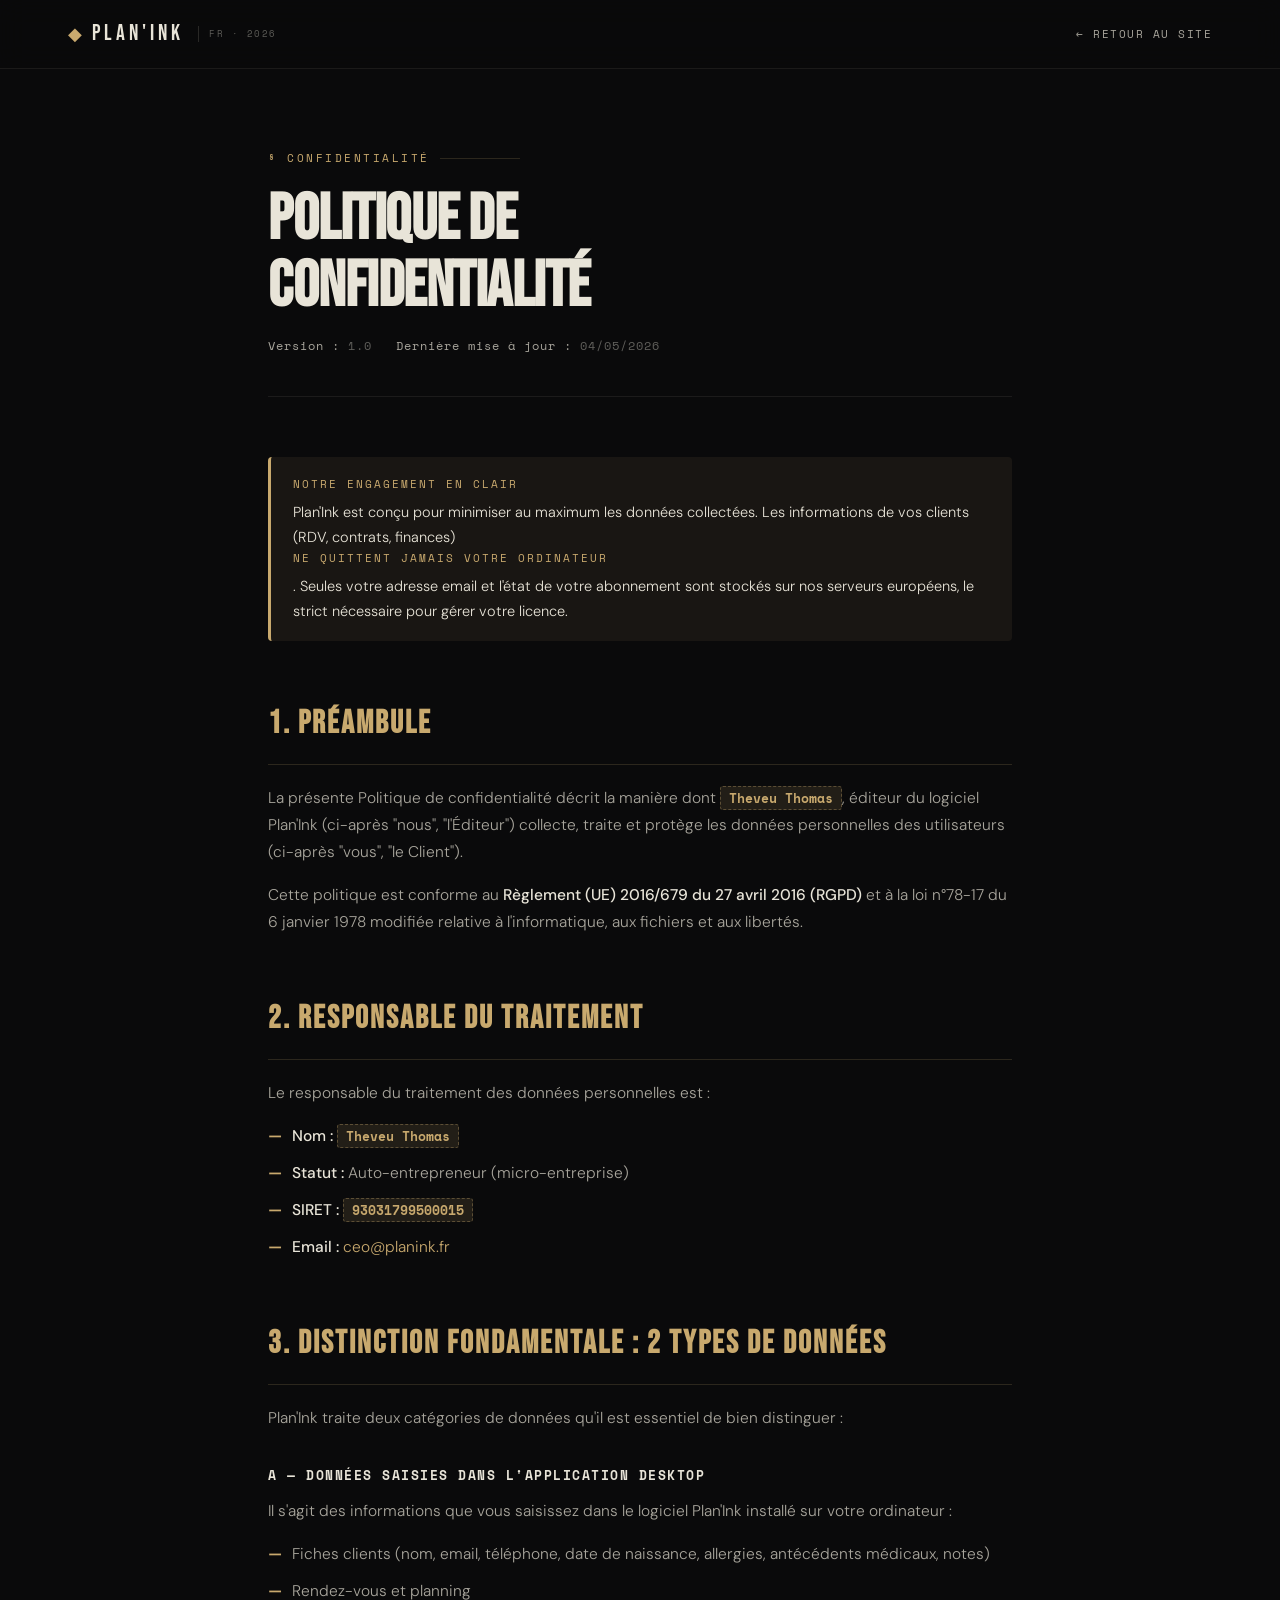
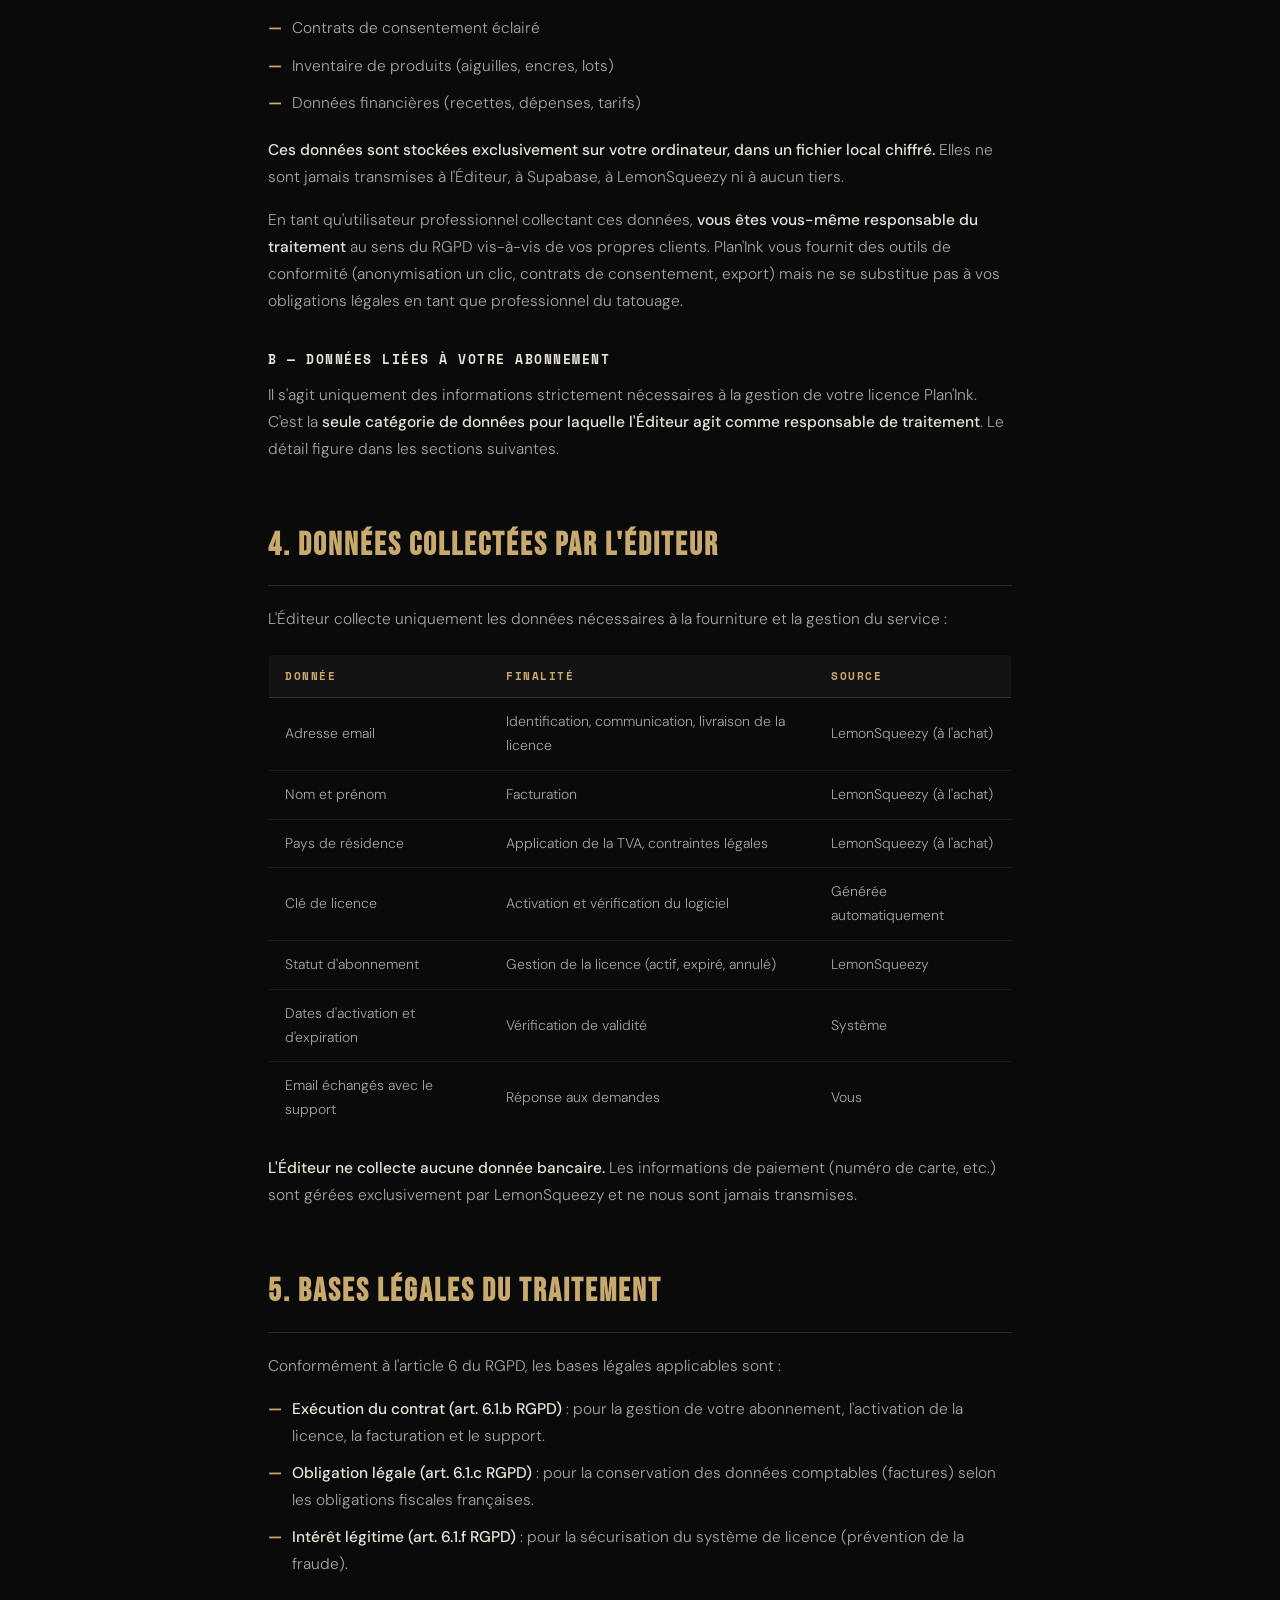
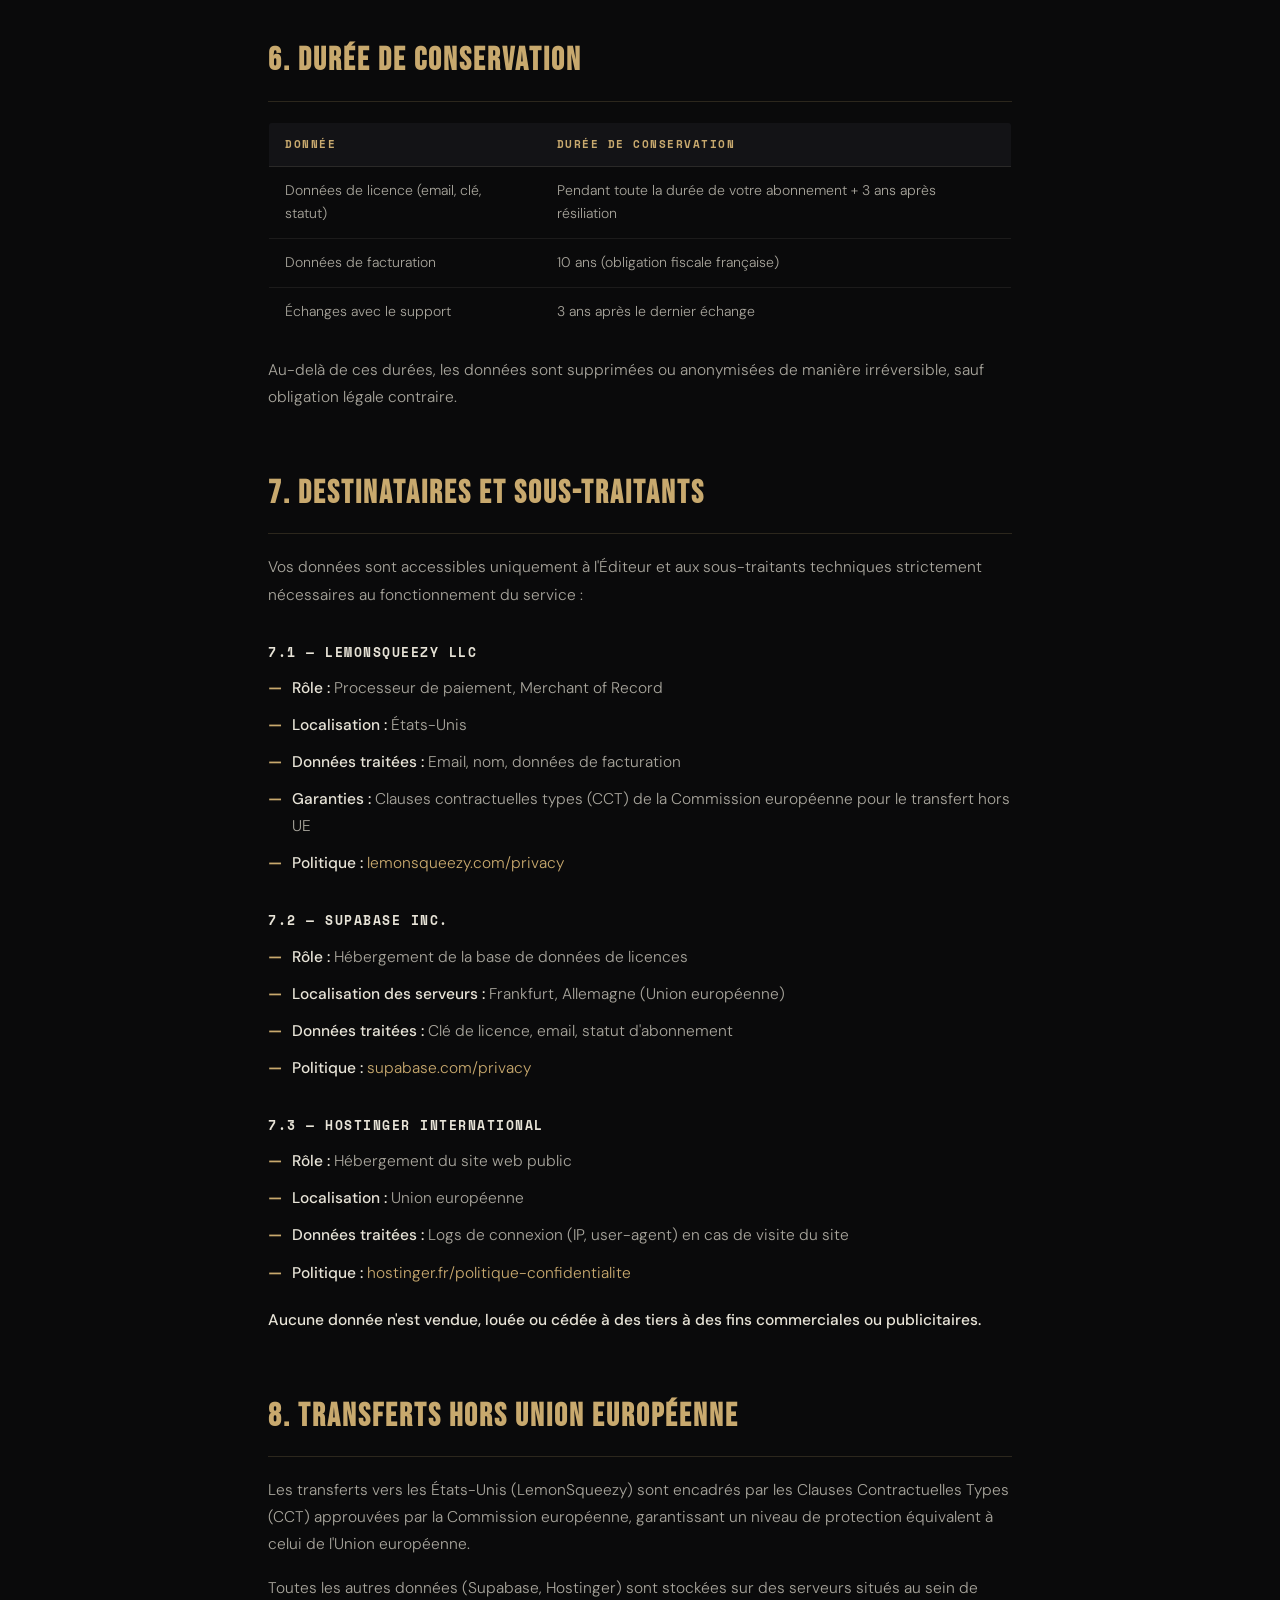
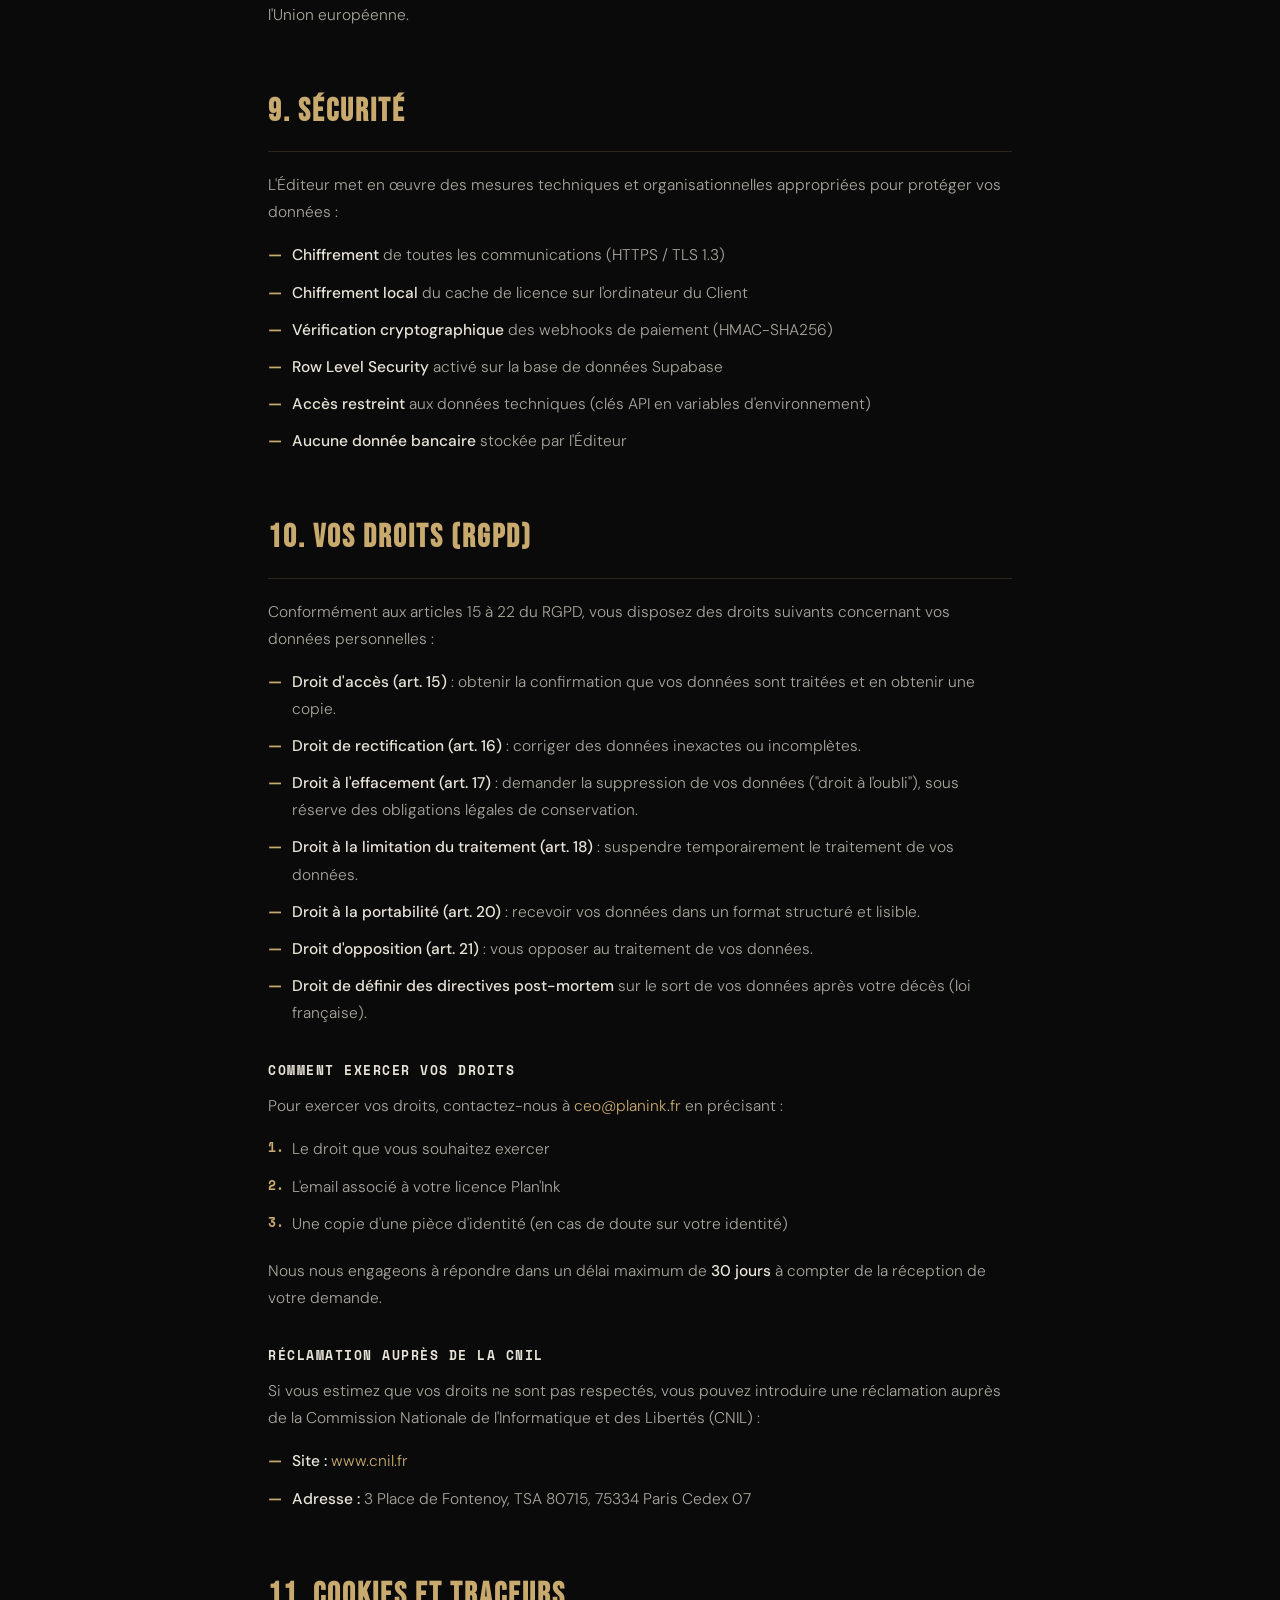
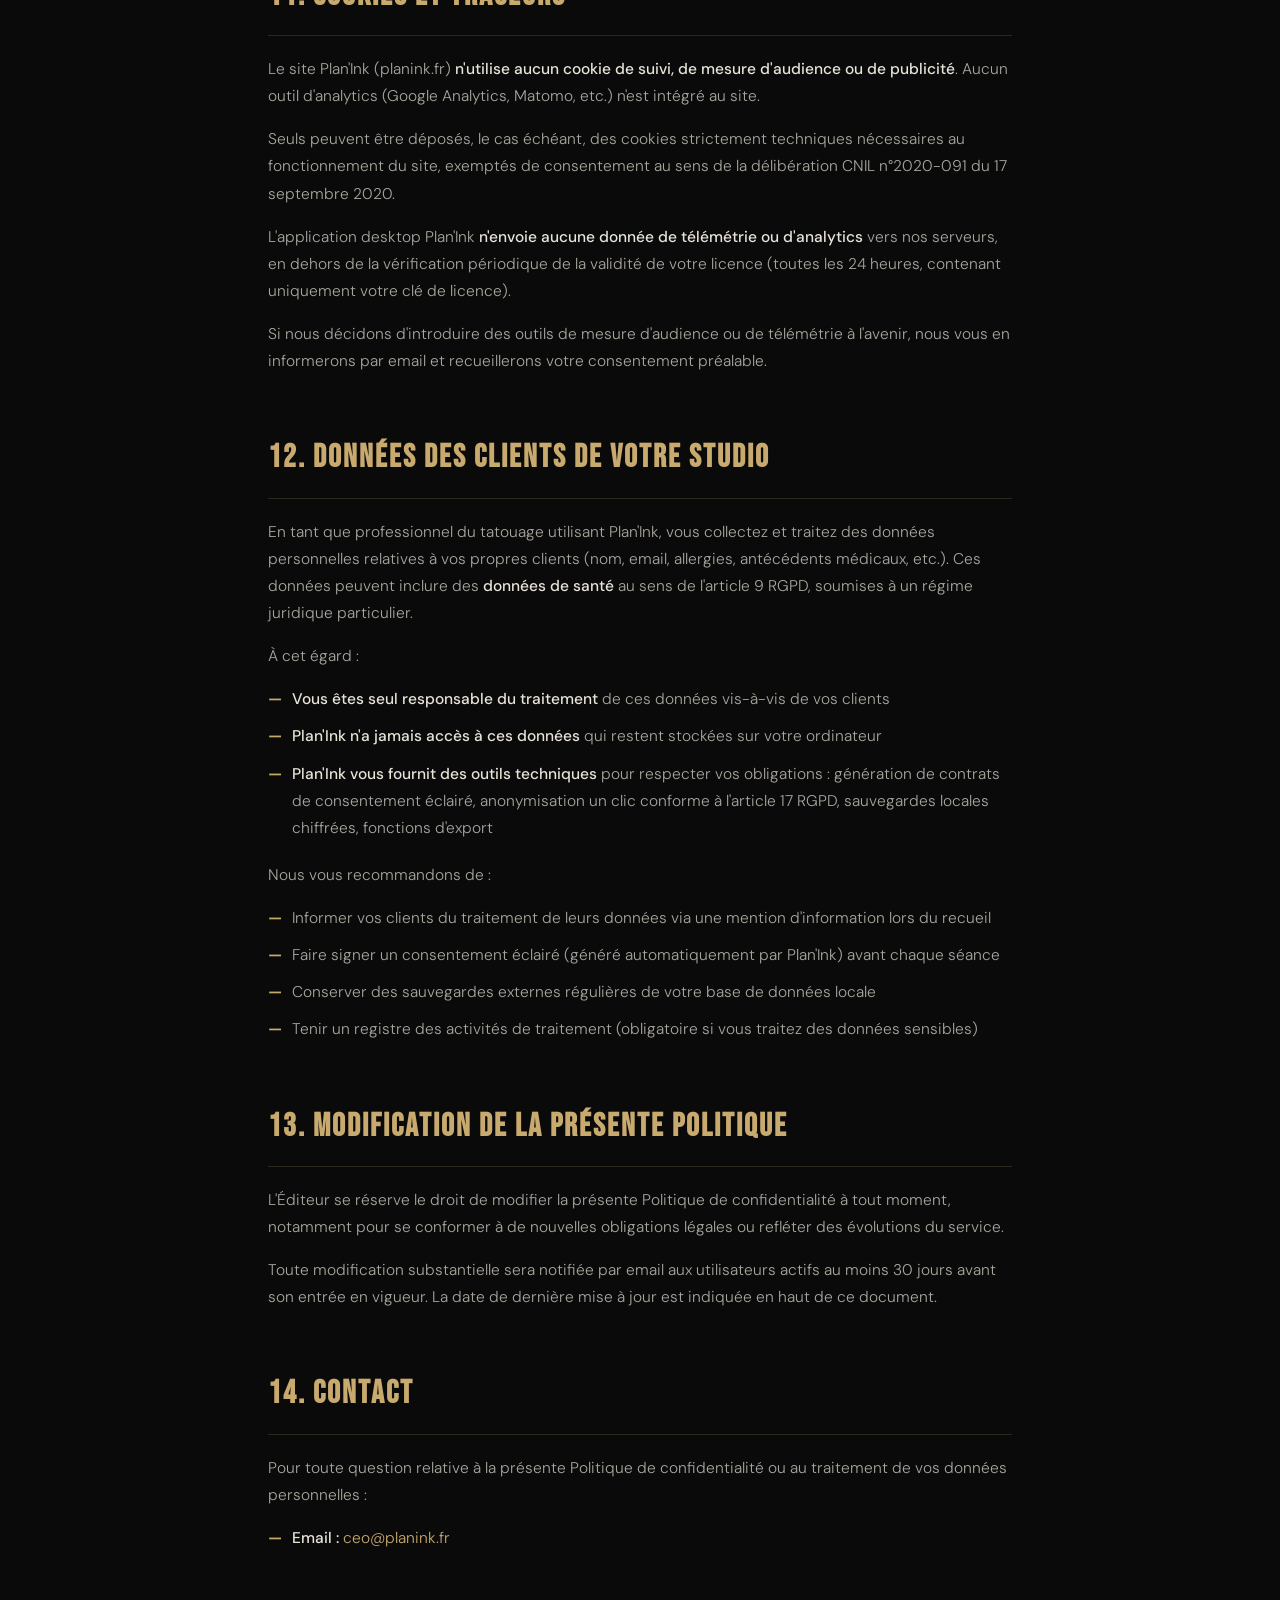
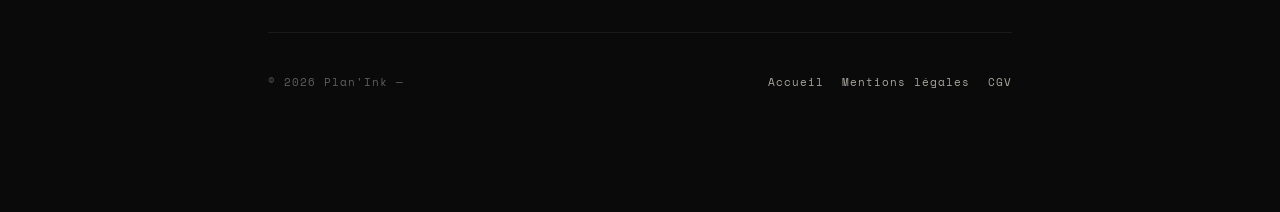
<file: privacy.html>
<!doctype html>
<html lang="fr">
  <head>
    <meta charset="UTF-8" />
    <meta name="viewport" content="width=device-width, initial-scale=1.0" />
    <title>Politique de confidentialité — Plan'Ink</title>
    <meta
      name="description"
      content="Politique de confidentialité de Plan'Ink. Conforme RGPD. Données collectées, stockage, droits utilisateurs."
    />
    <meta name="robots" content="index, follow" />

    <link rel="preconnect" href="https://fonts.googleapis.com" />
    <link rel="preconnect" href="https://fonts.gstatic.com" crossorigin />
    <link
      href="https://fonts.googleapis.com/css2?family=Bebas+Neue&family=DM+Sans:wght@300;400;500;700&family=Space+Mono:wght@400;700&display=swap"
      rel="stylesheet"
    />

    <link rel="stylesheet" href="legal.css" />
  </head>
  <body>
    <!-- ── NAV ────────────────────────────────────────────── -->
    <nav class="nav">
      <div class="nav-inner">
        <a href="/" class="nav-logo">
          <span class="logo-mark">◆</span>
          <span class="logo-text">PLAN'INK</span>
          <span class="logo-sub">FR · 2026</span>
        </a>
        <a href="/" class="nav-back">← Retour au site</a>
      </div>
    </nav>

    <!-- ── DOCUMENT ───────────────────────────────────────── -->
    <main class="doc">
      <header class="doc-header">
        <div class="doc-eyebrow">§ CONFIDENTIALITÉ</div>
        <h1 class="doc-title">Politique de<br />confidentialité</h1>
        <div class="doc-meta">
          <span><strong>Version :</strong> 1.0</span>
          <span
            ><strong>Dernière mise à jour :</strong>
            <span class="placeholder">04/05/2026</span></span
          >
        </div>
      </header>

      <div class="doc-content">
        <div class="doc-note">
          <strong>Notre engagement en clair</strong>
          Plan'Ink est conçu pour minimiser au maximum les données collectées.
          Les informations de vos clients (RDV, contrats, finances)
          <strong>ne quittent jamais votre ordinateur</strong>. Seules votre
          adresse email et l'état de votre abonnement sont stockés sur nos
          serveurs européens, le strict nécessaire pour gérer votre licence.
        </div>

        <h2>1. Préambule</h2>

        <p>
          La présente Politique de confidentialité décrit la manière dont
          <span class="placeholder">Theveu Thomas</span>, éditeur du logiciel
          Plan'Ink (ci-après "nous", "l'Éditeur") collecte, traite et protège
          les données personnelles des utilisateurs (ci-après "vous", "le
          Client").
        </p>

        <p>
          Cette politique est conforme au
          <strong>Règlement (UE) 2016/679 du 27 avril 2016 (RGPD)</strong> et à
          la loi n°78-17 du 6 janvier 1978 modifiée relative à l'informatique,
          aux fichiers et aux libertés.
        </p>

        <h2>2. Responsable du traitement</h2>

        <p>Le responsable du traitement des données personnelles est :</p>

        <ul>
          <li>
            <strong>Nom :</strong>
            <span class="placeholder">Theveu Thomas</span>
          </li>
          <li>
            <strong>Statut :</strong> Auto-entrepreneur (micro-entreprise)
          </li>
          <li>
            <strong>SIRET :</strong>
            <span class="placeholder"> 93031799500015</span>
          </li>

          <li>
            <strong>Email :</strong>
            <a href="mailto:ceo@planink.fr">ceo@planink.fr</a>
          </li>
        </ul>

        <h2>3. Distinction fondamentale : 2 types de données</h2>

        <p>
          Plan'Ink traite deux catégories de données qu'il est essentiel de bien
          distinguer :
        </p>

        <h3>A — Données saisies dans l'application desktop</h3>

        <p>
          Il s'agit des informations que vous saisissez dans le logiciel
          Plan'Ink installé sur votre ordinateur :
        </p>

        <ul>
          <li>
            Fiches clients (nom, email, téléphone, date de naissance, allergies,
            antécédents médicaux, notes)
          </li>
          <li>Rendez-vous et planning</li>
          <li>Contrats de consentement éclairé</li>
          <li>Inventaire de produits (aiguilles, encres, lots)</li>
          <li>Données financières (recettes, dépenses, tarifs)</li>
        </ul>

        <p>
          <strong
            >Ces données sont stockées exclusivement sur votre ordinateur, dans
            un fichier local chiffré.</strong
          >
          Elles ne sont jamais transmises à l'Éditeur, à Supabase, à
          LemonSqueezy ni à aucun tiers.
        </p>

        <p>
          En tant qu'utilisateur professionnel collectant ces données,
          <strong>vous êtes vous-même responsable du traitement</strong> au sens
          du RGPD vis-à-vis de vos propres clients. Plan'Ink vous fournit des
          outils de conformité (anonymisation un clic, contrats de consentement,
          export) mais ne se substitue pas à vos obligations légales en tant que
          professionnel du tatouage.
        </p>

        <h3>B — Données liées à votre abonnement</h3>

        <p>
          Il s'agit uniquement des informations strictement nécessaires à la
          gestion de votre licence Plan'Ink. C'est la
          <strong
            >seule catégorie de données pour laquelle l'Éditeur agit comme
            responsable de traitement</strong
          >. Le détail figure dans les sections suivantes.
        </p>

        <h2>4. Données collectées par l'Éditeur</h2>

        <p>
          L'Éditeur collecte uniquement les données nécessaires à la fourniture
          et la gestion du service :
        </p>

        <table>
          <thead>
            <tr>
              <th>Donnée</th>
              <th>Finalité</th>
              <th>Source</th>
            </tr>
          </thead>
          <tbody>
            <tr>
              <td>Adresse email</td>
              <td>Identification, communication, livraison de la licence</td>
              <td>LemonSqueezy (à l'achat)</td>
            </tr>
            <tr>
              <td>Nom et prénom</td>
              <td>Facturation</td>
              <td>LemonSqueezy (à l'achat)</td>
            </tr>
            <tr>
              <td>Pays de résidence</td>
              <td>Application de la TVA, contraintes légales</td>
              <td>LemonSqueezy (à l'achat)</td>
            </tr>
            <tr>
              <td>Clé de licence</td>
              <td>Activation et vérification du logiciel</td>
              <td>Générée automatiquement</td>
            </tr>
            <tr>
              <td>Statut d'abonnement</td>
              <td>Gestion de la licence (actif, expiré, annulé)</td>
              <td>LemonSqueezy</td>
            </tr>
            <tr>
              <td>Dates d'activation et d'expiration</td>
              <td>Vérification de validité</td>
              <td>Système</td>
            </tr>
            <tr>
              <td>Email échangés avec le support</td>
              <td>Réponse aux demandes</td>
              <td>Vous</td>
            </tr>
          </tbody>
        </table>

        <p>
          <strong>L'Éditeur ne collecte aucune donnée bancaire.</strong> Les
          informations de paiement (numéro de carte, etc.) sont gérées
          exclusivement par LemonSqueezy et ne nous sont jamais transmises.
        </p>

        <h2>5. Bases légales du traitement</h2>

        <p>
          Conformément à l'article 6 du RGPD, les bases légales applicables sont
          :
        </p>

        <ul>
          <li>
            <strong>Exécution du contrat (art. 6.1.b RGPD)</strong> : pour la
            gestion de votre abonnement, l'activation de la licence, la
            facturation et le support.
          </li>
          <li>
            <strong>Obligation légale (art. 6.1.c RGPD)</strong> : pour la
            conservation des données comptables (factures) selon les obligations
            fiscales françaises.
          </li>
          <li>
            <strong>Intérêt légitime (art. 6.1.f RGPD)</strong> : pour la
            sécurisation du système de licence (prévention de la fraude).
          </li>
        </ul>

        <h2>6. Durée de conservation</h2>

        <table>
          <thead>
            <tr>
              <th>Donnée</th>
              <th>Durée de conservation</th>
            </tr>
          </thead>
          <tbody>
            <tr>
              <td>Données de licence (email, clé, statut)</td>
              <td>
                Pendant toute la durée de votre abonnement + 3 ans après
                résiliation
              </td>
            </tr>
            <tr>
              <td>Données de facturation</td>
              <td>10 ans (obligation fiscale française)</td>
            </tr>
            <tr>
              <td>Échanges avec le support</td>
              <td>3 ans après le dernier échange</td>
            </tr>
          </tbody>
        </table>

        <p>
          Au-delà de ces durées, les données sont supprimées ou anonymisées de
          manière irréversible, sauf obligation légale contraire.
        </p>

        <h2>7. Destinataires et sous-traitants</h2>

        <p>
          Vos données sont accessibles uniquement à l'Éditeur et aux
          sous-traitants techniques strictement nécessaires au fonctionnement du
          service :
        </p>

        <h3>7.1 — LemonSqueezy LLC</h3>

        <ul>
          <li>
            <strong>Rôle :</strong> Processeur de paiement, Merchant of Record
          </li>
          <li><strong>Localisation :</strong> États-Unis</li>
          <li>
            <strong>Données traitées :</strong> Email, nom, données de
            facturation
          </li>
          <li>
            <strong>Garanties :</strong> Clauses contractuelles types (CCT) de
            la Commission européenne pour le transfert hors UE
          </li>
          <li>
            <strong>Politique :</strong>
            <a
              href="https://www.lemonsqueezy.com/privacy"
              target="_blank"
              rel="noopener"
              >lemonsqueezy.com/privacy</a
            >
          </li>
        </ul>

        <h3>7.2 — Supabase Inc.</h3>

        <ul>
          <li>
            <strong>Rôle :</strong> Hébergement de la base de données de
            licences
          </li>
          <li>
            <strong>Localisation des serveurs :</strong> Frankfurt, Allemagne
            (Union européenne)
          </li>
          <li>
            <strong>Données traitées :</strong> Clé de licence, email, statut
            d'abonnement
          </li>
          <li>
            <strong>Politique :</strong>
            <a
              href="https://supabase.com/privacy"
              target="_blank"
              rel="noopener"
              >supabase.com/privacy</a
            >
          </li>
        </ul>

        <h3>7.3 — Hostinger International</h3>

        <ul>
          <li><strong>Rôle :</strong> Hébergement du site web public</li>
          <li><strong>Localisation :</strong> Union européenne</li>
          <li>
            <strong>Données traitées :</strong> Logs de connexion (IP,
            user-agent) en cas de visite du site
          </li>
          <li>
            <strong>Politique :</strong>
            <a
              href="https://www.hostinger.fr/politique-confidentialite"
              target="_blank"
              rel="noopener"
              >hostinger.fr/politique-confidentialite</a
            >
          </li>
        </ul>

        <p>
          <strong
            >Aucune donnée n'est vendue, louée ou cédée à des tiers à des fins
            commerciales ou publicitaires.</strong
          >
        </p>

        <h2>8. Transferts hors Union européenne</h2>

        <p>
          Les transferts vers les États-Unis (LemonSqueezy) sont encadrés par
          les Clauses Contractuelles Types (CCT) approuvées par la Commission
          européenne, garantissant un niveau de protection équivalent à celui de
          l'Union européenne.
        </p>

        <p>
          Toutes les autres données (Supabase, Hostinger) sont stockées sur des
          serveurs situés au sein de l'Union européenne.
        </p>

        <h2>9. Sécurité</h2>

        <p>
          L'Éditeur met en œuvre des mesures techniques et organisationnelles
          appropriées pour protéger vos données :
        </p>

        <ul>
          <li>
            <strong>Chiffrement</strong> de toutes les communications (HTTPS /
            TLS 1.3)
          </li>
          <li>
            <strong>Chiffrement local</strong> du cache de licence sur
            l'ordinateur du Client
          </li>
          <li>
            <strong>Vérification cryptographique</strong> des webhooks de
            paiement (HMAC-SHA256)
          </li>
          <li>
            <strong>Row Level Security</strong> activé sur la base de données
            Supabase
          </li>
          <li>
            <strong>Accès restreint</strong> aux données techniques (clés API en
            variables d'environnement)
          </li>
          <li><strong>Aucune donnée bancaire</strong> stockée par l'Éditeur</li>
        </ul>

        <h2>10. Vos droits (RGPD)</h2>

        <p>
          Conformément aux articles 15 à 22 du RGPD, vous disposez des droits
          suivants concernant vos données personnelles :
        </p>

        <ul>
          <li>
            <strong>Droit d'accès (art. 15)</strong> : obtenir la confirmation
            que vos données sont traitées et en obtenir une copie.
          </li>
          <li>
            <strong>Droit de rectification (art. 16)</strong> : corriger des
            données inexactes ou incomplètes.
          </li>
          <li>
            <strong>Droit à l'effacement (art. 17)</strong> : demander la
            suppression de vos données ("droit à l'oubli"), sous réserve des
            obligations légales de conservation.
          </li>
          <li>
            <strong>Droit à la limitation du traitement (art. 18)</strong> :
            suspendre temporairement le traitement de vos données.
          </li>
          <li>
            <strong>Droit à la portabilité (art. 20)</strong> : recevoir vos
            données dans un format structuré et lisible.
          </li>
          <li>
            <strong>Droit d'opposition (art. 21)</strong> : vous opposer au
            traitement de vos données.
          </li>
          <li>
            <strong>Droit de définir des directives post-mortem</strong> sur le
            sort de vos données après votre décès (loi française).
          </li>
        </ul>

        <h3>Comment exercer vos droits</h3>

        <p>
          Pour exercer vos droits, contactez-nous à
          <a href="mailto:ceo@planink.fr">ceo@planink.fr</a> en précisant :
        </p>

        <ol>
          <li>Le droit que vous souhaitez exercer</li>
          <li>L'email associé à votre licence Plan'Ink</li>
          <li>
            Une copie d'une pièce d'identité (en cas de doute sur votre
            identité)
          </li>
        </ol>

        <p>
          Nous nous engageons à répondre dans un délai maximum de
          <strong>30 jours</strong> à compter de la réception de votre demande.
        </p>

        <h3>Réclamation auprès de la CNIL</h3>

        <p>
          Si vous estimez que vos droits ne sont pas respectés, vous pouvez
          introduire une réclamation auprès de la Commission Nationale de
          l'Informatique et des Libertés (CNIL) :
        </p>

        <ul>
          <li>
            <strong>Site :</strong>
            <a href="https://www.cnil.fr" target="_blank" rel="noopener"
              >www.cnil.fr</a
            >
          </li>
          <li>
            <strong>Adresse :</strong> 3 Place de Fontenoy, TSA 80715, 75334
            Paris Cedex 07
          </li>
        </ul>

        <h2>11. Cookies et traceurs</h2>

        <p>
          Le site Plan'Ink (planink.fr)
          <strong
            >n'utilise aucun cookie de suivi, de mesure d'audience ou de
            publicité</strong
          >. Aucun outil d'analytics (Google Analytics, Matomo, etc.) n'est
          intégré au site.
        </p>

        <p>
          Seuls peuvent être déposés, le cas échéant, des cookies strictement
          techniques nécessaires au fonctionnement du site, exemptés de
          consentement au sens de la délibération CNIL n°2020-091 du 17
          septembre 2020.
        </p>

        <p>
          L'application desktop Plan'Ink
          <strong>n'envoie aucune donnée de télémétrie ou d'analytics</strong>
          vers nos serveurs, en dehors de la vérification périodique de la
          validité de votre licence (toutes les 24 heures, contenant uniquement
          votre clé de licence).
        </p>

        <p>
          Si nous décidons d'introduire des outils de mesure d'audience ou de
          télémétrie à l'avenir, nous vous en informerons par email et
          recueillerons votre consentement préalable.
        </p>

        <h2>12. Données des clients de votre studio</h2>

        <p>
          En tant que professionnel du tatouage utilisant Plan'Ink, vous
          collectez et traitez des données personnelles relatives à vos propres
          clients (nom, email, allergies, antécédents médicaux, etc.). Ces
          données peuvent inclure des <strong>données de santé</strong>
          au sens de l'article 9 RGPD, soumises à un régime juridique
          particulier.
        </p>

        <p>À cet égard :</p>

        <ul>
          <li>
            <strong>Vous êtes seul responsable du traitement</strong> de ces
            données vis-à-vis de vos clients
          </li>
          <li>
            <strong>Plan'Ink n'a jamais accès à ces données</strong> qui restent
            stockées sur votre ordinateur
          </li>
          <li>
            <strong>Plan'Ink vous fournit des outils techniques</strong> pour
            respecter vos obligations : génération de contrats de consentement
            éclairé, anonymisation un clic conforme à l'article 17 RGPD,
            sauvegardes locales chiffrées, fonctions d'export
          </li>
        </ul>

        <p>Nous vous recommandons de :</p>

        <ul>
          <li>
            Informer vos clients du traitement de leurs données via une mention
            d'information lors du recueil
          </li>
          <li>
            Faire signer un consentement éclairé (généré automatiquement par
            Plan'Ink) avant chaque séance
          </li>
          <li>
            Conserver des sauvegardes externes régulières de votre base de
            données locale
          </li>
          <li>
            Tenir un registre des activités de traitement (obligatoire si vous
            traitez des données sensibles)
          </li>
        </ul>

        <h2>13. Modification de la présente politique</h2>

        <p>
          L'Éditeur se réserve le droit de modifier la présente Politique de
          confidentialité à tout moment, notamment pour se conformer à de
          nouvelles obligations légales ou refléter des évolutions du service.
        </p>

        <p>
          Toute modification substantielle sera notifiée par email aux
          utilisateurs actifs au moins 30 jours avant son entrée en vigueur. La
          date de dernière mise à jour est indiquée en haut de ce document.
        </p>

        <h2>14. Contact</h2>

        <p>
          Pour toute question relative à la présente Politique de
          confidentialité ou au traitement de vos données personnelles :
        </p>

        <ul>
          <li>
            <strong>Email :</strong>
            <a href="mailto:contact@planink.fr">ceo@planink.fr</a>
          </li>
        </ul>
      </div>

      <footer class="doc-footer">
        <span>© 2026 Plan'Ink — </span>
        <div class="doc-footer-links">
          <a href="/">Accueil</a>
          <a href="mentions-legales.html">Mentions légales</a>
          <a href="cgv.html">CGV</a>
        </div>
      </footer>
    </main>
  </body>
</html>
</file>
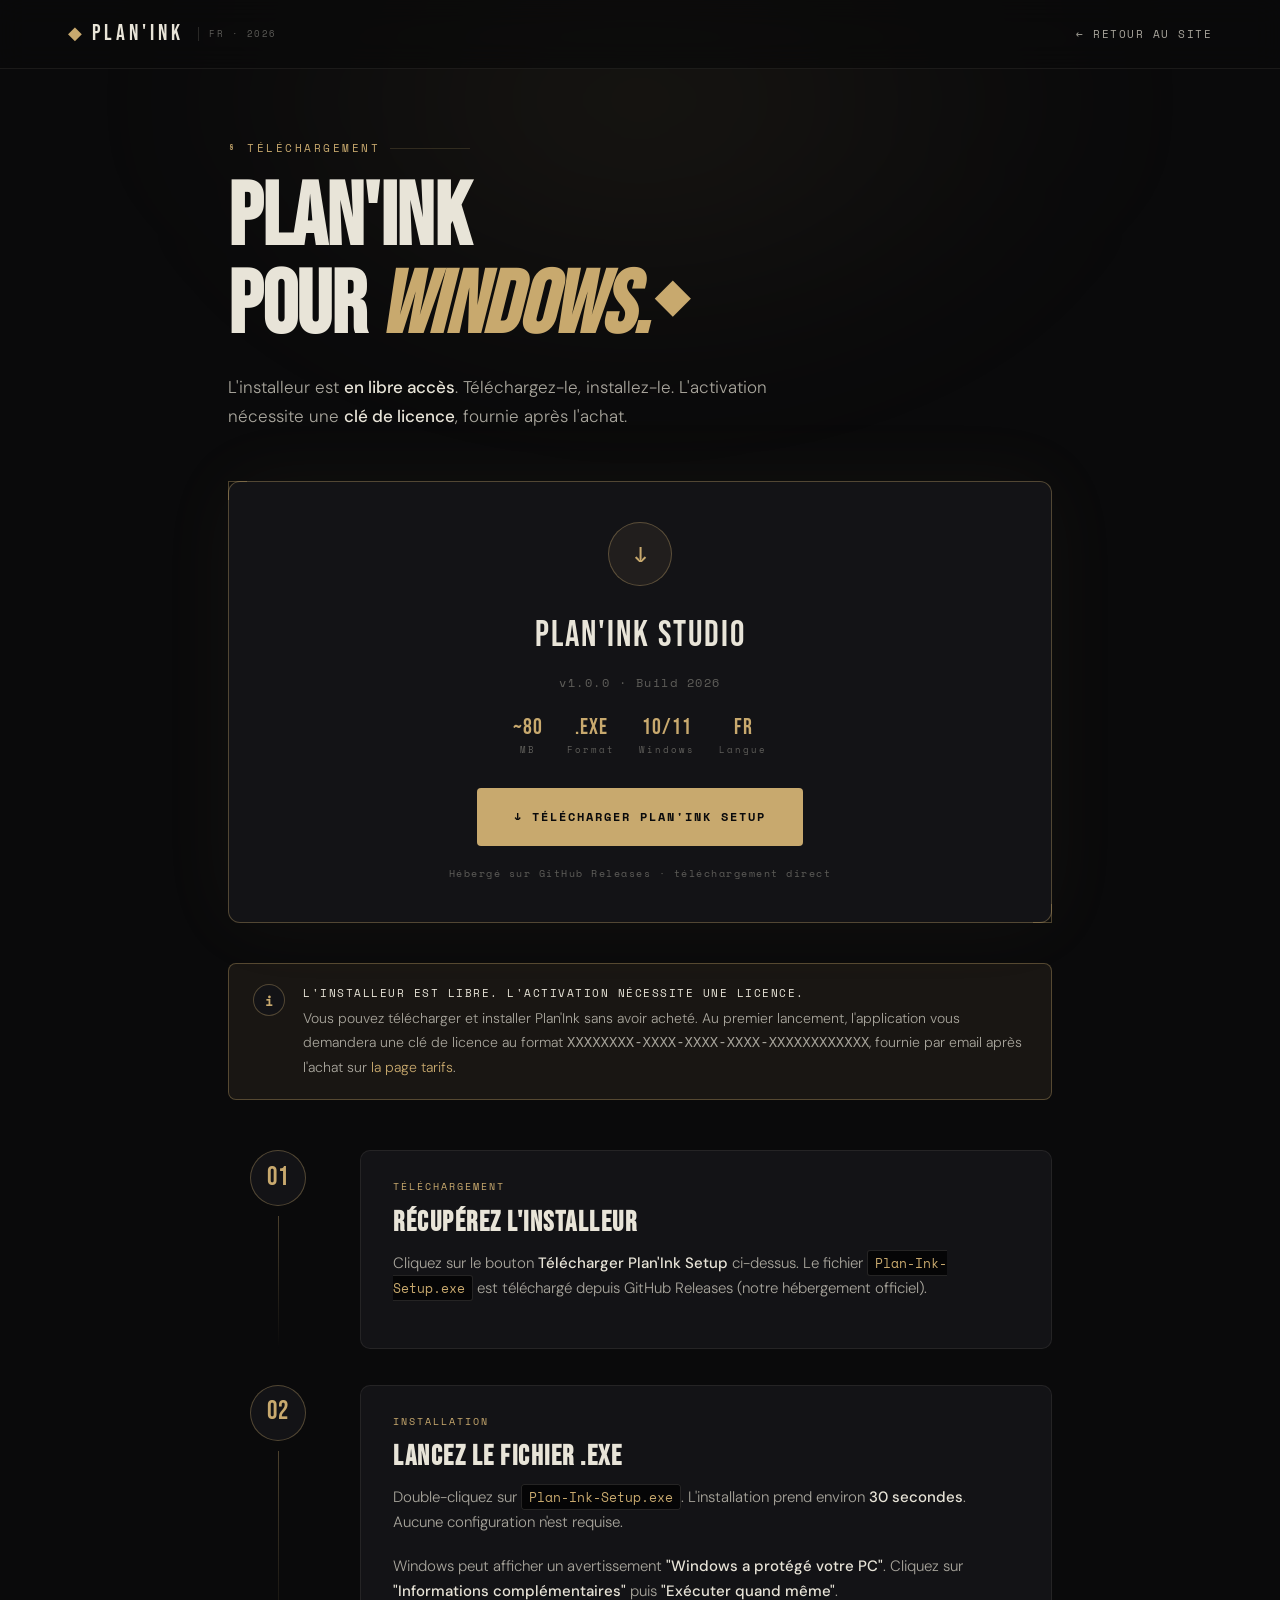
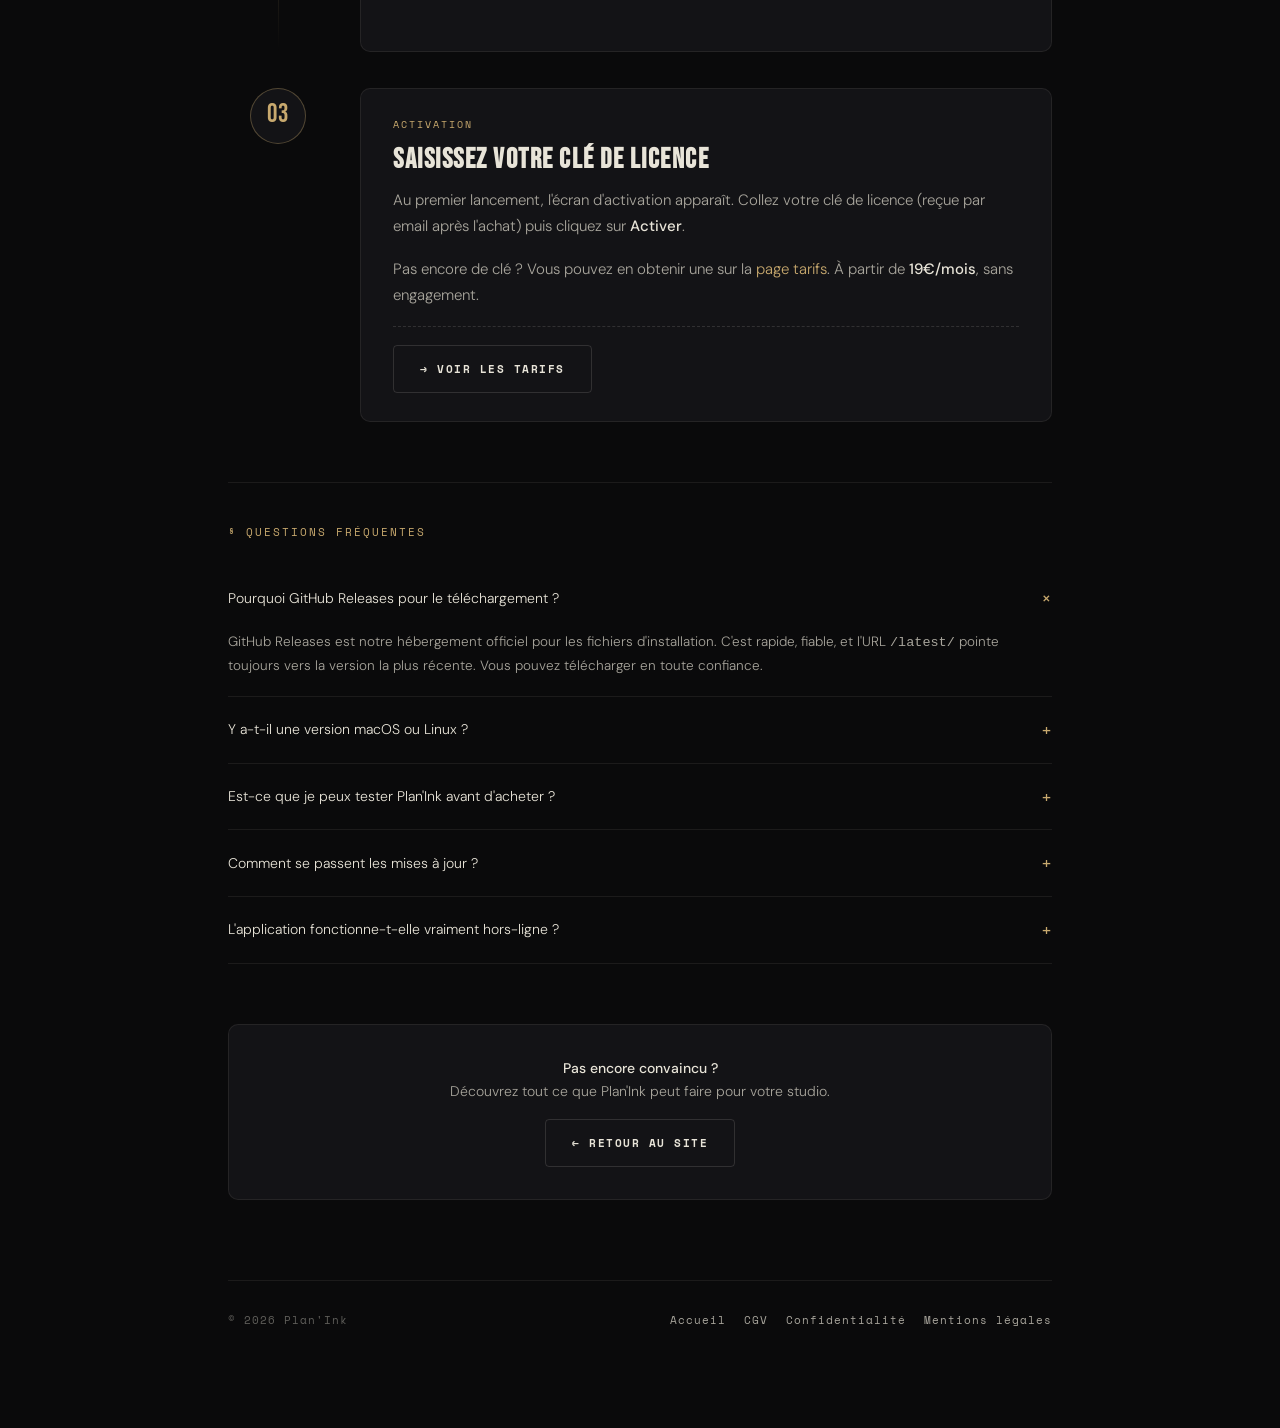
<file: telecharger.html>
<!doctype html>
<html lang="fr">
  <head>
    <meta charset="UTF-8" />
    <meta name="viewport" content="width=device-width, initial-scale=1.0" />
    <title>Télécharger Plan'Ink — Tattoo Studio Manager</title>
    <meta
      name="description"
      content="Téléchargez Plan'Ink pour Windows. L'installeur est libre d'accès, l'activation requiert une licence."
    />

    <link rel="preconnect" href="https://fonts.googleapis.com" />
    <link rel="preconnect" href="https://fonts.gstatic.com" crossorigin />
    <link
      href="https://fonts.googleapis.com/css2?family=Bebas+Neue&family=DM+Sans:wght@300;400;500;700&family=Space+Mono:wght@400;700&display=swap"
      rel="stylesheet"
    />

    <link rel="stylesheet" href="flow.css" />
  </head>
  <body>
    <div class="flow-glow"></div>

    <!-- ── NAV ────────────────────────────────────────────── -->
    <nav class="nav">
      <div class="nav-inner">
        <a href="/" class="nav-logo">
          <span class="logo-mark">◆</span>
          <span class="logo-text">PLAN'INK</span>
          <span class="logo-sub">FR · 2026</span>
        </a>
        <a href="/" class="nav-back">← Retour au site</a>
      </div>
    </nav>

    <!-- ── CONTENU ────────────────────────────────────────── -->
    <main class="flow-wrap">
      <div class="flow-eyebrow">§ TÉLÉCHARGEMENT</div>

      <h1 class="flow-title">
        Plan'Ink<br />
        pour <span class="flow-title-accent">Windows.</span>
      </h1>

      <p class="flow-lede">
        L'installeur est <strong>en libre accès</strong>. Téléchargez-le,
        installez-le. L'activation nécessite une
        <strong>clé de licence</strong>, fournie après l'achat.
      </p>

      <!-- ── CARTE DE TÉLÉCHARGEMENT PRINCIPALE ──────────── -->
      <div class="dl-card">
        <div class="dl-icon">↓</div>

        <div class="dl-title">PLAN'INK STUDIO</div>
        <div class="dl-version">v1.0.0 · Build 2026</div>

        <div class="dl-meta">
          <div class="dl-meta-item">
            <div class="dl-meta-num">~80</div>
            <div class="dl-meta-lbl">MB</div>
          </div>
          <div class="dl-meta-item">
            <div class="dl-meta-num">.exe</div>
            <div class="dl-meta-lbl">Format</div>
          </div>
          <div class="dl-meta-item">
            <div class="dl-meta-num">10/11</div>
            <div class="dl-meta-lbl">Windows</div>
          </div>
          <div class="dl-meta-item">
            <div class="dl-meta-num">FR</div>
            <div class="dl-meta-lbl">Langue</div>
          </div>
        </div>

        <div class="dl-action">
          <!-- Lien direct vers la dernière Release GitHub publique -->
          <a
            href="https://github.com/KatynD8/planink/releases/latest/download/Plan-Ink-Setup-1.0.1.exe"
            class="btn btn-primary btn-large"
          >
            ↓ Télécharger Plan'Ink Setup
          </a>
        </div>

        <div class="dl-system">
          Hébergé sur GitHub Releases · téléchargement direct
        </div>
      </div>

      <!-- ── INFO ACTIVATION ─────────────────────────────── -->
      <div class="info-box">
        <div class="info-box-icon">i</div>
        <div class="info-box-content">
          <strong
            >L'installeur est libre. L'activation nécessite une licence.</strong
          >
          Vous pouvez télécharger et installer Plan'Ink sans avoir acheté. Au
          premier lancement, l'application vous demandera une clé de licence au
          format <code>XXXXXXXX-XXXX-XXXX-XXXX-XXXXXXXXXXXX</code>, fournie par
          email après l'achat sur <a href="/#tarifs">la page tarifs</a>.
        </div>
      </div>

      <!-- ── 3 ÉTAPES INSTALLATION ──────────────────────── -->
      <div class="steps">
        <article class="step">
          <div class="step-spine">
            <div class="step-num">01</div>
            <div class="step-line"></div>
          </div>
          <div class="step-content">
            <div class="step-label">Téléchargement</div>
            <h2 class="step-title">Récupérez l'installeur</h2>
            <p class="step-desc">
              Cliquez sur le bouton
              <strong>Télécharger Plan'Ink Setup</strong> ci-dessus. Le fichier
              <code>Plan-Ink-Setup.exe</code> est téléchargé depuis GitHub
              Releases (notre hébergement officiel).
            </p>
          </div>
        </article>

        <article class="step">
          <div class="step-spine">
            <div class="step-num">02</div>
            <div class="step-line"></div>
          </div>
          <div class="step-content">
            <div class="step-label">Installation</div>
            <h2 class="step-title">Lancez le fichier .exe</h2>
            <p class="step-desc">
              Double-cliquez sur <code>Plan-Ink-Setup.exe</code>. L'installation
              prend environ <strong>30 secondes</strong>. Aucune configuration
              n'est requise.
            </p>
            <p class="step-desc">
              Windows peut afficher un avertissement
              <strong>"Windows a protégé votre PC"</strong>. Cliquez sur
              <strong>"Informations complémentaires"</strong> puis
              <strong>"Exécuter quand même"</strong>.
            </p>
          </div>
        </article>

        <article class="step">
          <div class="step-spine">
            <div class="step-num">03</div>
          </div>
          <div class="step-content">
            <div class="step-label">Activation</div>
            <h2 class="step-title">Saisissez votre clé de licence</h2>
            <p class="step-desc">
              Au premier lancement, l'écran d'activation apparaît. Collez votre
              clé de licence (reçue par email après l'achat) puis cliquez sur
              <strong>Activer</strong>.
            </p>
            <p class="step-desc">
              Pas encore de clé ? Vous pouvez en obtenir une sur la
              <a href="/#tarifs">page tarifs</a>. À partir de
              <strong>19€/mois</strong>, sans engagement.
            </p>
            <div class="step-action">
              <a href="/#tarifs" class="btn btn-ghost">→ Voir les tarifs</a>
            </div>
          </div>
        </article>
      </div>

      <!-- ── MINI FAQ téléchargement ─────────────────────── -->
      <div class="mini-faq">
        <div class="mini-faq-title">§ Questions fréquentes</div>

        <details class="mini-faq-item" open>
          <summary>
            <span>Pourquoi GitHub Releases pour le téléchargement ?</span>
            <span class="mini-faq-icon">+</span>
          </summary>
          <p>
            GitHub Releases est notre hébergement officiel pour les fichiers
            d'installation. C'est rapide, fiable, et l'URL <code>/latest/</code>
            pointe toujours vers la version la plus récente. Vous pouvez
            télécharger en toute confiance.
          </p>
        </details>

        <details class="mini-faq-item">
          <summary>
            <span>Y a-t-il une version macOS ou Linux ?</span>
            <span class="mini-faq-icon">+</span>
          </summary>
          <p>
            Pas pour le moment. Plan'Ink est actuellement disponible uniquement
            sur Windows 10 et 11. Les versions macOS et Linux sont prévues dans
            une mise à jour majeure à venir.
          </p>
        </details>

        <details class="mini-faq-item">
          <summary>
            <span>Est-ce que je peux tester Plan'Ink avant d'acheter ?</span>
            <span class="mini-faq-icon">+</span>
          </summary>
          <p>
            L'installeur est librement téléchargeable, mais l'application
            nécessite une clé de licence pour fonctionner. La meilleure façon de
            "tester" est de souscrire au plan mensuel à <strong>19€</strong>,
            sans engagement. Si Plan'Ink ne vous convient pas, vous résiliez en
            un clic, à n'importe quel moment.
          </p>
        </details>

        <details class="mini-faq-item">
          <summary>
            <span>Comment se passent les mises à jour ?</span>
            <span class="mini-faq-icon">+</span>
          </summary>
          <p>
            Plan'Ink intègre un système de mises à jour automatiques. Quand une
            nouvelle version est disponible, elle se télécharge en arrière-plan
            et s'installe au prochain redémarrage de l'application. Aucune
            action de votre part n'est nécessaire.
          </p>
        </details>

        <details class="mini-faq-item">
          <summary>
            <span>L'application fonctionne-t-elle vraiment hors-ligne ?</span>
            <span class="mini-faq-icon">+</span>
          </summary>
          <p>
            Oui. Toutes vos données (clients, RDV, contrats, finances) sont
            stockées localement sur votre ordinateur, chiffrées et sauvegardées
            automatiquement. Seule la vérification de licence requiert une
            connexion (une fois toutes les 24h, avec une tolérance de 7 jours en
            cas de problème réseau).
          </p>
        </details>
      </div>

      <!-- ── CTA FINAL ───────────────────────────────────── -->
      <div class="flow-cta">
        <p class="flow-cta-text">
          <strong>Pas encore convaincu ?</strong><br />
          Découvrez tout ce que Plan'Ink peut faire pour votre studio.
        </p>
        <a href="/" class="btn btn-ghost">← Retour au site</a>
      </div>

      <footer class="flow-footer">
        <span>© 2026 Plan'Ink</span>
        <div class="flow-footer-links">
          <a href="/">Accueil</a>
          <a href="cgv.html">CGV</a>
          <a href="privacy.html">Confidentialité</a>
          <a href="mentions-legales.html">Mentions légales</a>
        </div>
      </footer>
    </main>
  </body>
</html>
</file>
<file: style.css>
/* === PLAN'INK LANDING — STYLE V2 === */
/* Identité : carnet de flash tattoo, traits machine, hachures, repères */

:root {
  /* Palette — ink, bone, gold + accents */
  --ink: #0a0a0b;
  --ink-deep: #050506;
  --ink-card: #131316;
  --ink-card-2: #18181c;
  --ink-paper: #f5f1e6; /* papier flash sheet — pour les contrats */
  --bone: #e8e4d8;
  --bone-muted: #a8a59c;
  --bone-faint: #5f5e5a;
  --bone-shadow: #2a2a2c;

  --gold: #c8a96e;
  --gold-bright: #d4b97a;
  --gold-deep: #8e7340;
  --gold-dim: rgba(200, 169, 110, 0.35);
  --gold-glow: rgba(200, 169, 110, 0.08);
  --gold-line: rgba(200, 169, 110, 0.18);

  --red: #e24b4a;
  --green: #97c459;
  --amber: #ef9f27;
  --blue: #6db4e8;

  --border: rgba(232, 228, 216, 0.08);
  --border-strong: rgba(232, 228, 216, 0.14);
  --border-gold: rgba(200, 169, 110, 0.22);

  /* Typo */
  --font-display: "Bebas Neue", sans-serif;
  --font-sans: "DM Sans", sans-serif;
  --font-mono: "Space Mono", monospace;
  --font-script: "Caveat", cursive;

  /* Layout */
  --container: 1200px;
  --radius: 4px;
  --radius-lg: 8px;
}

/* ─── Reset ──────────────────────────────────────────────── */
*,
*::before,
*::after {
  box-sizing: border-box;
  margin: 0;
  padding: 0;
}
html {
  scroll-behavior: smooth;
}
body {
  background: var(--ink);
  color: var(--bone);
  font-family: var(--font-sans);
  font-size: 16px;
  line-height: 1.65;
  font-weight: 300;
  -webkit-font-smoothing: antialiased;
  overflow-x: hidden;
  position: relative;
}
a {
  color: inherit;
  text-decoration: none;
}
ul {
  list-style: none;
}
h1,
h2,
h3,
h4 {
  font-weight: 400;
  line-height: 1.05;
}
img,
svg {
  max-width: 100%;
  display: block;
}
button {
  font: inherit;
  background: none;
  border: none;
  cursor: pointer;
  color: inherit;
}

.container {
  width: 100%;
  max-width: var(--container);
  margin: 0 auto;
  padding: 0 28px;
  position: relative;
  z-index: 2;
}

/* ─── Backdrop : noise + grille ────────────────────────── */
.noise {
  position: fixed;
  inset: 0;
  z-index: 1;
  pointer-events: none;
  opacity: 0.03;
  background-image: url("data:image/svg+xml,%3Csvg viewBox='0 0 200 200' xmlns='http://www.w3.org/2000/svg'%3E%3Cfilter id='n'%3E%3CfeTurbulence type='fractalNoise' baseFrequency='0.95' numOctaves='3' stitchTiles='stitch'/%3E%3C/filter%3E%3Crect width='100%25' height='100%25' filter='url(%23n)'/%3E%3C/svg%3E");
}
.grid-bg {
  position: fixed;
  inset: 0;
  z-index: 0;
  pointer-events: none;
  background-image:
    linear-gradient(to right, rgba(232, 228, 216, 0.022) 1px, transparent 1px),
    linear-gradient(to bottom, rgba(232, 228, 216, 0.022) 1px, transparent 1px);
  background-size: 90px 90px;
  mask-image: radial-gradient(ellipse at top, black 25%, transparent 75%);
}

/* ─── NAV ───────────────────────────────────────────────── */
.nav {
  position: sticky;
  top: 0;
  z-index: 50;
  backdrop-filter: blur(14px);
  background: rgba(10, 10, 11, 0.72);
  border-bottom: 1px solid var(--border);
}
.nav-inner {
  display: flex;
  align-items: center;
  justify-content: space-between;
  height: 68px;
}
.nav-logo {
  display: flex;
  align-items: center;
  gap: 10px;
}
.logo-mark {
  color: var(--gold);
  font-size: 18px;
}
.logo-text {
  font-family: var(--font-display);
  font-size: 22px;
  letter-spacing: 4px;
  color: var(--bone);
}
.logo-sub {
  font-family: var(--font-mono);
  font-size: 9px;
  letter-spacing: 1.5px;
  color: var(--bone-faint);
  border-left: 1px solid var(--border-strong);
  padding-left: 10px;
  margin-left: 4px;
}
.nav-links {
  display: flex;
  align-items: center;
  gap: 26px;
}
.nav-links a {
  font-family: var(--font-mono);
  font-size: 11px;
  letter-spacing: 1.2px;
  text-transform: uppercase;
  color: var(--bone-muted);
  transition: color 0.2s;
}
.nav-links a:hover {
  color: var(--bone);
}
.nav-cta {
  color: var(--gold) !important;
  border: 1px solid var(--gold-dim);
  padding: 8px 14px;
  border-radius: var(--radius);
  transition: all 0.2s;
}
.nav-cta:hover {
  background: var(--gold-glow);
  border-color: var(--gold);
}

/* ─── Buttons ────────────────────────────────────────────── */
.btn {
  display: inline-flex;
  align-items: center;
  justify-content: center;
  gap: 8px;
  padding: 14px 26px;
  font-family: var(--font-mono);
  font-size: 11px;
  letter-spacing: 1.5px;
  text-transform: uppercase;
  font-weight: 700;
  border-radius: var(--radius);
  cursor: pointer;
  transition: all 0.2s;
  border: 1px solid transparent;
  white-space: nowrap;
}
.btn-primary {
  background: var(--gold);
  color: var(--ink);
}
.btn-primary:hover {
  background: var(--gold-bright);
  transform: translateY(-1px);
  box-shadow: 0 6px 24px rgba(200, 169, 110, 0.28);
}
.btn-ghost {
  border-color: var(--border-strong);
  color: var(--bone);
}
.btn-ghost:hover {
  border-color: var(--gold-dim);
  color: var(--gold);
}
.btn-block {
  width: 100%;
}
.btn-large {
  padding: 18px 36px;
  font-size: 12px;
  letter-spacing: 2px;
}

/* ─── HERO SPLIT ────────────────────────────────────────── */
.hero {
  padding: 70px 0 100px;
  position: relative;
}
.hero::before {
  content: "";
  position: absolute;
  top: 100px;
  right: -120px;
  width: 700px;
  height: 700px;
  background: radial-gradient(circle, var(--gold-glow) 0%, transparent 60%);
  filter: blur(80px);
  pointer-events: none;
  z-index: 0;
}
.hero-grid {
  display: grid;
  grid-template-columns: 1.1fr 0.9fr;
  gap: 60px;
  align-items: center;
}
.hero-left {
  position: relative;
  z-index: 2;
}

.hero-meta-line {
  display: flex;
  align-items: center;
  gap: 12px;
  margin-bottom: 24px;
  font-family: var(--font-mono);
  font-size: 10px;
  letter-spacing: 2px;
  color: var(--bone-faint);
}
.hero-num {
  color: var(--gold);
  font-family: var(--font-mono);
  font-weight: 700;
  font-size: 11px;
}
.hero-meta-text {
  border-left: 1px solid var(--gold-line);
  padding-left: 12px;
}

.hero-tagline {
  display: inline-flex;
  align-items: center;
  gap: 8px;
  padding: 6px 14px;
  border: 1px solid var(--gold-dim);
  border-radius: 999px;
  font-family: var(--font-mono);
  font-size: 10px;
  letter-spacing: 1.5px;
  text-transform: uppercase;
  color: var(--gold);
  background: var(--gold-glow);
  margin-bottom: 28px;
}
.hero-tag-dot {
  width: 6px;
  height: 6px;
  border-radius: 50%;
  background: var(--gold);
  box-shadow: 0 0 8px var(--gold);
  animation: pulse 2s ease-in-out infinite;
}
@keyframes pulse {
  0%,
  100% {
    opacity: 1;
  }
  50% {
    opacity: 0.4;
  }
}

.hero-title {
  font-family: var(--font-display);
  font-size: clamp(56px, 8vw, 110px);
  letter-spacing: -1px;
  line-height: 0.95;
  color: var(--bone);
  margin-bottom: 28px;
}
.hero-title-strike {
  position: relative;
  color: var(--bone-faint);
  text-decoration: line-through;
  text-decoration-color: var(--gold);
  text-decoration-thickness: 4px;
  margin-right: 6px;
}
.hero-title-accent {
  color: var(--gold);
  font-style: italic;
  position: relative;
}
.hero-title-accent::after {
  content: " ◆";
  font-style: normal;
  font-size: 0.5em;
  color: var(--gold);
  position: relative;
  top: -0.5em;
}

.hero-sub {
  max-width: 480px;
  font-size: 16px;
  color: var(--bone-muted);
  line-height: 1.7;
  margin-bottom: 36px;
}
.hero-sub strong {
  color: var(--bone);
  font-weight: 500;
}

.hero-actions {
  display: flex;
  gap: 14px;
  margin-bottom: 50px;
  flex-wrap: wrap;
}

.hero-trust {
  display: flex;
  gap: 32px;
  padding-top: 30px;
  border-top: 1px solid var(--border);
}
.hero-trust-item {
  display: flex;
  flex-direction: column;
  gap: 2px;
}
.hero-trust-num {
  font-family: var(--font-display);
  font-size: 22px;
  letter-spacing: 1px;
  color: var(--gold);
  line-height: 1;
}
.hero-trust-lbl {
  font-family: var(--font-mono);
  font-size: 9px;
  letter-spacing: 2px;
  text-transform: uppercase;
  color: var(--bone-faint);
  margin-top: 4px;
}

/* ── HERO RIGHT — STENCIL "LIVE" ────────────────────── */
.hero-right {
  position: relative;
  z-index: 2;
}

.stencil {
  background: var(--ink-card);
  border: 1px solid var(--border-gold);
  border-radius: var(--radius-lg);
  padding: 40px 24px 24px;
  position: relative;
  box-shadow:
    0 30px 80px rgba(0, 0, 0, 0.5),
    inset 0 1px 0 rgba(232, 228, 216, 0.04);
}
/* Coins type stencil — petits triangles aux 4 coins */
.stencil::before,
.stencil::after {
  content: "";
  position: absolute;
  width: 14px;
  height: 14px;
  border: 1px solid var(--gold-dim);
}
.stencil::before {
  top: -1px;
  left: -1px;
  border-right: none;
  border-bottom: none;
}
.stencil::after {
  bottom: -1px;
  right: -1px;
  border-left: none;
  border-top: none;
}

.stencil-tape {
  position: absolute;
  top: -10px;
  left: 50%;
  transform: translateX(-50%) rotate(-1deg);
  background: var(--gold);
  color: var(--ink);
  padding: 4px 14px;
  font-family: var(--font-mono);
  font-size: 9px;
  letter-spacing: 2px;
  font-weight: 700;
  border-radius: 2px;
  box-shadow: 0 2px 6px rgba(0, 0, 0, 0.3);
}
.stencil-tape span {
  position: relative;
}

.stencil-inner {
  display: flex;
  flex-direction: column;
  gap: 12px;
}

.live-card {
  background: var(--ink-deep);
  border: 1px solid var(--border);
  border-radius: var(--radius);
  padding: 14px 16px;
  position: relative;
}
.live-card-head {
  display: flex;
  align-items: center;
  gap: 8px;
  margin-bottom: 10px;
  font-family: var(--font-mono);
  font-size: 9px;
  letter-spacing: 1.5px;
  text-transform: uppercase;
}
.live-card-title {
  color: var(--bone-muted);
  letter-spacing: 2px;
}
.live-card-time {
  margin-left: auto;
  color: var(--bone-faint);
}
.live-pulse {
  width: 7px;
  height: 7px;
  background: var(--green);
  border-radius: 50%;
  box-shadow: 0 0 8px var(--green);
  animation: pulse 1.5s ease-in-out infinite;
}

.live-rdv-name {
  font-family: var(--font-display);
  font-size: 22px;
  letter-spacing: 2px;
  color: var(--bone);
  margin-bottom: 4px;
}
.live-rdv-meta {
  font-size: 12px;
  color: var(--bone-muted);
  margin-bottom: 12px;
}
.live-rdv-progress {
  display: flex;
  align-items: center;
  gap: 10px;
}
.live-rdv-bar {
  flex: 1;
  height: 4px;
  background: var(--ink);
  border-radius: 2px;
  overflow: hidden;
}
.live-rdv-bar > div {
  height: 100%;
  background: linear-gradient(90deg, var(--gold-deep), var(--gold));
}
.live-rdv-pct {
  font-family: var(--font-mono);
  font-size: 11px;
  color: var(--gold);
  font-weight: 700;
}

.live-alert .live-card-title {
  color: var(--amber);
}
.live-alert-row {
  display: flex;
  justify-content: space-between;
  font-size: 12px;
  padding: 6px 0;
  border-bottom: 1px dashed var(--border-strong);
}
.live-alert-row:last-child {
  border-bottom: none;
}
.live-alert-qty {
  font-family: var(--font-mono);
  color: var(--amber);
  font-weight: 700;
}

.live-stat-num {
  font-family: var(--font-display);
  font-size: 36px;
  letter-spacing: 1px;
  color: var(--gold);
  line-height: 1;
  margin-bottom: 6px;
}
.live-stat-spark {
  margin-top: 4px;
  height: 24px;
}

.stencil-footer {
  display: flex;
  align-items: center;
  gap: 10px;
  margin-top: 18px;
  padding-top: 14px;
  border-top: 1px dashed var(--border-strong);
  font-family: var(--font-mono);
  font-size: 9px;
  letter-spacing: 2px;
  color: var(--bone-faint);
}

/* ─── MARQUEE BAND ──────────────────────────────────────── */
.marquee-band {
  border-top: 1px solid var(--border);
  border-bottom: 1px solid var(--border);
  background: var(--ink-deep);
  overflow: hidden;
}
.marquee {
  padding: 18px 0;
  white-space: nowrap;
  overflow: hidden;
}
.marquee-track {
  display: inline-flex;
  gap: 32px;
  animation: marquee 40s linear infinite;
}
.m-item {
  font-family: var(--font-mono);
  font-size: 13px;
  letter-spacing: 2px;
  text-transform: uppercase;
  color: var(--bone);
}
.m-item:nth-child(odd) {
  color: var(--gold);
}
.m-sep {
  color: var(--bone-faint);
  font-family: var(--font-mono);
}
@keyframes marquee {
  from {
    transform: translateX(0);
  }
  to {
    transform: translateX(-50%);
  }
}

/* ─── SECTION HEADER (réutilisable) ────────────────────── */
.section-header {
  margin-bottom: 70px;
  max-width: 800px;
}
.section-eyebrow {
  font-family: var(--font-mono);
  font-size: 11px;
  letter-spacing: 2.5px;
  color: var(--gold);
  margin-bottom: 18px;
  display: flex;
  align-items: center;
  gap: 10px;
}
.section-eyebrow::after {
  content: "";
  flex: 1;
  height: 1px;
  background: var(--gold-line);
  max-width: 80px;
}
.section-title {
  font-family: var(--font-display);
  font-size: clamp(40px, 6vw, 76px);
  letter-spacing: -0.5px;
  line-height: 1;
  color: var(--bone);
}
.section-title-accent {
  color: var(--gold);
  font-style: italic;
}
.section-lede {
  margin-top: 20px;
  font-size: 16px;
  color: var(--bone-muted);
  max-width: 580px;
  line-height: 1.7;
}

/* ─── 3 PILIERS ────────────────────────────────────────── */
.pillars {
  padding: 110px 0;
  border-top: 1px solid var(--border);
  position: relative;
}

.pillars-grid {
  display: grid;
  grid-template-columns: repeat(3, 1fr);
  gap: 0;
  border: 1px solid var(--border);
  border-radius: var(--radius-lg);
  overflow: hidden;
}
.pillar {
  padding: 40px 32px;
  border-right: 1px solid var(--border);
  position: relative;
  background: var(--ink-card);
  transition: background 0.3s;
}
.pillar:last-child {
  border-right: none;
}
.pillar-mid {
  background: var(--ink-card-2);
}
.pillar:hover {
  background: rgba(200, 169, 110, 0.04);
}

.pillar-num {
  font-family: var(--font-mono);
  font-size: 11px;
  letter-spacing: 2px;
  color: var(--gold);
  margin-bottom: 24px;
}
.pillar-glyph {
  color: var(--gold);
  margin-bottom: 28px;
  opacity: 0.85;
}
.pillar h3 {
  font-family: var(--font-display);
  font-size: 32px;
  letter-spacing: 2px;
  color: var(--bone);
  margin-bottom: 14px;
}
.pillar p {
  font-size: 14px;
  color: var(--bone-muted);
  line-height: 1.7;
  margin-bottom: 24px;
}
.pillar-foot {
  display: flex;
  gap: 8px;
  font-family: var(--font-mono);
  font-size: 10px;
  letter-spacing: 1.5px;
  color: var(--bone-faint);
  padding-top: 18px;
  border-top: 1px dashed var(--border-strong);
}

/* ─── UNE JOURNÉE — TIMELINE ───────────────────────────── */
.day {
  padding: 110px 0;
  border-top: 1px solid var(--border);
  background: linear-gradient(180deg, var(--ink) 0%, var(--ink-deep) 100%);
}
.timeline {
  margin-top: 30px;
}

.time-block {
  display: grid;
  grid-template-columns: 130px 1fr;
  gap: 30px;
  margin-bottom: 40px;
  position: relative;
}
.time-block-last {
  margin-bottom: 0;
}

.time-spine {
  display: flex;
  flex-direction: column;
  align-items: center;
  gap: 8px;
  position: sticky;
  top: 100px;
}
.time-hour {
  font-family: var(--font-display);
  font-size: 32px;
  letter-spacing: 2px;
  color: var(--gold);
  background: var(--ink-card);
  border: 1px solid var(--gold-dim);
  padding: 6px 14px;
  border-radius: var(--radius);
  margin-bottom: 4px;
}
.time-bullet {
  width: 14px;
  height: 14px;
  border-radius: 50%;
  background: var(--gold);
  box-shadow:
    0 0 0 4px var(--ink),
    0 0 0 5px var(--gold-dim);
}
.time-line {
  width: 1px;
  flex: 1;
  min-height: 200px;
  background: linear-gradient(180deg, var(--gold-dim) 0%, transparent 100%);
}

.time-content {
  background: var(--ink-card);
  border: 1px solid var(--border);
  border-radius: var(--radius-lg);
  padding: 32px;
  position: relative;
}

.time-label {
  font-family: var(--font-mono);
  font-size: 10px;
  letter-spacing: 2px;
  color: var(--gold);
  margin-bottom: 14px;
}
.time-title {
  font-family: var(--font-display);
  font-size: 36px;
  letter-spacing: 1.5px;
  color: var(--bone);
  margin-bottom: 14px;
}
.time-desc {
  font-size: 15px;
  color: var(--bone-muted);
  line-height: 1.7;
  margin-bottom: 28px;
  max-width: 640px;
}

/* Mockups dans timeline */
.time-mock {
  background: var(--ink-deep);
  border: 1px solid var(--border-strong);
  border-radius: var(--radius);
  padding: 18px;
  position: relative;
  font-family: var(--font-sans);
}
.time-mock::before {
  content: "MOCK · TO BE REPLACED";
  position: absolute;
  top: -1px;
  right: 12px;
  font-family: var(--font-mono);
  font-size: 8px;
  letter-spacing: 1.5px;
  color: var(--bone-faint);
  background: var(--ink-deep);
  padding: 2px 6px;
  transform: translateY(-50%);
  border: 1px solid var(--border);
}

/* Mockup dashboard */
.tm-bar {
  display: flex;
  gap: 6px;
  margin-bottom: 16px;
  padding-bottom: 12px;
  border-bottom: 1px solid var(--border);
}
.tm-bar span {
  width: 10px;
  height: 10px;
  border-radius: 50%;
  background: var(--bone-shadow);
}
.tm-bar span:first-child {
  background: #ff5f57;
}
.tm-bar span:nth-child(2) {
  background: #febc2e;
}
.tm-bar span:last-child {
  background: #28c840;
}

.tm-stats {
  display: grid;
  grid-template-columns: repeat(3, 1fr);
  gap: 8px;
  margin-bottom: 14px;
}
.tm-stats > div {
  background: var(--ink-card);
  padding: 10px;
  border-radius: 4px;
  border: 1px solid var(--border);
}
.tm-lbl {
  display: block;
  font-family: var(--font-mono);
  font-size: 8px;
  letter-spacing: 1.5px;
  color: var(--bone-faint);
  margin-bottom: 4px;
}
.tm-num {
  display: block;
  font-family: var(--font-display);
  font-size: 22px;
  color: var(--bone);
  letter-spacing: 1px;
}
.tm-num.accent {
  color: var(--gold);
}
.tm-rdv-list {
  background: var(--ink-card);
  border-radius: 4px;
  border: 1px solid var(--border);
  padding: 4px 0;
}
.tm-rdv-row {
  display: grid;
  grid-template-columns: 60px 1fr 60px;
  align-items: center;
  gap: 10px;
  padding: 8px 12px;
  border-bottom: 1px solid var(--border);
  font-size: 12px;
}
.tm-rdv-row:last-child {
  border-bottom: none;
}
.tm-rdv-time {
  font-family: var(--font-mono);
  color: var(--gold);
  font-size: 11px;
}
.tm-rdv-name {
  color: var(--bone);
}
.tm-rdv-tag {
  font-family: var(--font-mono);
  font-size: 8px;
  letter-spacing: 1.5px;
  padding: 3px 6px;
  border-radius: 2px;
  text-align: center;
  font-weight: 700;
}
.tm-rdv-tag.confirmed {
  color: var(--green);
  background: rgba(151, 196, 89, 0.1);
  border: 1px solid rgba(151, 196, 89, 0.3);
}
.tm-rdv-tag.waiting {
  color: var(--amber);
  background: rgba(239, 159, 39, 0.1);
  border: 1px solid rgba(239, 159, 39, 0.3);
}

/* Mockup contrat — papier ivoire */
.time-mock-contract {
  background: var(--ink-paper);
  color: #1a1a1c;
}
.time-mock-contract::before {
  background: var(--ink-paper);
  color: #888;
}
.tm-paper {
  font-family: var(--font-sans);
  font-size: 12px;
}
.tm-paper-head {
  text-align: center;
  border-bottom: 2px solid #1a1a1c;
  padding-bottom: 12px;
  margin-bottom: 16px;
}
.tm-paper-logo {
  font-family: var(--font-display);
  font-size: 18px;
  letter-spacing: 3px;
  color: #1a1a1c;
  margin-bottom: 4px;
}
.tm-paper-title {
  font-family: var(--font-mono);
  font-size: 10px;
  letter-spacing: 2px;
  color: #444;
}
.tm-paper-row {
  display: grid;
  grid-template-columns: 130px 1fr;
  gap: 12px;
  padding: 6px 0;
  border-bottom: 1px dashed #aaa;
  font-size: 12px;
}
.tm-paper-lbl {
  font-family: var(--font-mono);
  font-size: 10px;
  color: #666;
  letter-spacing: 1px;
}
.tm-paper-fill {
  color: #1a1a1c;
}
.tm-paper-fill.mono {
  font-family: var(--font-mono);
  font-size: 10px;
}
.tm-paper-sig {
  margin-top: 20px;
  text-align: right;
}
.tm-paper-sig-line {
  display: block;
  width: 180px;
  height: 30px;
  border-bottom: 1px solid #1a1a1c;
  margin-left: auto;
}
.tm-paper-sig-lbl {
  display: block;
  font-family: var(--font-mono);
  font-size: 9px;
  color: #666;
  margin-top: 4px;
}

/* Mockup stock */
.tm-stock-head {
  display: flex;
  justify-content: space-between;
  align-items: center;
  margin-bottom: 16px;
  font-family: var(--font-mono);
  font-size: 10px;
  letter-spacing: 2px;
}
.tm-stock-head > span:first-child {
  color: var(--bone);
}
.tm-stock-action {
  color: var(--gold);
  border: 1px solid var(--gold-dim);
  padding: 4px 8px;
  border-radius: 3px;
  cursor: default;
}
.tm-stock-row {
  display: grid;
  grid-template-columns: 1fr 100px 60px;
  gap: 12px;
  align-items: center;
  padding: 10px 0;
  border-bottom: 1px solid var(--border);
  font-size: 13px;
}
.tm-stock-name {
  color: var(--bone);
}
.tm-stock-bar {
  height: 4px;
  background: var(--ink-card);
  border-radius: 2px;
  overflow: hidden;
}
.tm-stock-bar > div {
  height: 100%;
  border-radius: 2px;
}
.tm-stock-qty {
  font-family: var(--font-mono);
  font-size: 11px;
  color: var(--bone-muted);
  text-align: right;
}
.tm-stock-qty.warn {
  color: var(--amber);
  font-weight: 700;
}

.tm-stock-mvt {
  display: flex;
  justify-content: space-between;
  margin-top: 12px;
  padding: 6px 0;
  border-top: 1px dashed var(--border-strong);
  font-family: var(--font-mono);
  font-size: 10px;
  color: var(--bone-faint);
}
.tm-stock-mvt:first-of-type {
  border-top: 1px solid var(--gold-line);
  margin-top: 14px;
}

/* Mockup finance */
.tm-fin-head {
  font-family: var(--font-mono);
  font-size: 10px;
  letter-spacing: 2px;
  color: var(--bone);
  margin-bottom: 16px;
}
.tm-fin-stats {
  display: grid;
  grid-template-columns: repeat(3, 1fr);
  gap: 10px;
  margin-bottom: 16px;
}
.tm-fin-stat {
  background: var(--ink-card);
  border: 1px solid var(--border);
  border-radius: 4px;
  padding: 12px;
  text-align: center;
}
.tm-fin-stat-lbl {
  display: block;
  font-family: var(--font-mono);
  font-size: 9px;
  letter-spacing: 1.5px;
  color: var(--bone-faint);
  margin-bottom: 6px;
}
.tm-fin-stat-val {
  display: block;
  font-family: var(--font-display);
  font-size: 22px;
  letter-spacing: 1px;
}
.tm-fin-stat-val.green {
  color: var(--green);
}
.tm-fin-stat-val.red {
  color: var(--red);
}
.tm-fin-stat-val.accent {
  color: var(--gold);
}
.tm-fin-chart {
  background: var(--ink-card);
  border: 1px solid var(--border);
  border-radius: 4px;
  padding: 8px 10px;
}

/* ─── 6 FONCTIONS ───────────────────────────────────────── */
.fonctions {
  padding: 110px 0;
  border-top: 1px solid var(--border);
}
.fn-grid {
  display: grid;
  grid-template-columns: repeat(3, 1fr);
  gap: 0;
  border-top: 1px solid var(--border);
  border-left: 1px solid var(--border);
}
.fn {
  padding: 36px 28px;
  border-right: 1px solid var(--border);
  border-bottom: 1px solid var(--border);
  position: relative;
  transition: background 0.3s;
}
.fn:hover {
  background: var(--gold-glow);
}
.fn-num {
  font-family: var(--font-mono);
  font-size: 11px;
  letter-spacing: 2px;
  color: var(--gold);
  margin-bottom: 20px;
  display: flex;
  align-items: center;
  gap: 10px;
}
.fn-num::after {
  content: "";
  flex: 1;
  height: 1px;
  background: var(--gold-line);
}
.fn h3 {
  font-family: var(--font-display);
  font-size: 24px;
  letter-spacing: 2px;
  color: var(--bone);
  margin-bottom: 12px;
}
.fn p {
  font-size: 13.5px;
  color: var(--bone-muted);
  line-height: 1.7;
}

/* ─── COMPARATIF AVANT / APRÈS ──────────────────────────── */
.versus {
  padding: 110px 0;
  border-top: 1px solid var(--border);
}
.vs-grid {
  display: grid;
  grid-template-columns: 1fr 80px 1fr;
  gap: 0;
  align-items: stretch;
}
.vs-card {
  padding: 36px 32px;
  border-radius: var(--radius-lg);
  position: relative;
}
.vs-before {
  background: var(--ink-card);
  border: 1px solid var(--border);
  /* hachures CSS — effet rayé manuel */
  background-image: repeating-linear-gradient(
    135deg,
    transparent 0px,
    transparent 18px,
    rgba(232, 228, 216, 0.015) 18px,
    rgba(232, 228, 216, 0.015) 19px
  );
}
.vs-after {
  background: var(--ink-card);
  border: 1px solid var(--gold-dim);
  box-shadow: 0 0 50px rgba(200, 169, 110, 0.06);
}
.vs-tag {
  display: inline-block;
  font-family: var(--font-mono);
  font-size: 10px;
  letter-spacing: 2px;
  color: var(--bone-muted);
  border: 1px solid var(--border-strong);
  padding: 4px 10px;
  border-radius: 3px;
  margin-bottom: 24px;
}
.vs-tag-after {
  color: var(--ink);
  background: var(--gold);
  border-color: var(--gold);
}
.vs-list {
  display: flex;
  flex-direction: column;
}
.vs-list li {
  display: flex;
  align-items: flex-start;
  gap: 14px;
  padding: 12px 0;
  border-bottom: 1px dashed var(--border-strong);
  font-size: 14px;
}
.vs-list li:last-child {
  border-bottom: none;
}
.vs-x,
.vs-check {
  flex-shrink: 0;
  width: 22px;
  height: 22px;
  border-radius: 50%;
  display: flex;
  align-items: center;
  justify-content: center;
  font-family: var(--font-mono);
  font-size: 12px;
  font-weight: 700;
}
.vs-x {
  background: rgba(226, 75, 74, 0.08);
  color: var(--red);
  border: 1px solid rgba(226, 75, 74, 0.25);
}
.vs-check {
  background: var(--gold-glow);
  color: var(--gold);
  border: 1px solid var(--gold-dim);
}
.vs-before .vs-list li {
  color: var(--bone-muted);
  text-decoration: line-through;
  text-decoration-color: rgba(226, 75, 74, 0.3);
}
.vs-after .vs-list li {
  color: var(--bone);
}
.vs-foot {
  margin-top: 22px;
  padding-top: 18px;
  border-top: 1px solid var(--border-strong);
  font-family: var(--font-mono);
  font-size: 11px;
  letter-spacing: 1px;
  color: var(--bone-faint);
  display: flex;
  flex-direction: column;
  gap: 3px;
}
.vs-foot-accent {
  color: var(--gold);
}
.vs-arrow {
  display: flex;
  align-items: center;
  justify-content: center;
  color: var(--gold);
  opacity: 0.5;
}

/* ─── TARIFS — toggle ───────────────────────────────────── */
.tarifs {
  padding: 110px 0 130px;
  border-top: 1px solid var(--border);
  position: relative;
}
.tarifs::before {
  content: "";
  position: absolute;
  top: 50%;
  left: 50%;
  transform: translate(-50%, -50%);
  width: 600px;
  height: 600px;
  background: radial-gradient(circle, var(--gold-glow) 0%, transparent 60%);
  filter: blur(80px);
  pointer-events: none;
}

.price-toggle {
  display: inline-flex;
  background: var(--ink-card);
  border: 1px solid var(--border);
  border-radius: 999px;
  padding: 4px;
  margin-bottom: 40px;
  position: relative;
  z-index: 2;
}
.pt-btn {
  padding: 10px 22px;
  font-family: var(--font-mono);
  font-size: 11px;
  letter-spacing: 1.5px;
  text-transform: uppercase;
  color: var(--bone-muted);
  border-radius: 999px;
  transition: all 0.2s;
  position: relative;
}
.pt-btn.active {
  background: var(--gold);
  color: var(--ink);
}
.pt-save {
  display: inline-block;
  margin-left: 8px;
  font-size: 9px;
  padding: 2px 6px;
  background: rgba(151, 196, 89, 0.18);
  color: var(--green);
  border-radius: 2px;
  letter-spacing: 1px;
}
.pt-btn.active .pt-save {
  background: var(--ink);
  color: var(--green);
}

.price-card-wrap {
  max-width: 460px;
  margin: 0 auto;
  position: relative;
  z-index: 2;
}
.price-card {
  background: var(--ink-card);
  border: 1px solid var(--gold-dim);
  border-radius: var(--radius-lg);
  padding: 44px 38px;
  position: relative;
  text-align: center;
  box-shadow: 0 0 80px rgba(200, 169, 110, 0.05);
}
.price-card-mark {
  position: absolute;
  top: -16px;
  left: 50%;
  transform: translateX(-50%);
  background: var(--ink);
  border: 1px solid var(--gold-dim);
  border-radius: 50%;
  width: 32px;
  height: 32px;
  display: flex;
  align-items: center;
  justify-content: center;
  color: var(--gold);
  font-size: 14px;
}
.price-card-name {
  font-family: var(--font-display);
  font-size: 22px;
  letter-spacing: 4px;
  color: var(--bone);
  margin-bottom: 24px;
}
.price-card-price {
  display: flex;
  align-items: baseline;
  justify-content: center;
  gap: 4px;
  margin-bottom: 14px;
}
.price-amount {
  font-family: var(--font-display);
  font-size: 88px;
  line-height: 1;
  color: var(--gold);
}
.price-currency {
  font-family: var(--font-display);
  font-size: 36px;
  color: var(--bone-muted);
}
.price-period {
  font-family: var(--font-mono);
  font-size: 13px;
  color: var(--bone-muted);
  margin-left: 6px;
}
.price-card-equiv,
.price-card-equiv-empty {
  font-size: 13px;
  color: var(--bone-muted);
  margin-bottom: 30px;
  font-family: var(--font-mono);
  letter-spacing: 0.5px;
}
.price-card-equiv strong {
  color: var(--gold);
  font-weight: 700;
}
.price-card-feats {
  text-align: left;
  margin-bottom: 32px;
}
.price-card-feats li {
  padding: 10px 0;
  font-size: 13px;
  color: var(--bone);
  border-bottom: 1px solid var(--border);
  display: flex;
  align-items: center;
  gap: 10px;
}
.price-card-feats li:last-child {
  border-bottom: none;
}
.feat-check {
  color: var(--gold);
  font-weight: 700;
  font-size: 13px;
}
.price-card-trust {
  display: flex;
  flex-direction: column;
  gap: 8px;
  margin-top: 24px;
  padding-top: 24px;
  border-top: 1px dashed var(--border-strong);
  font-family: var(--font-mono);
  font-size: 10px;
  letter-spacing: 1.2px;
  color: var(--bone-faint);
}

/* ─── FAQ 2 colonnes ────────────────────────────────────── */
.faq {
  padding: 110px 0;
  border-top: 1px solid var(--border);
}
.faq-grid {
  display: grid;
  grid-template-columns: 1fr 1fr;
  gap: 0 40px;
  border-top: 1px solid var(--border);
}
.faq-item {
  border-bottom: 1px solid var(--border);
}
.faq-item summary {
  list-style: none;
  display: flex;
  justify-content: space-between;
  align-items: center;
  padding: 22px 0;
  cursor: pointer;
  font-size: 15px;
  color: var(--bone);
  transition: color 0.2s;
  gap: 14px;
}
.faq-item summary::-webkit-details-marker {
  display: none;
}
.faq-item:hover summary {
  color: var(--gold);
}
.faq-q {
  flex: 1;
}
.faq-icon {
  font-family: var(--font-mono);
  font-size: 22px;
  color: var(--gold);
  transition: transform 0.3s;
  font-weight: 300;
  flex-shrink: 0;
}
.faq-item[open] .faq-icon {
  transform: rotate(45deg);
}
.faq-item p {
  padding: 0 0 22px;
  font-size: 13.5px;
  color: var(--bone-muted);
  line-height: 1.7;
  max-width: 95%;
}

/* ─── FINAL CTA ─────────────────────────────────────────── */
.final-cta {
  padding: 140px 0 100px;
  text-align: center;
  border-top: 1px solid var(--border);
  position: relative;
  overflow: hidden;
}
.final-cta::before {
  content: "";
  position: absolute;
  top: 50%;
  left: 50%;
  transform: translate(-50%, -50%);
  width: 900px;
  height: 900px;
  background: radial-gradient(circle, var(--gold-glow) 0%, transparent 60%);
  filter: blur(120px);
  pointer-events: none;
}
.final-cta-mark {
  font-family: var(--font-mono);
  font-size: 14px;
  color: var(--gold);
  letter-spacing: 12px;
  margin-bottom: 22px;
  opacity: 0.6;
  position: relative;
  z-index: 2;
}
.final-cta-title {
  font-family: var(--font-display);
  font-size: clamp(48px, 7vw, 88px);
  letter-spacing: -0.5px;
  line-height: 0.98;
  color: var(--bone);
  margin-bottom: 22px;
  position: relative;
  z-index: 2;
}
.final-cta-sub {
  font-size: 16px;
  color: var(--bone-muted);
  margin-bottom: 40px;
  max-width: 520px;
  margin-left: auto;
  margin-right: auto;
  position: relative;
  z-index: 2;
}
.final-cta-actions {
  margin-bottom: 50px;
  position: relative;
  z-index: 2;
}
.final-cta-sig {
  display: inline-block;
  position: relative;
  z-index: 2;
  padding-top: 30px;
  border-top: 1px solid var(--border);
}
.sig-line {
  font-family: var(--font-script);
  font-size: 22px;
  color: var(--gold);
  letter-spacing: 0.5px;
}

/* ─── FOOTER ────────────────────────────────────────────── */
.footer {
  padding: 60px 0 40px;
  border-top: 1px solid var(--border);
  background: var(--ink-deep);
}
.footer-inner {
  display: grid;
  grid-template-columns: 1.5fr 1fr 1fr 1.5fr;
  gap: 40px;
}
.footer-brand .footer-logo {
  font-family: var(--font-display);
  font-size: 18px;
  letter-spacing: 3px;
  color: var(--gold);
  margin-bottom: 6px;
}
.footer-brand .footer-tagline {
  font-family: var(--font-mono);
  font-size: 9px;
  letter-spacing: 2px;
  color: var(--bone-faint);
  text-transform: uppercase;
  margin-bottom: 14px;
}
.footer-version {
  font-family: var(--font-mono);
  font-size: 10px;
  color: var(--bone-faint);
  letter-spacing: 1.5px;
}
.footer-col-title {
  font-family: var(--font-mono);
  font-size: 10px;
  letter-spacing: 2px;
  color: var(--gold);
  text-transform: uppercase;
  margin-bottom: 14px;
}
.footer-col a {
  display: block;
  font-family: var(--font-mono);
  font-size: 12px;
  color: var(--bone-muted);
  padding: 4px 0;
  transition: color 0.2s;
}
.footer-col a:hover {
  color: var(--gold);
}
.footer-meta {
  margin-top: 14px;
  font-family: var(--font-mono);
  font-size: 10px;
  color: var(--bone-faint);
  line-height: 1.6;
}

/* ─── Responsive ───────────────────────────────────────── */
@media (max-width: 1000px) {
  .hero-grid {
    grid-template-columns: 1fr;
    gap: 50px;
  }
  .hero-right {
    max-width: 500px;
  }

  .pillars-grid {
    grid-template-columns: 1fr;
  }
  .pillar {
    border-right: none;
    border-bottom: 1px solid var(--border);
  }
  .pillar:last-child {
    border-bottom: none;
  }

  .fn-grid {
    grid-template-columns: repeat(2, 1fr);
  }

  .vs-grid {
    grid-template-columns: 1fr;
    gap: 20px;
  }
  .vs-arrow {
    transform: rotate(90deg);
  }

  .faq-grid {
    grid-template-columns: 1fr;
  }

  .footer-inner {
    grid-template-columns: 1fr 1fr;
    gap: 30px;
  }

  .time-block {
    grid-template-columns: 80px 1fr;
    gap: 16px;
  }
  .time-hour {
    font-size: 22px;
    padding: 4px 8px;
  }
}

@media (max-width: 600px) {
  .nav-links {
    gap: 14px;
  }
  .nav-links a:not(.nav-cta) {
    display: none;
  }
  .logo-sub {
    display: none;
  }

  .fn-grid {
    grid-template-columns: 1fr;
  }
  .footer-inner {
    grid-template-columns: 1fr;
  }

  .hero-actions {
    flex-direction: column;
  }
  .hero-actions .btn {
    width: 100%;
  }
  .hero-trust {
    flex-wrap: wrap;
    gap: 20px;
  }

  .time-block {
    grid-template-columns: 1fr;
    gap: 16px;
  }
  .time-spine {
    flex-direction: row;
    position: relative;
    top: 0;
    margin-bottom: 14px;
  }
  .time-line {
    display: none;
  }

  .price-amount {
    font-size: 64px;
  }
  .price-card {
    padding: 32px 24px;
  }
}

/* ─── CAPTURE PLACEHOLDERS ──────────────────────────────── */
/* Rectangles noirs en attendant les vraies captures d'écran.
   Quand tu auras tes captures, remplace simplement chaque
   <div class="capture-placeholder ...">...</div>
   par : <img src="assets/[nom].png" alt="...">                  */

.capture-placeholder {
  display: flex;
  flex-direction: column;
  align-items: center;
  justify-content: center;
  gap: 8px;
  background: var(--ink-deep);
  border: 1px solid var(--border-strong);
  border-radius: var(--radius-lg);
  position: relative;
  overflow: hidden;
}

/* Hachures diagonales subtiles pour signaler "placeholder" */
.capture-placeholder::before {
  content: "";
  position: absolute;
  inset: 0;
  background-image: repeating-linear-gradient(
    135deg,
    transparent 0px,
    transparent 22px,
    rgba(232, 228, 216, 0.018) 22px,
    rgba(232, 228, 216, 0.018) 23px
  );
  pointer-events: none;
}

/* Petits coins type repère de découpe */
.capture-placeholder::after {
  content: "";
  position: absolute;
  top: 12px;
  left: 12px;
  right: 12px;
  bottom: 12px;
  border: 1px dashed var(--border-strong);
  border-radius: 4px;
  pointer-events: none;
}

.capture-label {
  position: relative;
  font-family: var(--font-mono);
  font-size: 10px;
  letter-spacing: 3px;
  color: var(--gold);
  text-transform: uppercase;
  z-index: 1;
}
.capture-name {
  position: relative;
  font-family: var(--font-mono);
  font-size: 12px;
  color: var(--bone-faint);
  letter-spacing: 1px;
  z-index: 1;
}

/* ─── PLACEHOLDERS (rectangles noirs, en attendant les captures) ── */

/* Variante hero — placeholder, ratio 4:5 */
.capture-placeholder.capture-hero {
  aspect-ratio: 4 / 5;
  width: 100%;
  min-height: 480px;
  box-shadow:
    0 30px 80px rgba(0, 0, 0, 0.5),
    0 0 1px var(--gold-line),
    inset 0 1px 0 rgba(232, 228, 216, 0.04);
}

/* Variante timeline — placeholder, ratio 16:10 */
.capture-placeholder.capture-timeline {
  aspect-ratio: 16 / 10;
  width: 100%;
  min-height: 280px;
}

/* ─── VRAIES IMAGES (captures intégrées) ─── */
/* Pour les <img>, on laisse les proportions naturelles de l'image
   pour éviter les déformations. Chaque type de capture a son traitement. */

/* Hero — dashboard d'app, paysage 16:9 ou 16:10
   On l'affiche tel quel, la largeur s'adapte au conteneur droit du hero */
img.capture-hero {
  display: block;
  width: 100%;
  height: auto;
  border-radius: var(--radius-lg);
  border: 1px solid var(--border-strong);
  box-shadow:
    0 30px 80px rgba(0, 0, 0, 0.5),
    0 0 1px var(--gold-line),
    inset 0 1px 0 rgba(232, 228, 216, 0.04);
}

/* Timeline — captures d'écrans paysage classiques */
img.capture-timeline {
  display: block;
  width: 100%;
  height: auto;
  border-radius: var(--radius-lg);
  border: 1px solid var(--border-strong);
}

/* Cas spécial : le contrat PDF est en format A4 portrait.
   On limite sa hauteur pour ne pas qu'il prenne toute la page,
   on le centre, et on ajoute un effet "document posé" subtil. */
img[src*="contrat-pdf"].capture-timeline {
  max-height: 620px;
  width: auto;
  max-width: 100%;
  margin: 0 auto;
  /* léger effet feuille posée */
  box-shadow:
    0 20px 50px rgba(0, 0, 0, 0.5),
    0 0 0 1px rgba(232, 228, 216, 0.06);
}

/* ─── Selection ─────────────────────────────────────────── */
::selection {
  background: var(--gold);
  color: var(--ink);
}

/* ─── Reduce motion ─────────────────────────────────────── */
@media (prefers-reduced-motion: reduce) {
  .marquee-track {
    animation: none;
  }
  .live-pulse,
  .hero-tag-dot {
    animation: none;
  }
  html {
    scroll-behavior: auto;
  }
}
</file>
<file: legal.css>
/* === PLAN'INK — PAGES LÉGALES === */
/* Style partagé pour mentions-legales.html, cgv.html, privacy.html */

:root {
  --ink: #0a0a0b;
  --ink-deep: #050506;
  --ink-card: #131316;
  --bone: #e8e4d8;
  --bone-muted: #a8a59c;
  --bone-faint: #5f5e5a;
  --gold: #c8a96e;
  --gold-bright: #d4b97a;
  --gold-dim: rgba(200, 169, 110, 0.35);
  --gold-glow: rgba(200, 169, 110, 0.08);
  --gold-line: rgba(200, 169, 110, 0.18);
  --border: rgba(232, 228, 216, 0.08);
  --border-strong: rgba(232, 228, 216, 0.14);

  --font-display: "Bebas Neue", sans-serif;
  --font-sans: "DM Sans", sans-serif;
  --font-mono: "Space Mono", monospace;
}

* {
  box-sizing: border-box;
  margin: 0;
  padding: 0;
}
html {
  scroll-behavior: smooth;
}
body {
  background: var(--ink);
  color: var(--bone);
  font-family: var(--font-sans);
  font-size: 16px;
  line-height: 1.7;
  font-weight: 300;
  -webkit-font-smoothing: antialiased;
}
a {
  color: var(--gold);
  text-decoration: none;
  transition: color 0.2s;
}
a:hover {
  color: var(--gold-bright);
  text-decoration: underline;
}

/* ─── NAV ────────────────────────────────────────────────── */
.nav {
  position: sticky;
  top: 0;
  z-index: 50;
  backdrop-filter: blur(14px);
  background: rgba(10, 10, 11, 0.72);
  border-bottom: 1px solid var(--border);
}
.nav-inner {
  max-width: 1200px;
  margin: 0 auto;
  padding: 0 28px;
  height: 68px;
  display: flex;
  align-items: center;
  justify-content: space-between;
}
.nav-logo {
  display: flex;
  align-items: center;
  gap: 10px;
}
.logo-mark {
  color: var(--gold);
  font-size: 18px;
}
.logo-text {
  font-family: var(--font-display);
  font-size: 22px;
  letter-spacing: 4px;
  color: var(--bone);
}
.logo-sub {
  font-family: var(--font-mono);
  font-size: 9px;
  letter-spacing: 1.5px;
  color: var(--bone-faint);
  border-left: 1px solid var(--border-strong);
  padding-left: 10px;
  margin-left: 4px;
}
.nav-back {
  font-family: var(--font-mono);
  font-size: 11px;
  letter-spacing: 1.5px;
  text-transform: uppercase;
  color: var(--bone-muted);
}
.nav-back:hover {
  color: var(--gold);
  text-decoration: none;
}

/* ─── DOCUMENT ───────────────────────────────────────────── */
.doc {
  max-width: 800px;
  margin: 0 auto;
  padding: 80px 28px 120px;
}

.doc-header {
  margin-bottom: 60px;
  padding-bottom: 40px;
  border-bottom: 1px solid var(--border);
}
.doc-eyebrow {
  font-family: var(--font-mono);
  font-size: 11px;
  letter-spacing: 2.5px;
  color: var(--gold);
  margin-bottom: 18px;
  display: flex;
  align-items: center;
  gap: 10px;
}
.doc-eyebrow::after {
  content: "";
  flex: 1;
  height: 1px;
  background: var(--gold-line);
  max-width: 80px;
}
.doc-title {
  font-family: var(--font-display);
  font-size: clamp(40px, 6vw, 64px);
  letter-spacing: -0.5px;
  line-height: 1.05;
  color: var(--bone);
  margin-bottom: 16px;
}
.doc-meta {
  font-family: var(--font-mono);
  font-size: 12px;
  color: var(--bone-faint);
  letter-spacing: 1px;
}
.doc-meta span {
  margin-right: 16px;
}
.doc-meta strong {
  color: var(--bone-muted);
  font-weight: 400;
}

/* ─── TYPO CONTENU ───────────────────────────────────────── */
.doc-content h2 {
  font-family: var(--font-display);
  font-size: 32px;
  letter-spacing: 2px;
  color: var(--gold);
  margin-top: 56px;
  margin-bottom: 20px;
  padding-bottom: 12px;
  border-bottom: 1px solid var(--gold-line);
}
.doc-content h2:first-child {
  margin-top: 0;
}

.doc-content h3 {
  font-family: var(--font-mono);
  font-size: 13px;
  letter-spacing: 1.5px;
  text-transform: uppercase;
  color: var(--bone);
  margin-top: 32px;
  margin-bottom: 12px;
}

.doc-content p {
  font-size: 15.5px;
  color: var(--bone-muted);
  line-height: 1.75;
  margin-bottom: 16px;
}

.doc-content ul,
.doc-content ol {
  margin: 0 0 20px 0;
  padding-left: 0;
}
.doc-content li {
  list-style: none;
  font-size: 15.5px;
  color: var(--bone-muted);
  line-height: 1.75;
  margin-bottom: 10px;
  padding-left: 24px;
  position: relative;
}
.doc-content ul li::before {
  content: "—";
  position: absolute;
  left: 0;
  color: var(--gold);
  font-weight: 700;
}
.doc-content ol {
  counter-reset: list;
}
.doc-content ol li {
  counter-increment: list;
}
.doc-content ol li::before {
  content: counter(list) ".";
  position: absolute;
  left: 0;
  color: var(--gold);
  font-family: var(--font-mono);
  font-size: 13px;
  font-weight: 700;
}

.doc-content strong {
  color: var(--bone);
  font-weight: 500;
}

.doc-content code {
  font-family: var(--font-mono);
  font-size: 13px;
  background: var(--ink-card);
  border: 1px solid var(--border-strong);
  border-radius: 3px;
  padding: 2px 6px;
  color: var(--bone);
}

.doc-content table {
  width: 100%;
  border-collapse: collapse;
  margin: 20px 0;
  font-size: 14px;
  border: 1px solid var(--border-strong);
  border-radius: 4px;
  overflow: hidden;
}
.doc-content th {
  text-align: left;
  padding: 12px 16px;
  background: var(--ink-card);
  font-family: var(--font-mono);
  font-size: 11px;
  letter-spacing: 1.5px;
  color: var(--gold);
  text-transform: uppercase;
  border-bottom: 1px solid var(--border-strong);
  font-weight: 700;
}
.doc-content td {
  padding: 12px 16px;
  color: var(--bone-muted);
  border-bottom: 1px solid var(--border);
}
.doc-content tr:last-child td {
  border-bottom: none;
}

/* Encadré important */
.doc-note {
  background: var(--gold-glow);
  border-left: 3px solid var(--gold);
  border-radius: 4px;
  padding: 18px 22px;
  margin: 24px 0;
  font-size: 14.5px;
  color: var(--bone);
  line-height: 1.7;
}
.doc-note strong {
  font-family: var(--font-mono);
  font-size: 11px;
  letter-spacing: 2px;
  text-transform: uppercase;
  color: var(--gold);
  display: block;
  margin-bottom: 6px;
}

/* Placeholder visuel */
.doc-content .placeholder {
  background: rgba(200, 169, 110, 0.12);
  color: var(--gold);
  font-family: var(--font-mono);
  font-size: 13px;
  padding: 1px 8px;
  border-radius: 3px;
  border: 1px dashed var(--gold-dim);
  font-weight: 700;
}

/* ─── FOOTER ─────────────────────────────────────────────── */
.doc-footer {
  margin-top: 80px;
  padding-top: 40px;
  border-top: 1px solid var(--border);
  display: flex;
  justify-content: space-between;
  align-items: center;
  flex-wrap: wrap;
  gap: 20px;
  font-family: var(--font-mono);
  font-size: 11px;
  letter-spacing: 1px;
  color: var(--bone-faint);
}
.doc-footer-links {
  display: flex;
  gap: 18px;
}
.doc-footer-links a {
  color: var(--bone-muted);
  text-decoration: none;
}
.doc-footer-links a:hover {
  color: var(--gold);
}

/* ─── Selection ──────────────────────────────────────────── */
::selection {
  background: var(--gold);
  color: var(--ink);
}

/* ─── Responsive ─────────────────────────────────────────── */
@media (max-width: 600px) {
  .logo-sub {
    display: none;
  }
  .doc {
    padding: 50px 20px 80px;
  }
  .doc-content h2 {
    font-size: 26px;
  }
}
</file>
<file: flow.css>
/* === PLAN'INK — PAGES DE PARCOURS === */
/* Style partagé pour merci.html, telecharger.html
   Hérite des bases de legal.css mais ajoute des composants action-oriented */

:root {
  --ink:           #0a0a0b;
  --ink-deep:      #050506;
  --ink-card:      #131316;
  --ink-card-2:    #18181c;
  --bone:          #e8e4d8;
  --bone-muted:    #a8a59c;
  --bone-faint:    #5f5e5a;
  --gold:          #c8a96e;
  --gold-bright:   #d4b97a;
  --gold-dim:      rgba(200, 169, 110, 0.35);
  --gold-glow:     rgba(200, 169, 110, 0.08);
  --gold-line:     rgba(200, 169, 110, 0.18);
  --green:         #97c459;
  --amber:         #ef9f27;
  --border:        rgba(232, 228, 216, 0.08);
  --border-strong: rgba(232, 228, 216, 0.14);

  --font-display:  "Bebas Neue", sans-serif;
  --font-sans:     "DM Sans", sans-serif;
  --font-mono:     "Space Mono", monospace;
}

* { box-sizing: border-box; margin: 0; padding: 0; }
html { scroll-behavior: smooth; }
body {
  background: var(--ink);
  color: var(--bone);
  font-family: var(--font-sans);
  font-size: 16px;
  line-height: 1.65;
  font-weight: 300;
  -webkit-font-smoothing: antialiased;
  min-height: 100vh;
  overflow-x: hidden;
}
a { color: var(--gold); text-decoration: none; transition: color 0.2s; }
a:hover { color: var(--gold-bright); }
button { font: inherit; background: none; border: none; cursor: pointer; color: inherit; }

/* ─── Backdrop décoratif ────────────────────────────── */
.flow-glow {
  position: fixed;
  top: -200px; left: 50%;
  transform: translateX(-50%);
  width: 1000px; height: 600px;
  background: radial-gradient(ellipse at center, var(--gold-glow) 0%, transparent 70%);
  filter: blur(80px);
  pointer-events: none;
  z-index: 0;
}

/* ─── NAV ───────────────────────────────────────────── */
.nav {
  position: sticky; top: 0; z-index: 50;
  backdrop-filter: blur(14px);
  background: rgba(10, 10, 11, 0.72);
  border-bottom: 1px solid var(--border);
}
.nav-inner {
  max-width: 1200px;
  margin: 0 auto;
  padding: 0 28px;
  height: 68px;
  display: flex; align-items: center;
  justify-content: space-between;
}
.nav-logo { display: flex; align-items: center; gap: 10px; }
.logo-mark { color: var(--gold); font-size: 18px; }
.logo-text {
  font-family: var(--font-display);
  font-size: 22px; letter-spacing: 4px;
  color: var(--bone);
}
.logo-sub {
  font-family: var(--font-mono);
  font-size: 9px; letter-spacing: 1.5px;
  color: var(--bone-faint);
  border-left: 1px solid var(--border-strong);
  padding-left: 10px; margin-left: 4px;
}
.nav-back {
  font-family: var(--font-mono);
  font-size: 11px; letter-spacing: 1.5px;
  text-transform: uppercase;
  color: var(--bone-muted);
  text-decoration: none;
}
.nav-back:hover { color: var(--gold); }

/* ─── BUTTONS (réutilisés) ──────────────────────────── */
.btn {
  display: inline-flex; align-items: center; justify-content: center;
  gap: 10px; padding: 14px 26px;
  font-family: var(--font-mono);
  font-size: 11px; letter-spacing: 1.5px;
  text-transform: uppercase; font-weight: 700;
  border-radius: 4px;
  cursor: pointer; transition: all 0.2s;
  border: 1px solid transparent;
  white-space: nowrap;
  text-decoration: none;
}
.btn-primary {
  background: var(--gold);
  color: var(--ink);
}
.btn-primary:hover {
  background: var(--gold-bright);
  transform: translateY(-1px);
  box-shadow: 0 6px 24px rgba(200, 169, 110, 0.28);
}
.btn-ghost {
  border-color: var(--border-strong);
  color: var(--bone);
}
.btn-ghost:hover { border-color: var(--gold-dim); color: var(--gold); }
.btn-large { padding: 18px 36px; font-size: 12px; letter-spacing: 2px; }

/* ─── HERO du flow ──────────────────────────────────── */
.flow-wrap {
  max-width: 880px;
  margin: 0 auto;
  padding: 70px 28px 100px;
  position: relative;
  z-index: 2;
}

.flow-eyebrow {
  font-family: var(--font-mono);
  font-size: 11px; letter-spacing: 2.5px;
  color: var(--gold);
  margin-bottom: 18px;
  display: flex; align-items: center; gap: 10px;
}
.flow-eyebrow::after {
  content: "";
  flex: 1;
  height: 1px;
  background: var(--gold-line);
  max-width: 80px;
}

.flow-title {
  font-family: var(--font-display);
  font-size: clamp(48px, 7vw, 88px);
  letter-spacing: -0.5px;
  line-height: 1;
  color: var(--bone);
  margin-bottom: 22px;
}
.flow-title-accent {
  color: var(--gold);
  font-style: italic;
}
.flow-title-accent::after {
  content: " ◆";
  font-style: normal;
  font-size: 0.5em;
  color: var(--gold);
  position: relative;
  top: -0.5em;
}

.flow-lede {
  font-size: 17px;
  color: var(--bone-muted);
  line-height: 1.7;
  max-width: 600px;
  margin-bottom: 50px;
}
.flow-lede strong { color: var(--bone); font-weight: 500; }

/* ─── BADGE statut (en-tête de page de confirmation) ── */
.flow-status {
  display: inline-flex;
  align-items: center;
  gap: 10px;
  padding: 8px 16px;
  border-radius: 999px;
  background: rgba(151, 196, 89, 0.1);
  border: 1px solid rgba(151, 196, 89, 0.35);
  margin-bottom: 28px;
  font-family: var(--font-mono);
  font-size: 11px;
  letter-spacing: 2px;
  text-transform: uppercase;
  color: var(--green);
}
.flow-status-dot {
  width: 8px; height: 8px;
  border-radius: 50%;
  background: var(--green);
  box-shadow: 0 0 10px var(--green);
  animation: pulse 2s ease-in-out infinite;
}
@keyframes pulse {
  0%, 100% { opacity: 1; }
  50%      { opacity: 0.4; }
}

/* ─── STEPS — guide 3 étapes ───────────────────────── */
.steps {
  margin: 50px 0 60px;
  position: relative;
}
.step {
  display: grid;
  grid-template-columns: 100px 1fr;
  gap: 32px;
  margin-bottom: 36px;
  position: relative;
}
.step:last-child { margin-bottom: 0; }

.step-spine {
  display: flex; flex-direction: column;
  align-items: center;
  gap: 10px;
}
.step-num {
  width: 56px; height: 56px;
  border-radius: 50%;
  background: var(--ink-card);
  border: 1px solid var(--gold-dim);
  display: flex; align-items: center;
  justify-content: center;
  font-family: var(--font-display);
  font-size: 26px;
  letter-spacing: 1px;
  color: var(--gold);
  flex-shrink: 0;
}
.step-line {
  width: 1px; flex: 1;
  background: linear-gradient(180deg, var(--gold-dim) 0%, transparent 100%);
  min-height: 40px;
}
.step:last-child .step-line { display: none; }

.step-content {
  background: var(--ink-card);
  border: 1px solid var(--border);
  border-radius: 10px;
  padding: 28px 32px;
  position: relative;
}

.step-label {
  font-family: var(--font-mono);
  font-size: 10px;
  letter-spacing: 2px;
  color: var(--gold);
  margin-bottom: 12px;
  text-transform: uppercase;
}
.step-title {
  font-family: var(--font-display);
  font-size: 28px;
  letter-spacing: 1.5px;
  color: var(--bone);
  margin-bottom: 12px;
  line-height: 1.1;
}
.step-desc {
  font-size: 15px;
  color: var(--bone-muted);
  line-height: 1.7;
  margin-bottom: 18px;
}
.step-desc strong { color: var(--bone); font-weight: 500; }
.step-desc code {
  font-family: var(--font-mono);
  font-size: 13px;
  background: var(--ink-deep);
  border: 1px solid var(--border-strong);
  border-radius: 3px;
  padding: 2px 7px;
  color: var(--gold);
}

.step-action {
  display: flex; gap: 10px;
  flex-wrap: wrap;
  align-items: center;
  margin-top: 18px;
  padding-top: 18px;
  border-top: 1px dashed var(--border-strong);
}

/* ─── CARTE TÉLÉCHARGEMENT ─────────────────────────── */
.dl-card {
  background: var(--ink-card);
  border: 1px solid var(--gold-dim);
  border-radius: 12px;
  padding: 40px 38px;
  margin: 50px 0 40px;
  position: relative;
  text-align: center;
  box-shadow: 0 0 80px rgba(200, 169, 110, 0.05);
}
.dl-card::before, .dl-card::after {
  content: "";
  position: absolute;
  width: 18px; height: 18px;
  border: 1px solid var(--gold-dim);
}
.dl-card::before {
  top: -1px; left: -1px;
  border-right: none; border-bottom: none;
}
.dl-card::after {
  bottom: -1px; right: -1px;
  border-left: none; border-top: none;
}

.dl-icon {
  width: 64px; height: 64px;
  margin: 0 auto 20px;
  border-radius: 50%;
  background: var(--gold-glow);
  border: 1px solid var(--gold-dim);
  display: flex; align-items: center;
  justify-content: center;
  color: var(--gold);
  font-size: 28px;
  font-family: var(--font-mono);
}

.dl-title {
  font-family: var(--font-display);
  font-size: 36px;
  letter-spacing: 2px;
  color: var(--bone);
  margin-bottom: 8px;
}
.dl-version {
  font-family: var(--font-mono);
  font-size: 12px;
  color: var(--bone-faint);
  letter-spacing: 1.5px;
  margin-bottom: 24px;
}
.dl-meta {
  display: flex;
  justify-content: center;
  gap: 24px;
  margin-bottom: 30px;
  flex-wrap: wrap;
  font-family: var(--font-mono);
  font-size: 11px;
  letter-spacing: 1.5px;
  color: var(--bone-muted);
}
.dl-meta-item {
  display: flex; flex-direction: column;
  align-items: center; gap: 4px;
}
.dl-meta-num {
  font-family: var(--font-display);
  font-size: 22px;
  color: var(--gold);
  letter-spacing: 1px;
  line-height: 1;
}
.dl-meta-lbl {
  font-size: 9px;
  letter-spacing: 2px;
  color: var(--bone-faint);
}

.dl-action {
  margin: 30px 0 20px;
}

.dl-system {
  font-family: var(--font-mono);
  font-size: 10px;
  letter-spacing: 1.5px;
  color: var(--bone-faint);
  margin-top: 14px;
}

/* ─── INFO BOX (encadré information) ───────────────── */
.info-box {
  background: var(--gold-glow);
  border: 1px solid var(--gold-dim);
  border-radius: 8px;
  padding: 20px 24px;
  margin: 32px 0;
  display: grid;
  grid-template-columns: auto 1fr;
  gap: 18px;
  align-items: start;
}
.info-box-icon {
  width: 32px; height: 32px;
  border-radius: 50%;
  background: var(--ink-card);
  border: 1px solid var(--gold-dim);
  display: flex; align-items: center;
  justify-content: center;
  color: var(--gold);
  font-family: var(--font-mono);
  font-size: 14px;
  font-weight: 700;
  flex-shrink: 0;
}
.info-box-content {
  font-size: 14px;
  color: var(--bone-muted);
  line-height: 1.7;
}
.info-box-content strong {
  color: var(--bone);
  font-weight: 500;
  display: block;
  margin-bottom: 4px;
  font-family: var(--font-mono);
  font-size: 11px;
  letter-spacing: 1.5px;
  text-transform: uppercase;
}

/* ─── FAQ MINI ─────────────────────────────────────── */
.mini-faq {
  margin-top: 50px;
  padding-top: 40px;
  border-top: 1px solid var(--border);
}
.mini-faq-title {
  font-family: var(--font-mono);
  font-size: 11px; letter-spacing: 2px;
  color: var(--gold);
  margin-bottom: 24px;
  text-transform: uppercase;
}
.mini-faq-item {
  border-bottom: 1px solid var(--border);
}
.mini-faq-item summary {
  list-style: none;
  display: flex; justify-content: space-between;
  align-items: center;
  padding: 18px 0;
  cursor: pointer;
  font-size: 14px;
  color: var(--bone);
  transition: color 0.2s;
  gap: 14px;
}
.mini-faq-item summary::-webkit-details-marker { display: none; }
.mini-faq-item:hover summary { color: var(--gold); }
.mini-faq-icon {
  font-family: var(--font-mono);
  font-size: 18px;
  color: var(--gold);
  transition: transform 0.3s;
  font-weight: 300;
  flex-shrink: 0;
}
.mini-faq-item[open] .mini-faq-icon { transform: rotate(45deg); }
.mini-faq-item p {
  padding: 0 0 18px;
  font-size: 13.5px;
  color: var(--bone-muted);
  line-height: 1.7;
  max-width: 95%;
}

/* ─── CTA FINAL bandeau ─────────────────────────────── */
.flow-cta {
  margin-top: 60px;
  padding: 32px;
  text-align: center;
  background: var(--ink-card);
  border: 1px solid var(--border);
  border-radius: 10px;
}
.flow-cta-text {
  font-size: 14px;
  color: var(--bone-muted);
  margin-bottom: 16px;
}
.flow-cta-text strong { color: var(--bone); font-weight: 500; }

/* ─── FOOTER simple ─────────────────────────────────── */
.flow-footer {
  margin-top: 80px;
  padding-top: 30px;
  border-top: 1px solid var(--border);
  display: flex;
  justify-content: space-between;
  flex-wrap: wrap;
  gap: 20px;
  font-family: var(--font-mono);
  font-size: 11px;
  letter-spacing: 1px;
  color: var(--bone-faint);
}
.flow-footer-links {
  display: flex; gap: 18px;
}
.flow-footer-links a {
  color: var(--bone-muted);
  text-decoration: none;
}
.flow-footer-links a:hover { color: var(--gold); }

/* ─── Responsive ────────────────────────────────────── */
@media (max-width: 700px) {
  .logo-sub { display: none; }
  .flow-wrap { padding: 50px 20px 80px; }
  .step {
    grid-template-columns: 1fr;
    gap: 16px;
  }
  .step-spine {
    flex-direction: row;
    align-items: center;
  }
  .step-line { display: none; }
  .step-content { padding: 20px 22px; }
  .dl-card { padding: 28px 22px; }
  .dl-meta { gap: 16px; }
  .info-box { grid-template-columns: 1fr; gap: 12px; }
}

::selection {
  background: var(--gold);
  color: var(--ink);
}
</file>
